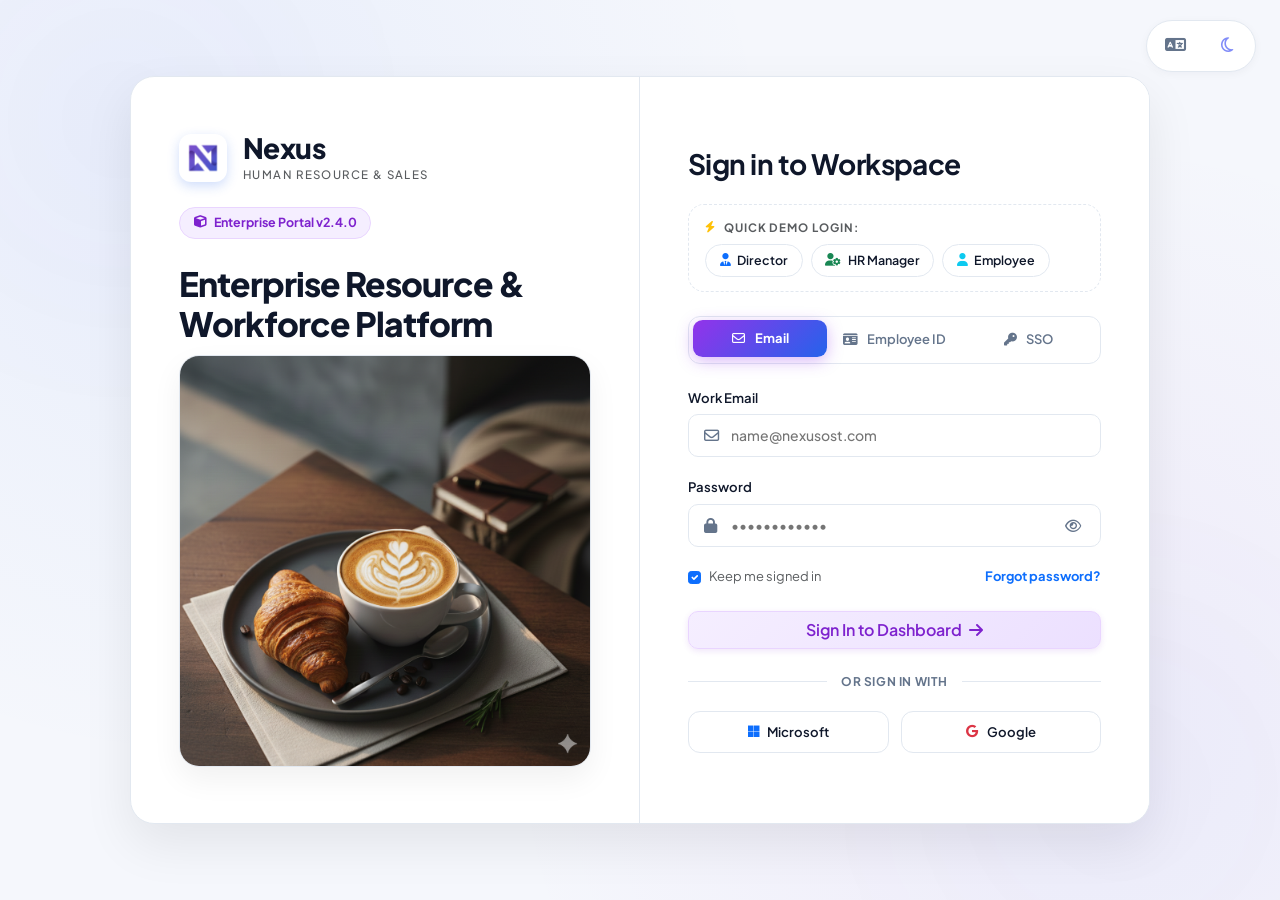
<file: pages/index.html>
<!DOCTYPE html>
<html lang="en">
<head>
  <meta charset="UTF-8">
  <meta http-equiv="refresh" content="0;url=login.html">
  <link rel="icon" type="image/x-icon" href="../assets/favicon.ico" />
  <title>Nexus Enterprise ERP & HRM</title>
  <script>window.location.href = "login.html";</script>
</head>
<body>
  <p>Redirecting to <a href="login.html">Login</a>...</p>
</body>
</html>
</file>
<file: css/style.css>
@import url("https://fonts.googleapis.com/css2?family=Plus+Jakarta+Sans:wght@300;400;500;600;700;800&display=swap");

/* ==========================================================================
   KEYFRAMES & ANIMATIONS LIBRARY - NexusOST (Merged into style.css)
   ========================================================================== */

/* --------------------------------------------------------------------------
   1. BADGE & STATUS ANIMATIONS
   -------------------------------------------------------------------------- */
@keyframes badgePulse {
  0%,
  100% {
    transform: scale(1);
  }
  50% {
    transform: scale(1.12);
  }
}

@keyframes pulseDotAnimation {
  0% {
    transform: scale(0.95);
    box-shadow: 0 0 0 0 rgba(16, 185, 129, 0.7);
  }
  70% {
    transform: scale(1);
    box-shadow: 0 0 0 8px rgba(16, 185, 129, 0);
  }
  100% {
    transform: scale(0.95);
    box-shadow: 0 0 0 0 rgba(16, 185, 129, 0);
  }
}

@keyframes fadeIn {
  0% {
    opacity: 0;
    transform: translateY(6px);
  }
  100% {
    opacity: 1;
    transform: translateY(0);
  }
}

@keyframes sparkleGlow {
  0%,
  100% {
    transform: scale(1) rotate(0deg);
    opacity: 0.8;
  }
  50% {
    transform: scale(1.15) rotate(12deg);
    opacity: 1;
    filter: drop-shadow(0 0 6px rgba(245, 158, 11, 0.6));
  }
}

/* --------------------------------------------------------------------------
   2. ICON & HEADER MICRO-INTERACTIONS
   -------------------------------------------------------------------------- */
@keyframes waveAnimation {
  0% {
    transform: rotate(0deg);
  }
  15% {
    transform: rotate(14deg);
  }
  30% {
    transform: rotate(-8deg);
  }
  45% {
    transform: rotate(14deg);
  }
  60% {
    transform: rotate(-4deg);
  }
  75% {
    transform: rotate(10deg);
  }
  100% {
    transform: rotate(0deg);
  }
}

@keyframes bellRing {
  0% {
    transform: rotate(0deg);
  }
  5% {
    transform: rotate(14deg);
  }
  10% {
    transform: rotate(-12deg);
  }
  15% {
    transform: rotate(10deg);
  }
  20% {
    transform: rotate(-8deg);
  }
  25% {
    transform: rotate(6deg);
  }
  30% {
    transform: rotate(-4deg);
  }
  35% {
    transform: rotate(2deg);
  }
  40% {
    transform: rotate(0deg);
  }
  100% {
    transform: rotate(0deg);
  }
}

/* --------------------------------------------------------------------------
   3. THEME TOGGLE ANIMATIONS (SUN & MOON)
   -------------------------------------------------------------------------- */
@keyframes sunGlow {
  0% {
    filter: drop-shadow(0 0 2px rgba(255, 200, 50, 0.3));
    transform: rotate(0deg);
  }
  25% {
    filter: drop-shadow(0 0 8px rgba(255, 200, 50, 0.6));
  }
  50% {
    filter: drop-shadow(0 0 12px rgba(255, 200, 50, 0.8));
    transform: rotate(180deg);
  }
  75% {
    filter: drop-shadow(0 0 8px rgba(255, 200, 50, 0.6));
  }
  100% {
    filter: drop-shadow(0 0 2px rgba(255, 200, 50, 0.3));
    transform: rotate(360deg);
  }
}

@keyframes moonSwing {
  0% {
    transform: rotate(0deg) scale(1);
    filter: drop-shadow(0 0 3px rgba(160, 180, 255, 0.4));
  }
  10% {
    transform: rotate(12deg) scale(1.05);
    filter: drop-shadow(0 0 8px rgba(160, 180, 255, 0.7));
  }
  20% {
    transform: rotate(-10deg) scale(1);
    filter: drop-shadow(0 0 10px rgba(160, 180, 255, 0.8));
  }
  30% {
    transform: rotate(8deg) scale(1.03);
    filter: drop-shadow(0 0 12px rgba(160, 180, 255, 0.9));
  }
  40% {
    transform: rotate(-5deg) scale(1);
    filter: drop-shadow(0 0 8px rgba(160, 180, 255, 0.7));
  }
  50% {
    transform: rotate(0deg) scale(1);
    filter: drop-shadow(0 0 4px rgba(160, 180, 255, 0.5));
  }
  100% {
    transform: rotate(0deg) scale(1);
    filter: drop-shadow(0 0 3px rgba(160, 180, 255, 0.4));
  }
}

/* --------------------------------------------------------------------------
   5. TOAST SLIDE IN ANIMATION
   -------------------------------------------------------------------------- */
@keyframes nexusToastSlideIn {
  0% {
    opacity: 0;
    transform: translateX(40px) scale(0.95);
  }
  100% {
    opacity: 1;
    transform: translateX(0) scale(1);
  }
}

/* --------------------------------------------------------------------------
   6. TAB & NAVIGATION ANIMATIONS
   -------------------------------------------------------------------------- */
@keyframes tabLinePulse {
  0% {
    transform: scaleX(0);
    opacity: 0.5;
  }
  60% {
    transform: scaleX(1.08);
    opacity: 1;
  }
  100% {
    transform: scaleX(1);
    opacity: 1;
  }
}

@keyframes tabIconBounce {
  0% {
    transform: scale(1) rotate(0deg);
  }
  50% {
    transform: scale(1.32) rotate(-8deg);
  }
  100% {
    transform: scale(1.22) rotate(0deg);
  }
}

@keyframes tabPaneEntrance {
  0% {
    opacity: 0;
    transform: translateY(16px) scale(0.98);
  }
  65% {
    opacity: 0.9;
    transform: translateY(-2px) scale(1.002);
  }
  100% {
    opacity: 1;
    transform: translateY(0) scale(1);
  }
}

/* --------------------------------------------------------------------------
   8. AUTHENTICATION ANIMATIONS & KINETIC MOTION SYSTEM
   -------------------------------------------------------------------------- */
@keyframes orbFloat1 {
  0%,
  100% {
    transform: translate(0, 0) scale(1);
  }
  50% {
    transform: translate(30px, 40px) scale(1.1);
  }
}

@keyframes orbFloat2 {
  0%,
  100% {
    transform: translate(0, 0) scale(1);
  }
  50% {
    transform: translate(-35px, -25px) scale(1.08);
  }
}

@keyframes cardEntrance {
  0% {
    opacity: 0;
    transform: translateY(24px) scale(0.98);
  }
  100% {
    opacity: 1;
    transform: translateY(0) scale(1);
  }
}

@keyframes imageLevitate {
  0%,
  100% {
    transform: translateY(0);
  }
  50% {
    transform: translateY(-8px);
  }
}

@keyframes shimmerSweep {
  0% {
    transform: translateX(-100%) rotate(25deg);
  }
  100% {
    transform: translateX(200%) rotate(25deg);
  }
}

/* ==========================================================================
   UI COMPONENTS LIBRARY - NexusOST (Merged into style.css)
   ========================================================================== */

/* --------------------------------------------------------------------------
   1. BASE BADGE & LABEL SHAPES
   -------------------------------------------------------------------------- */
.badge-soft {
  display: inline-flex !important;
  align-items: center !important;
  gap: 0.35rem !important;
  padding: 0.25rem 0.65rem !important;
  border-radius: 9999px !important;
  font-size: 0.75rem !important;
  font-weight: 600 !important;
  line-height: 1 !important;
}

.priority-badge {
  display: inline-flex !important;
  align-items: center !important;
  justify-content: center !important;
  padding: 0.25rem 0.65rem !important;
  border-radius: 9999px !important;
  font-size: 0.72rem !important;
  font-weight: 700 !important;
  letter-spacing: 0.02em !important;
  text-transform: capitalize !important;
  line-height: 1 !important;
}

/* --------------------------------------------------------------------------
   2. REUSABLE COLOR THEME BADGES (POWERED BY THEME VARIABLES)
   -------------------------------------------------------------------------- */
.badge-purple {
  background-color: var(--badge-purple-bg) !important;
  color: var(--badge-purple-text) !important;
  border: 1px solid var(--badge-purple-border) !important;
}

.badge-orange {
  background-color: var(--badge-orange-bg) !important;
  color: var(--badge-orange-text) !important;
  border: 1px solid var(--badge-orange-border) !important;
}

.badge-amber {
  background-color: var(--badge-amber-bg) !important;
  color: var(--badge-amber-text) !important;
  border: 1px solid var(--badge-amber-border) !important;
}

.badge-cyan {
  background-color: var(--badge-cyan-bg) !important;
  color: var(--badge-cyan-text) !important;
  border: 1px solid var(--badge-cyan-border) !important;
}

.badge-rose {
  background-color: var(--badge-rose-bg) !important;
  color: var(--badge-rose-text) !important;
  border: 1px solid var(--badge-rose-border) !important;
}

.badge-red {
  background-color: var(--badge-red-bg) !important;
  color: var(--badge-red-text) !important;
  border: 1px solid var(--badge-red-border) !important;
}

.badge-green {
  background-color: var(--badge-green-bg) !important;
  color: var(--badge-green-text) !important;
  border: 1px solid var(--badge-green-border) !important;
}

.badge-blue {
  background-color: var(--badge-blue-bg) !important;
  color: var(--badge-blue-text) !important;
  border: 1px solid var(--badge-blue-border) !important;
}

.badge-slate {
  background-color: var(--badge-slate-bg) !important;
  color: var(--badge-slate-text) !important;
  border: 1px solid var(--badge-slate-border) !important;
}

.badge-indigo {
  background-color: var(--badge-indigo-bg) !important;
  color: var(--badge-indigo-text) !important;
  border: 1px solid var(--badge-indigo-border) !important;
}

.badge-teal {
  background-color: var(--badge-teal-bg) !important;
  color: var(--badge-teal-text) !important;
  border: 1px solid var(--badge-teal-border) !important;
}

/* Custom Color Subtle Utilities for Notifications & Badges */
.bg-teal-subtle {
  background-color: rgba(45, 212, 191, 0.12) !important;
}
.text-teal {
  color: var(--soft-teal-text) !important;
}
.bg-purple-subtle {
  background-color: rgba(168, 85, 247, 0.12) !important;
}
.text-purple {
  color: var(--soft-purple-text) !important;
}
.bg-rose-subtle {
  background-color: rgba(244, 63, 94, 0.12) !important;
}
.text-rose {
  color: var(--soft-rose-text) !important;
}
.bg-indigo-subtle {
  background-color: rgba(79, 70, 229, 0.12) !important;
}
.text-indigo {
  color: var(--soft-indigo-text) !important;
}
.bg-amber-subtle {
  background-color: rgba(245, 158, 11, 0.12) !important;
}
.text-amber {
  color: var(--soft-amber-text) !important;
}

/* --------------------------------------------------------------------------
   3. SOFT PASTEL CARDS & METRIC COMPONENTS
   -------------------------------------------------------------------------- */
.metric-card-pastel {
  border-radius: var(--radius-xl);
  padding: 0.95rem 1.1rem;
  position: relative;
  overflow: hidden;
  height: 100%;
  min-height: 105px;
  display: flex;
  align-items: stretch;
  justify-content: space-between;
  box-shadow: 0 4px 15px rgba(0, 0, 0, 0.02);
  transition:
    transform 0.2s ease,
    box-shadow 0.2s ease;
}

.metric-card-pastel:hover {
  transform: translateY(-2px);
  box-shadow: 0 8px 25px rgba(0, 0, 0, 0.05);
}

/* Card Pastel Color Fills */
.card-pastel-blue {
  background: var(--grad-card-blue);
  border: 1px solid var(--badge-blue-border);
}
.card-pastel-purple {
  background: var(--grad-card-purple);
  border: 1px solid var(--badge-purple-border);
}
.card-pastel-mint {
  background: var(--grad-card-mint);
  border: 1px solid var(--badge-green-border);
}
.card-pastel-rose {
  background: var(--grad-card-rose);
  border: 1px solid var(--badge-rose-border);
}
.card-pastel-amber {
  background: var(--grad-card-amber);
  border: 1px solid var(--badge-amber-border);
}
.card-pastel-orange {
  background: var(--grad-card-orange);
  border: 1px solid var(--badge-orange-border);
}
.card-pastel-teal {
  background: var(--grad-card-teal);
  border: 1px solid var(--badge-teal-border);
}
.card-pastel-slate {
  background: var(--grad-card-slate);
  border: 1px solid var(--badge-slate-border);
}
.card-pastel-indigo {
  background: var(--grad-card-indigo, var(--soft-indigo-grad));
  border: 1px solid var(--badge-indigo-border);
}
.card-pastel-red {
  background: var(--grad-card-red, var(--soft-red-grad));
  border: 1px solid var(--badge-red-border);
}

/* Card Pastel Typography & Elements */
.metric-pastel-title {
  font-size: 0.68rem;
  font-weight: 800;
  text-transform: uppercase;
  letter-spacing: 0.05em;
  color: var(--text-muted);
  margin-bottom: 0;
  white-space: nowrap;
}

.metric-pastel-val {
  font-size: 1.65rem;
  font-weight: 800;
  color: var(--text-main);
  letter-spacing: -0.03em;
  line-height: 1;
  margin-bottom: 0;
  white-space: nowrap;
}

.metric-pastel-sub {
  font-size: 0.72rem;
  font-weight: 600;
  color: var(--text-muted);
  white-space: nowrap;
}

.metric-pastel-icon-floating {
  width: 38px;
  height: 38px;
  background: #ffffff;
  border-radius: 50%;
  display: flex;
  align-items: center;
  justify-content: center;
  font-size: 0.95rem;
  box-shadow: 0 3px 10px rgba(15, 23, 42, 0.08);
  flex-shrink: 0;
}

/* Card Floating Icons & Badge Accents */
.card-pastel-blue .metric-pastel-icon-floating {
  color: var(--badge-blue-text);
}
.card-pastel-purple .metric-pastel-icon-floating {
  color: var(--badge-purple-text);
}
.card-pastel-mint .metric-pastel-icon-floating {
  color: var(--badge-green-text);
}
.card-pastel-amber .metric-pastel-icon-floating {
  color: var(--badge-amber-text);
}
.card-pastel-rose .metric-pastel-icon-floating {
  color: var(--badge-rose-text);
}
.card-pastel-orange .metric-pastel-icon-floating {
  color: var(--badge-orange-text);
}
.card-pastel-teal .metric-pastel-icon-floating {
  color: var(--badge-teal-text);
}
.card-pastel-indigo .metric-pastel-icon-floating {
  color: var(--badge-indigo-text);
}
.card-pastel-red .metric-pastel-icon-floating {
  color: var(--badge-red-text);
}

/* Card Tag Pills */
.card-pastel-blue .metric-tag-pill {
  background: var(--badge-blue-bg);
  color: var(--badge-blue-text);
  border: 1px solid var(--badge-blue-border);
  box-shadow: 0 1px 3px rgba(37, 99, 235, 0.1);
}
.card-pastel-mint .metric-tag-pill {
  background: var(--badge-green-bg);
  color: var(--badge-green-text);
  border: 1px solid var(--badge-green-border);
  box-shadow: 0 1px 3px rgba(16, 185, 129, 0.1);
}
.card-pastel-purple .metric-tag-pill {
  background: var(--badge-purple-bg);
  color: var(--badge-purple-text);
  border: 1px solid var(--badge-purple-border);
  box-shadow: 0 1px 3px rgba(139, 92, 246, 0.1);
}
.card-pastel-rose .metric-tag-pill {
  background: var(--badge-rose-bg);
  color: var(--badge-rose-text);
  border: 1px solid var(--badge-rose-border);
  box-shadow: 0 1px 3px rgba(225, 29, 72, 0.1);
}
.card-pastel-amber .metric-tag-pill {
  background: var(--badge-amber-bg);
  color: var(--badge-amber-text);
  border: 1px solid var(--badge-amber-border);
  box-shadow: 0 1px 3px rgba(217, 119, 6, 0.1);
}
.card-pastel-teal .metric-tag-pill {
  background: var(--badge-teal-bg);
  color: var(--badge-teal-text);
  border: 1px solid var(--badge-teal-border);
  box-shadow: 0 1px 3px rgba(45, 212, 191, 0.1);
}
.card-pastel-orange .metric-tag-pill {
  background: var(--badge-orange-bg);
  color: var(--badge-orange-text);
  border: 1px solid var(--badge-orange-border);
  box-shadow: 0 1px 3px rgba(249, 115, 22, 0.1);
}
.card-pastel-indigo .metric-tag-pill {
  background: var(--badge-indigo-bg);
  color: var(--badge-indigo-text);
  border: 1px solid var(--badge-indigo-border);
  box-shadow: 0 1px 3px rgba(79, 70, 229, 0.1);
}
.card-pastel-red .metric-tag-pill {
  background: var(--badge-red-bg);
  color: var(--badge-red-text);
  border: 1px solid var(--badge-red-border);
  box-shadow: 0 1px 3px rgba(220, 38, 38, 0.1);
}

/* --------------------------------------------------------------------------
   4. TIMELINE ICON BOX & COLOR VARIANTS
   -------------------------------------------------------------------------- */
.timeline-icon-box {
  width: 40px;
  height: 40px;
  border-radius: 12px;
  display: flex;
  align-items: center;
  justify-content: center;
  font-size: 1rem;
  flex-shrink: 0;
  transition: all 0.25s ease;
}

.timeline-icon-blue {
  background-color: var(--badge-blue-bg);
  color: var(--badge-blue-text);
  border: 1px solid var(--badge-blue-border);
}
.timeline-icon-green {
  background-color: var(--badge-green-bg);
  color: var(--badge-green-text);
  border: 1px solid var(--badge-green-border);
}
.timeline-icon-purple {
  background-color: var(--badge-purple-bg);
  color: var(--badge-purple-text);
  border: 1px solid var(--badge-purple-border);
}
.timeline-icon-orange {
  background-color: var(--badge-orange-bg);
  color: var(--badge-orange-text);
  border: 1px solid var(--badge-orange-border);
}
.timeline-icon-pink {
  background-color: var(--badge-rose-bg);
  color: var(--badge-rose-text);
  border: 1px solid var(--badge-rose-border);
}

/* --------------------------------------------------------------------------
   5. NEXUS ENTERPRISE TOAST NOTIFICATION SYSTEM
   -------------------------------------------------------------------------- */
.toast-container-custom {
  position: fixed;
  top: 1.5rem;
  right: 1.5rem;
  z-index: 1090;
  display: flex;
  flex-direction: column;
  gap: 0.75rem;
  max-width: 400px;
  width: calc(100vw - 3rem);
  pointer-events: none;
}

.toast-item {
  pointer-events: auto;
  background: var(--bg-surface, #ffffff);
  border: 1px solid var(--border-color, #e2e8f0);
  border-radius: var(--radius-lg, 14px);
  box-shadow:
    0 14px 35px -5px rgba(15, 23, 42, 0.12),
    0 4px 12px -2px rgba(15, 23, 42, 0.04);
  padding: 0.85rem 1rem 0.85rem 1.15rem;
  display: flex;
  align-items: flex-start;
  gap: 0.85rem;
  position: relative;
  overflow: hidden;
  animation: nexusToastSlideIn 0.35s cubic-bezier(0.16, 1, 0.3, 1) forwards;
  transition:
    transform 0.25s cubic-bezier(0.16, 1, 0.3, 1),
    opacity 0.25s ease;
}

.toast-item.toast-hiding {
  opacity: 0;
  transform: translateX(100%) scale(0.92);
}

.toast-accent-bar {
  position: absolute;
  left: 0;
  top: 0;
  bottom: 0;
  width: 4px;
  border-top-left-radius: 14px;
  border-bottom-left-radius: 14px;
}

.toast-icon-box {
  width: 36px;
  height: 36px;
  border-radius: 10px;
  display: flex;
  align-items: center;
  justify-content: center;
  font-size: 1.05rem;
  flex-shrink: 0;
}

/* Status Color Mapping with Theme Color Tokens */
.toast-primary .toast-accent-bar {
  background-color: var(--color-primary, #4f46e5) !important;
}
.toast-primary .toast-icon-box {
  background-color: rgba(79, 70, 229, 0.12) !important;
  color: var(--color-primary, #4f46e5) !important;
}

.toast-info .toast-accent-bar {
  background-color: var(--color-info, #0284c7) !important;
}
.toast-info .toast-icon-box {
  background-color: rgba(2, 132, 199, 0.12) !important;
  color: var(--color-info, #0284c7) !important;
}

.toast-success .toast-accent-bar {
  background-color: var(--color-success, #10b981) !important;
}
.toast-success .toast-icon-box {
  background-color: rgba(16, 185, 129, 0.12) !important;
  color: var(--color-success, #10b981) !important;
}

.toast-warning .toast-accent-bar {
  background-color: var(--color-warning, #f59e0b) !important;
}
.toast-warning .toast-icon-box {
  background-color: rgba(245, 158, 11, 0.12) !important;
  color: var(--color-warning, #f59e0b) !important;
}

.toast-danger .toast-accent-bar {
  background-color: var(--color-danger, #ef4444) !important;
}
.toast-danger .toast-icon-box {
  background-color: rgba(239, 68, 68, 0.12) !important;
  color: var(--color-danger, #ef4444) !important;
}

.toast-content {
  flex: 1;
  min-width: 0;
  padding-right: 0.25rem;
}

.toast-title {
  font-weight: 700;
  font-size: 0.865rem;
  color: var(--text-main, #0f172a);
  margin: 0 0 0.2rem 0;
  line-height: 1.25;
}

.toast-message {
  font-size: 0.775rem;
  color: var(--text-muted, #64748b);
  margin: 0;
  line-height: 1.4;
}

.toast-close {
  background: transparent;
  border: none;
  color: var(--text-light, #94a3b8);
  font-size: 0.85rem;
  cursor: pointer;
  padding: 0.25rem;
  border-radius: 6px;
  display: flex;
  align-items: center;
  justify-content: center;
  transition: all 0.18s ease;
  line-height: 1;
  margin-top: -2px;
}

.toast-close:hover {
  background-color: var(--bg-hover, #f1f5f9);
  color: var(--text-main, #0f172a);
}

:root {
  --font-primary:
    "Plus Jakarta Sans", -apple-system, BlinkMacSystemFont, "Segoe UI", Roboto, sans-serif;

  /* ==========================================================================
     TIER 1: PRIMITIVE COLOR PALETTE SWATCHES
     ========================================================================== */
  /* Blue */
  --palette-blue-50: #eff6ff;
  --palette-blue-100: #dbeafe;
  --palette-blue-200: #bfdbfe;
  --palette-blue-500: #3b82f6;
  --palette-blue-600: #2563eb;
  --palette-blue-700: #1d4ed8;

  /* Purple */
  --palette-purple-50: #f5eeff;
  --palette-purple-100: #ece0ff;
  --palette-purple-200: #e9d5ff;
  --palette-purple-500: #a855f7;
  --palette-purple-600: #7e22ce;
  --palette-purple-700: #581c87;

  /* Emerald / Green */
  --palette-green-50: #dcfce7;
  --palette-green-100: #dcfce7;
  --palette-green-200: #bbf7d0;
  --palette-green-500: #10b981;
  --palette-green-600: #15803d;
  --palette-green-700: #047857;

  /* Amber / Yellow */
  --palette-amber-50: #fef3c7;
  --palette-amber-100: #fde68a;
  --palette-amber-200: #fcd34d;
  --palette-amber-500: #f59e0b;
  --palette-amber-600: #b45309;
  --palette-amber-700: #92400e;

  /* Orange */
  --palette-orange-50: #fff7ed;
  --palette-orange-100: #ffedd5;
  --palette-orange-200: #fdba74;
  --palette-orange-500: #f97316;
  --palette-orange-600: #c2410c;
  --palette-orange-700: #9a3412;

  /* Red / Rose */
  --palette-red-50: #fff1f2;
  --palette-red-100: #ffe4e6;
  --palette-red-200: #fecdd3;
  --palette-red-500: #ef4444;
  --palette-red-600: #be123c;
  --palette-red-700: #881337;

  /* Rose / Pink */
  --palette-rose-50: #fce7f3;
  --palette-rose-100: #fbcfe8;
  --palette-rose-200: #f9a8d4;
  --palette-rose-500: #f43f5e;
  --palette-rose-600: #be185d;
  --palette-rose-700: #9f1239;

  /* Cyan / Sky */
  --palette-cyan-50: #e0f2fe;
  --palette-cyan-100: #bae6fd;
  --palette-cyan-200: #7dd3fc;
  --palette-cyan-500: #06b6d4;
  --palette-cyan-600: #0284c7;
  --palette-cyan-700: #0369a1;

  /* Indigo */
  --palette-indigo-50: #e0e7ff;
  --palette-indigo-100: #c7d2fe;
  --palette-indigo-200: #a5b4fc;
  --palette-indigo-500: #6366f1;
  --palette-indigo-600: #4338ca;
  --palette-indigo-700: #3730a3;

  /* Teal */
  --palette-teal-50: #e6f8f3;
  --palette-teal-100: #ccfbf1;
  --palette-teal-200: #b8eadf;
  --palette-teal-500: #14b8a6;
  --palette-teal-600: #0d9488;
  --palette-teal-700: #0f766e;

  /* Slate / Neutral */
  --palette-slate-50: #f8fafc;
  --palette-slate-100: #f1f5f9;
  --palette-slate-200: #e2e8f0;
  --palette-slate-400: #94a3b8;
  --palette-slate-500: #64748b;
  --palette-slate-800: #0f172a;

  /* Legacy primary scale aliases */
  --primary-50: var(--palette-blue-50);
  --primary-100: var(--palette-blue-100);
  --primary-500: var(--palette-blue-500);
  --primary-600: var(--palette-blue-600);
  --primary-700: var(--palette-blue-700);

  /* ==========================================================================
     TIER 2: SEMANTIC DESIGN SYSTEM TOKENS (LIGHT MODE)
     ========================================================================== */
  /* Surfaces & Backgrounds */
  --bg-app: #f5f7fc;
  --bg-surface: #ffffff;
  --bg-sidebar: #ffffff;
  --bg-card: #ffffff;
  --bg-header-table: var(--palette-slate-50);
  --bg-hover: var(--palette-slate-50);
  --bg-dropdown: #ffffff;
  --bg-dropdown-hover: var(--palette-slate-100);

  /* Typography & Borders */
  --text-main: var(--palette-slate-800);
  --text-muted: var(--palette-slate-500);
  --text-light: var(--palette-slate-400);
  --border-color: var(--palette-slate-200);
  --border-light: var(--palette-slate-100);
  --border-dropdown: rgba(226, 232, 240, 0.95);

  /* Sidebar Navigation Tokens */
  --bg-sidebar-hover: var(--palette-blue-50);
  --bg-sidebar-active: #eef4ff;
  --text-sidebar-hover: var(--palette-blue-600);
  --text-sidebar-active: var(--palette-blue-600);
  --border-sidebar-indicator: var(--palette-blue-600);
  --sidebar-width: 260px;
  --sidebar-collapsed-width: 76px;
  --topbar-height: 76px;
  --radius-xl: 18px;
  --radius-lg: 14px;
  --radius-md: 10px;

  /* Custom Scrollbar Tokens */
  --scrollbar-thumb: #cbd5e1;
  --scrollbar-thumb-hover: #94a3b8;

  /* Modal & Popup Tokens */
  --modal-bg: var(--bg-surface);
  --modal-color: var(--text-main);
  --modal-border: var(--border-color);
  --modal-header-footer-bg: var(--bg-surface);
  --modal-header-footer-border: var(--border-light);
  --btn-close-filter: none;

  /* Shadows */
  --shadow-sm: 0 1px 3px rgba(15, 23, 42, 0.03), 0 1px 2px rgba(15, 23, 42, 0.02);
  --shadow-card: 0 4px 20px -2px rgba(15, 23, 42, 0.04), 0 2px 6px -1px rgba(15, 23, 42, 0.02);
  --shadow-hover: 0 10px 25px -5px rgba(15, 23, 42, 0.08), 0 8px 10px -6px rgba(15, 23, 42, 0.03);
  --shadow-focus: 0 0 0 4px rgba(59, 130, 246, 0.12);

  /* Status Colors */
  --color-primary: var(--palette-blue-600);
  --color-info: var(--palette-cyan-500);
  --color-success: var(--palette-green-500);
  --color-warning: var(--palette-amber-500);
  --color-danger: var(--palette-red-500);

  /* UNIFIED SOFT COLOR FAMILY TOKENS (LIGHT MODE) */
  /* Purple */
  --soft-purple-bg: var(--palette-purple-50);
  --soft-purple-bg-hover: var(--palette-purple-100);
  --soft-purple-border: var(--palette-purple-200);
  --soft-purple-text: var(--palette-purple-600);
  --soft-purple-grad: linear-gradient(135deg, #f5eeff 0%, #ece0ff 100%);
  --soft-purple-grad-hover: linear-gradient(135deg, #ece0ff 0%, #e9d5ff 100%);

  /* Blue */
  --soft-blue-bg: var(--palette-blue-50);
  --soft-blue-bg-hover: var(--palette-blue-100);
  --soft-blue-border: var(--palette-blue-200);
  --soft-blue-text: var(--palette-blue-600);
  --soft-blue-grad: linear-gradient(135deg, #eef4ff 0%, #e0ecff 100%);
  --soft-blue-grad-hover: linear-gradient(135deg, #e0ecff 0%, #c7d2fe 100%);

  /* Cyan / Sky */
  --soft-cyan-bg: var(--palette-cyan-50);
  --soft-cyan-bg-hover: var(--palette-cyan-100);
  --soft-cyan-border: var(--palette-cyan-100);
  --soft-cyan-text: var(--palette-cyan-600);
  --soft-cyan-grad: linear-gradient(135deg, #e0f2fe 0%, #bae6fd 100%);
  --soft-cyan-grad-hover: linear-gradient(135deg, #bae6fd 0%, #7dd3fc 100%);

  /* Green / Emerald */
  --soft-green-bg: var(--palette-green-50);
  --soft-green-bg-hover: var(--palette-green-100);
  --soft-green-border: var(--palette-green-200);
  --soft-green-text: var(--palette-green-600);
  --soft-green-grad: linear-gradient(135deg, #dcfce7 0%, #bbf7d0 100%);
  --soft-green-grad-hover: linear-gradient(135deg, #bbf7d0 0%, #a7f3d0 100%);

  /* Amber / Yellow */
  --soft-amber-bg: var(--palette-amber-50);
  --soft-amber-bg-hover: var(--palette-amber-100);
  --soft-amber-border: var(--palette-amber-200);
  --soft-amber-text: var(--palette-amber-600);
  --soft-amber-grad: linear-gradient(135deg, #fef3c7 0%, #fde68a 100%);
  --soft-amber-grad-hover: linear-gradient(135deg, #fde68a 0%, #fcd34d 100%);

  /* Orange */
  --soft-orange-bg: var(--palette-orange-100);
  --soft-orange-bg-hover: var(--palette-orange-200);
  --soft-orange-border: var(--palette-orange-200);
  --soft-orange-text: var(--palette-orange-600);
  --soft-orange-grad: linear-gradient(135deg, #fff7ed 0%, #ffedd5 100%);
  --soft-orange-grad-hover: linear-gradient(135deg, #ffedd5 0%, #fed7aa 100%);

  /* Red / Rose */
  --soft-red-bg: var(--palette-red-100);
  --soft-red-bg-hover: var(--palette-red-200);
  --soft-red-border: var(--palette-red-200);
  --soft-red-text: var(--palette-red-600);
  --soft-red-grad: linear-gradient(135deg, #fff1f2 0%, #ffe4e6 100%);
  --soft-red-grad-hover: linear-gradient(135deg, #ffe4e6 0%, #fecdd3 100%);

  /* Rose (Pink / Soft Rose) */
  --soft-rose-bg: var(--palette-rose-50);
  --soft-rose-bg-hover: var(--palette-rose-100);
  --soft-rose-border: var(--palette-rose-100);
  --soft-rose-text: var(--palette-rose-600);
  --soft-rose-grad: linear-gradient(135deg, #fce7f3 0%, #fbcfe8 100%);
  --soft-rose-grad-hover: linear-gradient(135deg, #fbcfe8 0%, #f9a8d4 100%);

  /* Indigo */
  --soft-indigo-bg: var(--palette-indigo-50);
  --soft-indigo-bg-hover: var(--palette-indigo-100);
  --soft-indigo-border: var(--palette-indigo-100);
  --soft-indigo-text: var(--palette-indigo-700);
  --soft-indigo-grad: linear-gradient(135deg, #e0e7ff 0%, #c7d2fe 100%);
  --soft-indigo-grad-hover: linear-gradient(135deg, #c7d2fe 0%, #a5b4fc 100%);

  /* Teal */
  --soft-teal-bg: var(--palette-teal-50);
  --soft-teal-bg-hover: var(--palette-teal-100);
  --soft-teal-border: var(--palette-teal-200);
  --soft-teal-text: var(--palette-teal-600);
  --soft-teal-grad: linear-gradient(135deg, #e6f8f3 0%, #d3f3ea 100%);
  --soft-teal-grad-hover: linear-gradient(135deg, #d3f3ea 0%, #ccfbf1 100%);

  /* Slate */
  --soft-slate-bg: var(--palette-slate-100);
  --soft-slate-bg-hover: var(--palette-slate-200);
  --soft-slate-border: var(--palette-slate-200);
  --soft-slate-text: var(--palette-slate-500);
  --soft-slate-grad: linear-gradient(135deg, #f1f5f9 0%, #e2e8f0 100%);
  --soft-slate-grad-hover: linear-gradient(135deg, #e2e8f0 0%, #cbd5e1 100%);

  /* ==========================================================================
     TIER 3: COMPONENT & BACKWARD COMPATIBILITY ALIASES (LIGHT MODE)
     ========================================================================== */
  /* Soft Gradient Aliases */
  --grad-purple-soft: var(--soft-purple-grad);
  --grad-purple-soft-hover: var(--soft-purple-grad-hover);
  --grad-slate-soft: var(--soft-slate-grad);
  --grad-slate-soft-hover: var(--soft-slate-grad-hover);
  --grad-blue-soft: var(--soft-cyan-grad);
  --grad-blue-soft-hover: var(--soft-cyan-grad-hover);
  --grad-green-soft: var(--soft-green-grad);
  --grad-green-soft-hover: var(--soft-green-grad-hover);
  --grad-amber-soft: var(--soft-amber-grad);
  --grad-amber-soft-hover: var(--soft-amber-grad-hover);
  --grad-orange-soft: var(--soft-orange-grad);
  --grad-orange-soft-hover: var(--soft-orange-grad-hover);
  --grad-red-soft: var(--soft-red-grad);
  --grad-red-soft-hover: var(--soft-red-grad-hover);
  --grad-indigo-soft: var(--soft-indigo-grad);
  --grad-indigo-soft-hover: var(--soft-indigo-grad-hover);

  /* Metric Card Pastel Aliases */
  --grad-card-blue: var(--soft-blue-grad);
  --grad-card-purple: var(--soft-purple-grad);
  --grad-card-mint: var(--soft-green-grad);
  --grad-card-rose: var(--soft-red-grad);
  --grad-card-amber: var(--soft-amber-grad);
  --grad-card-orange: var(--soft-orange-grad);
  --grad-card-teal: var(--soft-teal-grad);
  --grad-card-slate: var(--soft-slate-grad);
  --grad-card-indigo: var(--soft-indigo-grad);
  --grad-card-red: var(--soft-red-grad);

  /* Soft Badge Color Aliases */
  --badge-purple-bg: var(--soft-purple-bg);
  --badge-purple-text: var(--soft-purple-text);
  --badge-purple-border: var(--soft-purple-border);

  --badge-orange-bg: var(--soft-orange-bg);
  --badge-orange-text: var(--soft-orange-text);
  --badge-orange-border: var(--soft-orange-border);

  --badge-amber-bg: var(--soft-amber-bg);
  --badge-amber-text: var(--soft-amber-text);
  --badge-amber-border: var(--soft-amber-border);

  --badge-cyan-bg: var(--soft-cyan-bg);
  --badge-cyan-text: var(--soft-cyan-text);
  --badge-cyan-border: var(--soft-cyan-border);

  --badge-rose-bg: var(--soft-rose-bg);
  --badge-rose-text: var(--soft-rose-text);
  --badge-rose-border: var(--soft-rose-border);

  --badge-red-bg: var(--soft-red-bg);
  --badge-red-text: var(--soft-red-text);
  --badge-red-border: var(--soft-red-border);

  --badge-green-bg: var(--soft-green-bg);
  --badge-green-text: var(--soft-green-text);
  --badge-green-border: var(--soft-green-border);

  --badge-blue-bg: var(--soft-blue-bg);
  --badge-blue-text: var(--soft-blue-text);
  --badge-blue-border: var(--soft-blue-border);

  --badge-slate-bg: var(--soft-slate-bg);
  --badge-slate-text: var(--soft-slate-text);
  --badge-slate-border: var(--soft-slate-border);

  --badge-indigo-bg: var(--soft-indigo-bg);
  --badge-indigo-text: var(--soft-indigo-text);
  --badge-indigo-border: var(--soft-indigo-border);

  --badge-teal-bg: var(--soft-teal-bg);
  --badge-teal-text: var(--soft-teal-text);
  --badge-teal-border: var(--soft-teal-border);

  /* Button Pastel Token Aliases */
  --btn-pastel-success-bg: var(--soft-green-grad);
  --btn-pastel-success-bg-hover: var(--soft-green-grad-hover);
  --btn-pastel-success-text: var(--soft-green-text);
  --btn-pastel-success-text-hover: var(--soft-green-text-hover, #14532d);
  --btn-pastel-success-border: var(--soft-green-border);
  --btn-pastel-success-border-hover: var(--soft-green-border-hover, #86efac);
  --btn-pastel-success-shadow: var(--soft-green-shadow, rgba(34, 197, 94, 0.12));
  --btn-pastel-success-shadow-hover: var(--soft-green-shadow-hover, rgba(34, 197, 94, 0.22));

  --btn-pastel-warning-bg: var(--soft-orange-grad);
  --btn-pastel-warning-bg-hover: var(--soft-orange-grad-hover);
  --btn-pastel-warning-text: var(--soft-orange-text);
  --btn-pastel-warning-text-hover: var(--soft-orange-text-hover, #7c2d12);
  --btn-pastel-warning-border: var(--soft-orange-border);
  --btn-pastel-warning-border-hover: var(--soft-orange-border-hover, #fb923c);
  --btn-pastel-warning-shadow: var(--soft-orange-shadow, rgba(249, 115, 22, 0.12));
  --btn-pastel-warning-shadow-hover: var(--soft-orange-shadow-hover, rgba(249, 115, 22, 0.22));

  --btn-pastel-danger-bg: var(--soft-red-grad);
  --btn-pastel-danger-bg-hover: var(--soft-red-grad-hover);
  --btn-pastel-danger-text: var(--soft-red-text);
  --btn-pastel-danger-text-hover: var(--soft-red-text-hover, #881337);
  --btn-pastel-danger-border: var(--soft-red-border);
  --btn-pastel-danger-border-hover: var(--soft-red-border-hover, #fda4af);
  --btn-pastel-danger-shadow: var(--soft-red-shadow, rgba(244, 63, 94, 0.12));
  --btn-pastel-danger-shadow-hover: var(--soft-red-shadow-hover, rgba(244, 63, 94, 0.22));

  --btn-pastel-reset-bg: var(--soft-slate-grad);
  --btn-pastel-reset-bg-hover: var(--soft-slate-grad-hover);
  --btn-pastel-reset-text: var(--text-muted);
  --btn-pastel-reset-text-hover: var(--text-main);
  --btn-pastel-reset-border: var(--border-color);
  --btn-pastel-reset-border-hover: var(--soft-slate-border-hover, #94a3b8);
  --btn-pastel-reset-shadow: var(--soft-slate-shadow, rgba(15, 23, 42, 0.04));
  --btn-pastel-reset-shadow-hover: var(--soft-slate-shadow-hover, rgba(15, 23, 42, 0.08));


  --btn-pastel-primary-bg: var(--soft-purple-grad);
  --btn-pastel-primary-bg-hover: var(--soft-purple-grad-hover);
  --btn-pastel-primary-text: var(--soft-purple-text);
  --btn-pastel-primary-text-hover: var(--soft-purple-text-hover, #581c87);
  --btn-pastel-primary-border: var(--soft-purple-border);
  --btn-pastel-primary-border-hover: var(--soft-purple-border-hover, #c084fc);
  --btn-pastel-primary-shadow: var(--soft-purple-shadow, rgba(126, 34, 206, 0.12));
  --btn-pastel-primary-shadow-hover: var(--soft-purple-shadow-hover, rgba(126, 34, 206, 0.22));

  --btn-pastel-io-bg: var(--soft-indigo-grad);
  --btn-pastel-io-bg-hover: var(--soft-indigo-grad-hover);
  --btn-pastel-io-text: var(--soft-indigo-text);
  --btn-pastel-io-text-hover: var(--soft-indigo-text-hover, #1e1b4b);
  --btn-pastel-io-border: var(--soft-indigo-border);
  --btn-pastel-io-border-hover: var(--soft-indigo-border-hover, #818cf8);
  --btn-pastel-io-shadow: var(--soft-indigo-shadow, rgba(55, 48, 163, 0.12));
  --btn-pastel-io-shadow-hover: var(--soft-indigo-shadow-hover, rgba(55, 48, 163, 0.22));

  /* ==========================================================================
     GROUP A: TOPBAR & NAVIGATION TOKENS (LIGHT MODE)
     ========================================================================== */
  --topbar-bg: transparent;
  --topbar-border: transparent;
  --topbar-scrolled-bg: rgba(255, 255, 255, 0.92);
  --topbar-scrolled-border: var(--border-color);
  --topbar-scrolled-shadow: 0 4px 16px rgba(15, 23, 42, 0.05);
  --topbar-mobile-bg: rgba(255, 255, 255, 0.92);
  --topbar-mobile-border: var(--border-color);
  --topbar-mobile-shadow: 0 4px 16px rgba(15, 23, 42, 0.05);
  --topbar-btn-bg: var(--bg-surface);
  --topbar-btn-border: var(--border-color);
  --topbar-btn-shadow: 0 2px 8px rgba(15, 23, 42, 0.06);
  --topbar-btn-color: var(--text-main);
  --topbar-btn-hover-bg: var(--bg-hover);
  --topbar-btn-hover-color: var(--color-primary);
  --topbar-action-group-bg: var(--bg-surface);
  --topbar-action-group-border: var(--border-color);
  --topbar-action-group-shadow: 0 2px 8px rgba(15, 23, 42, 0.04);
  --btn-icon-action-bg: transparent;
  --btn-icon-action-border: none;
  --btn-icon-action-color: var(--text-muted);
  --btn-icon-action-shadow: none;
  --btn-icon-action-hover-bg: var(--bg-hover);
  --btn-icon-action-hover-color: var(--text-main);
  --theme-toggle-color: #818cf8;
  --sidebar-nav-link-color: var(--text-muted);

  /* ==========================================================================
     GROUP B: DROPDOWN TOKENS (LIGHT MODE)
     ========================================================================== */
  --dropdown-bg: var(--bg-surface);
  --dropdown-border: var(--border-dropdown);
  --dropdown-shadow: var(--shadow-hover);
  --dropdown-color: var(--text-main);
  --dropdown-item-color: var(--text-main);
  --dropdown-item-hover-bg: var(--bg-hover);
  --dropdown-item-hover-color: var(--text-main);
  --dropdown-divider-color: var(--border-light);
  --dropdown-icon-box-bg: rgba(15, 23, 42, 0.06);
  --dropdown-icon-box-color: var(--text-muted);
  --dropdown-icon-box-hover-bg: rgba(99, 102, 241, 0.12);
  --dropdown-icon-box-hover-color: var(--soft-indigo-text);
  --dropdown-header-info-bg: linear-gradient(
    135deg,
    rgba(241, 245, 249, 0.8),
    rgba(248, 250, 252, 0.95)
  );
  --dropdown-header-info-border: var(--border-color);
  --dropdown-header-name-color: var(--text-main);
  --dropdown-header-email-color: var(--text-muted);
  --dropdown-header-avatar-border: var(--bg-surface);
  --badge-dot-border: var(--bg-surface);

  /* ==========================================================================
     GROUP C: SIDEBAR COLLAPSED SUBMENU TOKENS (LIGHT MODE)
     ========================================================================== */
  --submenu-rail-bg: var(--border-color);
  --submenu-node-bg: var(--bg-surface);
  --submenu-node-border: var(--border-color);
  --submenu-node-shadow: 0 1px 4px rgba(15, 23, 42, 0.08);
  --submenu-node-color: var(--text-muted);
  --submenu-node-hover-bg: var(--bg-surface);
  --submenu-node-hover-border: var(--color-primary);
  --submenu-node-hover-shadow: 0 4px 12px rgba(37, 99, 235, 0.2);
  --submenu-node-hover-color: var(--color-primary);
  --submenu-node-hover-icon-color: var(--color-primary);
  --submenu-node-active-bg: var(--primary-600);
  --submenu-node-active-border: var(--primary-600);
  --submenu-node-active-shadow: 0 4px 12px rgba(37, 99, 235, 0.35);
  --submenu-node-active-color: #ffffff;

  /* ==========================================================================
     GROUP D: FORM, TABLE, SCROLLBAR & CARD TOKENS (LIGHT MODE)
     ========================================================================== */
  --form-input-bg: var(--bg-surface);
  --form-input-color: var(--text-main);
  --form-input-border: var(--border-color);
  --form-input-placeholder: var(--text-light);
  --form-select-option-bg: var(--bg-surface);
  --table-color: var(--text-main);
  --table-hover-bg: var(--bg-hover);
  --table-th-bg: var(--bg-header-table);
  --table-th-color: var(--text-muted);
  --table-th-border: var(--border-color);
  --table-td-bg: var(--bg-surface);
  --table-td-color: var(--text-main);
  --table-td-border: var(--border-color);
  --table-hover-td-bg: var(--bg-hover);
  --table-scrollbar-track: #f1f5f9;
  --table-scrollbar-thumb: #cbd5e1;
  --table-scrollbar-thumb-hover: #94a3b8;
  --erp-card-bg: var(--bg-surface);
  --erp-card-border: var(--border-color);
  --erp-card-shadow: none;
  --btn-light-bg: var(--bg-surface);
  --btn-light-border: var(--border-color);
  --btn-light-color: var(--text-main);
  --btn-light-hover-bg: var(--bg-hover);
  --btn-light-hover-color: var(--text-main);
  --donut-legend-item-bg: var(--bg-surface);
  --donut-legend-item-border: var(--border-color);
  --donut-legend-val-color: var(--text-main);
  --timeline-activity-border: var(--border-light);
  --apexcharts-donut-stroke: transparent;

  /* ==========================================================================
     GROUP E: TYPOGRAPHY & BOOTSTRAP OVERRIDE TOKENS (LIGHT MODE)
     ========================================================================== */
  --color-text-dark-override: var(--text-main);
  --color-text-muted-override: var(--text-muted);
  --page-header-subtitle-color: var(--text-muted);
  --page-header-subtitle-strong: var(--text-main);
  --bg-primary-subtle-override: rgba(59, 130, 246, 0.08);
  --color-primary-subtle-override: var(--color-primary);
  --bg-body-tertiary-bg: var(--bg-hover);
  --bg-body-tertiary-border: var(--border-color);
  --sidebar-footer-graphic-bg: linear-gradient(
    180deg,
    rgba(248, 250, 252, 0) 0%,
    var(--bg-sidebar) 100%
  );
  --sidebar-footer-graphic-border: var(--border-light);
}

/* ==========================================================================
   DARK MODE THEME VARIABLES (AUTOMATIC UNIFIED OVERRIDES)
   ========================================================================== */
[data-theme="dark"] {
  --bg-app: #121214;
  --bg-surface: #1e1e24;
  --bg-sidebar: #0e0e10;
  --bg-card: #1e1e24;
  --bg-header-table: #0e0e10;
  --bg-hover: #2d2d34;
  --bg-dropdown: #1e1e24;
  --bg-dropdown-hover: #2d2d34;

  --text-main: #f4f4f5;
  --text-muted: #a1a1aa;
  --text-light: #71717a;

  --border-color: #27272a;
  --border-light: #18181b;
  --border-dropdown: #27272a;

  --color-primary: #3b82f6;
  --color-info: #38bdf8;
  --color-success: #34d399;
  --color-warning: #fbbf24;
  --color-danger: #f87171;

  --bg-sidebar-hover: var(--bg-surface);
  --bg-sidebar-active: var(--bg-surface);
  --text-sidebar-hover: #60a5fa;
  --text-sidebar-active: #60a5fa;
  --border-sidebar-indicator: #60a5fa;

  --shadow-sm: 0 1px 3px rgba(0, 0, 0, 0.3);
  --shadow-card: 0 4px 20px -2px rgba(0, 0, 0, 0.4);
  --shadow-hover: 0 10px 25px -5px rgba(0, 0, 0, 0.5);
  --shadow-focus: 0 0 0 4px rgba(129, 140, 248, 0.25);

  /* Custom Scrollbar Tokens */
  --scrollbar-thumb: #334155;
  --scrollbar-thumb-hover: #475569;

  /* Modal & Popup Tokens */
  --modal-bg: #1e1e24;
  --modal-color: var(--text-main);
  --modal-border: rgba(255, 255, 255, 0.12);
  --modal-header-footer-bg: #1e1e24;
  --modal-header-footer-border: rgba(255, 255, 255, 0.08);
  --btn-close-filter: invert(1) grayscale(100%) brightness(200%);

  /* UNIFIED SOFT COLOR FAMILY TOKENS (DARK MODE SEMANTIC TOKENS) */
  --soft-purple-bg: rgba(126, 34, 206, 0.25);
  --soft-purple-border: rgba(168, 85, 247, 0.4);
  --soft-purple-border-hover: rgba(192, 132, 252, 0.65);
  --soft-purple-text: #c084fc;
  --soft-purple-text-hover: #ffffff;
  --soft-purple-shadow: rgba(168, 85, 247, 0.25);
  --soft-purple-shadow-hover: rgba(168, 85, 247, 0.45);
  --soft-purple-grad: linear-gradient(
    135deg,
    rgba(139, 92, 246, 0.2) 0%,
    rgba(124, 58, 237, 0.3) 100%
  );
  --soft-purple-grad-hover: linear-gradient(
    135deg,
    rgba(139, 92, 246, 0.35) 0%,
    rgba(124, 58, 237, 0.5) 100%
  );

  --soft-blue-bg: rgba(37, 99, 235, 0.25);
  --soft-blue-border: rgba(96, 165, 250, 0.4);
  --soft-blue-border-hover: rgba(147, 197, 253, 0.65);
  --soft-blue-text: #93c5fd;
  --soft-blue-text-hover: #ffffff;
  --soft-blue-shadow: rgba(37, 99, 235, 0.25);
  --soft-blue-shadow-hover: rgba(37, 99, 235, 0.45);
  --soft-blue-grad: linear-gradient(135deg, rgba(37, 99, 235, 0.2) 0%, rgba(29, 78, 216, 0.3) 100%);
  --soft-blue-grad-hover: linear-gradient(
    135deg,
    rgba(37, 99, 235, 0.35) 0%,
    rgba(29, 78, 216, 0.5) 100%
  );

  --soft-cyan-bg: rgba(2, 132, 199, 0.25);
  --soft-cyan-border: rgba(56, 189, 248, 0.4);
  --soft-cyan-border-hover: rgba(125, 211, 252, 0.6);
  --soft-cyan-text: #38bdf8;
  --soft-cyan-text-hover: #ffffff;
  --soft-cyan-shadow: rgba(56, 189, 248, 0.25);
  --soft-cyan-shadow-hover: rgba(56, 189, 248, 0.4);
  --soft-cyan-grad: linear-gradient(
    135deg,
    rgba(2, 132, 199, 0.25) 0%,
    rgba(3, 105, 161, 0.35) 100%
  );
  --soft-cyan-grad-hover: linear-gradient(
    135deg,
    rgba(2, 132, 199, 0.4) 0%,
    rgba(3, 105, 161, 0.55) 100%
  );

  --soft-green-bg: rgba(21, 128, 61, 0.25);
  --soft-green-border: rgba(74, 222, 128, 0.4);
  --soft-green-border-hover: rgba(110, 231, 183, 0.45);
  --soft-green-text: #6ee7b7;
  --soft-green-text-hover: #ffffff;
  --soft-green-shadow: rgba(34, 197, 94, 0.25);
  --soft-green-shadow-hover: rgba(34, 197, 94, 0.45);
  --soft-green-grad: linear-gradient(
    135deg,
    rgba(16, 185, 129, 0.2) 0%,
    rgba(4, 120, 87, 0.3) 100%
  );
  --soft-green-grad-hover: linear-gradient(
    135deg,
    rgba(16, 185, 129, 0.35) 0%,
    rgba(4, 120, 87, 0.5) 100%
  );

  --soft-amber-bg: rgba(217, 119, 6, 0.25);
  --soft-amber-border: rgba(251, 191, 36, 0.4);
  --soft-amber-border-hover: rgba(253, 224, 71, 0.65);
  --soft-amber-text: #fbbf24;
  --soft-amber-text-hover: #ffffff;
  --soft-amber-shadow: rgba(245, 158, 11, 0.25);
  --soft-amber-shadow-hover: rgba(245, 158, 11, 0.45);
  --soft-amber-grad: linear-gradient(
    135deg,
    rgba(245, 158, 11, 0.2) 0%,
    rgba(217, 119, 6, 0.3) 100%
  );
  --soft-amber-grad-hover: linear-gradient(
    135deg,
    rgba(245, 158, 11, 0.35) 0%,
    rgba(217, 119, 6, 0.5) 100%
  );

  --soft-orange-bg: rgba(194, 65, 12, 0.25);
  --soft-orange-border: rgba(251, 146, 60, 0.4);
  --soft-orange-border-hover: rgba(251, 146, 60, 0.45);
  --soft-orange-text: #fb923c;
  --soft-orange-text-hover: #ffffff;
  --soft-orange-shadow: rgba(249, 115, 22, 0.25);
  --soft-orange-shadow-hover: rgba(249, 115, 22, 0.45);
  --soft-orange-grad: linear-gradient(
    135deg,
    rgba(249, 115, 22, 0.2) 0%,
    rgba(194, 65, 12, 0.3) 100%
  );
  --soft-orange-grad-hover: linear-gradient(
    135deg,
    rgba(249, 115, 22, 0.35) 0%,
    rgba(194, 65, 12, 0.5) 100%
  );

  --soft-red-bg: rgba(225, 29, 72, 0.3);
  --soft-red-border: rgba(244, 63, 94, 0.5);
  --soft-red-border-hover: rgba(253, 164, 175, 0.45);
  --soft-red-text: #fda4af;
  --soft-red-text-hover: #ffffff;
  --soft-red-shadow: rgba(244, 63, 94, 0.25);
  --soft-red-shadow-hover: rgba(244, 63, 94, 0.45);
  --soft-red-grad: linear-gradient(135deg, rgba(225, 29, 72, 0.2) 0%, rgba(190, 18, 60, 0.3) 100%);
  --soft-red-grad-hover: linear-gradient(
    135deg,
    rgba(225, 29, 72, 0.35) 0%,
    rgba(190, 18, 60, 0.5) 100%
  );

  --soft-rose-bg: rgba(190, 24, 93, 0.25);
  --soft-rose-border: rgba(244, 114, 182, 0.4);
  --soft-rose-border-hover: rgba(244, 114, 182, 0.65);
  --soft-rose-text: #f472b6;
  --soft-rose-text-hover: #ffffff;
  --soft-rose-shadow: rgba(244, 114, 182, 0.25);
  --soft-rose-shadow-hover: rgba(244, 114, 182, 0.45);
  --soft-rose-grad: linear-gradient(135deg, rgba(190, 24, 93, 0.2) 0%, rgba(159, 18, 57, 0.3) 100%);
  --soft-rose-grad-hover: linear-gradient(
    135deg,
    rgba(190, 24, 93, 0.35) 0%,
    rgba(159, 18, 57, 0.5) 100%
  );

  --soft-indigo-bg: rgba(67, 56, 202, 0.25);
  --soft-indigo-border: rgba(129, 140, 248, 0.4);
  --soft-indigo-border-hover: rgba(165, 180, 252, 0.65);
  --soft-indigo-text: #818cf8;
  --soft-indigo-text-hover: #ffffff;
  --soft-indigo-shadow: rgba(99, 102, 241, 0.25);
  --soft-indigo-shadow-hover: rgba(99, 102, 241, 0.45);
  --soft-indigo-grad: linear-gradient(
    135deg,
    rgba(67, 56, 202, 0.25) 0%,
    rgba(49, 46, 129, 0.35) 100%
  );
  --soft-indigo-grad-hover: linear-gradient(
    135deg,
    rgba(67, 56, 202, 0.4) 0%,
    rgba(49, 46, 129, 0.55) 100%
  );

  --soft-teal-bg: rgba(13, 148, 136, 0.25);
  --soft-teal-border: rgba(45, 212, 191, 0.4);
  --soft-teal-border-hover: rgba(94, 234, 212, 0.65);
  --soft-teal-text: #2dd4bf;
  --soft-teal-text-hover: #ffffff;
  --soft-teal-shadow: rgba(20, 184, 166, 0.25);
  --soft-teal-shadow-hover: rgba(20, 184, 166, 0.45);
  --soft-teal-grad: linear-gradient(
    135deg,
    rgba(20, 184, 166, 0.2) 0%,
    rgba(13, 148, 136, 0.3) 100%
  );
  --soft-teal-grad-hover: linear-gradient(
    135deg,
    rgba(20, 184, 166, 0.35) 0%,
    rgba(13, 148, 136, 0.5) 100%
  );

  --soft-slate-bg: rgba(71, 85, 105, 0.3);
  --soft-slate-border: rgba(148, 163, 184, 0.3);
  --soft-slate-border-hover: rgba(203, 213, 225, 0.65);
  --soft-slate-text: #cbd5e1;
  --soft-slate-text-hover: #ffffff;
  --soft-slate-shadow: rgba(0, 0, 0, 0.25);
  --soft-slate-shadow-hover: rgba(0, 0, 0, 0.35);
  --soft-slate-grad: linear-gradient(
    135deg,
    rgba(71, 85, 105, 0.25) 0%,
    rgba(51, 65, 85, 0.35) 100%
  );
  --soft-slate-grad-hover: linear-gradient(
    135deg,
    rgba(71, 85, 105, 0.4) 0%,
    rgba(51, 65, 85, 0.55) 100%
  );

  /* ==========================================================================
     GROUP A: TOPBAR & NAVIGATION TOKENS (DARK MODE)
     ========================================================================== */
  --topbar-bg: transparent;
  --topbar-border: transparent;
  --topbar-scrolled-bg: rgba(30, 41, 59, 0.85);
  --topbar-scrolled-border: #334155;
  --topbar-scrolled-shadow: 0 4px 20px rgba(0, 0, 0, 0.3);
  --topbar-mobile-bg: rgba(18, 18, 20, 0.92);
  --topbar-mobile-border: var(--border-color);
  --topbar-mobile-shadow: 0 4px 20px rgba(0, 0, 0, 0.4);
  --topbar-btn-bg: var(--bg-surface);
  --topbar-btn-border: rgba(255, 255, 255, 0.08);
  --topbar-btn-shadow: 0 4px 12px rgba(0, 0, 0, 0.35);
  --topbar-btn-color: var(--text-main);
  --topbar-btn-hover-bg: var(--bg-hover);
  --topbar-btn-hover-color: #60a5fa;
  --topbar-action-group-bg: rgba(255, 255, 255, 0.06);
  --topbar-action-group-border: rgba(255, 255, 255, 0.14);
  --topbar-action-group-shadow:
    0 4px 20px rgba(0, 0, 0, 0.35), inset 0 1px 0 rgba(255, 255, 255, 0.1);
  --btn-icon-action-bg: transparent;
  --btn-icon-action-border: none;
  --btn-icon-action-color: #cbd5e1;
  --btn-icon-action-shadow: none;
  --btn-icon-action-hover-bg: rgba(255, 255, 255, 0.14);
  --btn-icon-action-hover-color: #ffffff;
  --theme-toggle-color: #fbbf24;
  --sidebar-nav-link-color: var(--text-muted);

  /* ==========================================================================
     GROUP B: DROPDOWN TOKENS (DARK MODE)
     ========================================================================== */
  --dropdown-bg: var(--bg-surface);
  --dropdown-border: rgba(255, 255, 255, 0.08);
  --dropdown-shadow: 0 20px 40px -10px rgba(0, 0, 0, 0.65), 0 0 1px rgba(255, 255, 255, 0.08);
  --dropdown-color: var(--text-main);
  --dropdown-item-color: #cbd5e1;
  --dropdown-item-hover-bg: var(--bg-hover);
  --dropdown-item-hover-color: #ffffff;
  --dropdown-divider-color: rgba(255, 255, 255, 0.1);
  --dropdown-icon-box-bg: rgba(255, 255, 255, 0.08);
  --dropdown-icon-box-color: #cbd5e1;
  --dropdown-icon-box-hover-bg: rgba(99, 102, 241, 0.25);
  --dropdown-icon-box-hover-color: #818cf8;
  --dropdown-header-info-bg: linear-gradient(
    135deg,
    rgba(14, 14, 16, 0.95),
    rgba(30, 30, 36, 0.98)
  );
  --dropdown-header-info-border: rgba(255, 255, 255, 0.08);
  --dropdown-header-name-color: #f8fafc;
  --dropdown-header-email-color: #94a3b8;
  --dropdown-header-avatar-border: var(--bg-surface);
  --badge-dot-border: var(--bg-surface);

  /* ==========================================================================
     GROUP C: SIDEBAR COLLAPSED SUBMENU TOKENS (DARK MODE)
     ========================================================================== */
  --submenu-rail-bg: #334155;
  --submenu-node-bg: #1e293b;
  --submenu-node-border: #334155;
  --submenu-node-shadow: 0 2px 8px rgba(0, 0, 0, 0.3);
  --submenu-node-color: #94a3b8;
  --submenu-node-hover-bg: #334155;
  --submenu-node-hover-border: #60a5fa;
  --submenu-node-hover-shadow: 0 4px 14px rgba(59, 130, 246, 0.35);
  --submenu-node-hover-color: #60a5fa;
  --submenu-node-hover-icon-color: #60a5fa;
  --submenu-node-active-bg: #2563eb;
  --submenu-node-active-border: #3b82f6;
  --submenu-node-active-shadow: 0 4px 14px rgba(37, 99, 235, 0.5);
  --submenu-node-active-color: #ffffff;

  /* ==========================================================================
     GROUP D: FORM, TABLE, SCROLLBAR & CARD TOKENS (DARK MODE)
     ========================================================================== */
  --form-input-bg: var(--bg-app);
  --form-input-color: var(--text-main);
  --form-input-border: var(--border-color);
  --form-input-placeholder: var(--text-light);
  --form-select-option-bg: var(--bg-surface);
  --table-color: var(--text-main);
  --table-hover-bg: var(--bg-hover);
  --table-th-bg: var(--bg-header-table);
  --table-th-color: var(--text-muted);
  --table-th-border: var(--border-color);
  --table-td-bg: var(--bg-surface);
  --table-td-color: var(--text-main);
  --table-td-border: var(--border-color);
  --table-hover-td-bg: var(--bg-hover);
  --table-scrollbar-track: #18181b;
  --table-scrollbar-thumb: #3f3f46;
  --table-scrollbar-thumb-hover: #52525b;
  --erp-card-bg: #18181b;
  --erp-card-border: #27272a;
  --erp-card-shadow: 0 4px 20px rgba(0, 0, 0, 0.4);
  --btn-light-bg: var(--bg-surface);
  --btn-light-border: var(--border-color);
  --btn-light-color: var(--text-main);
  --btn-light-hover-bg: var(--bg-hover);
  --btn-light-hover-color: #ffffff;
  --donut-legend-item-bg: var(--bg-app);
  --donut-legend-item-border: var(--border-color);
  --donut-legend-val-color: var(--text-main);
  --timeline-activity-border: var(--border-color);
  --apexcharts-donut-stroke: var(--bg-surface);

  /* ==========================================================================
     GROUP E: TYPOGRAPHY & BOOTSTRAP OVERRIDE TOKENS (DARK MODE)
     ========================================================================== */
  --color-text-dark-override: #f8fafc;
  --color-text-muted-override: #94a3b8;
  --page-header-subtitle-color: #cbd5e1;
  --page-header-subtitle-strong: #ffffff;
  --bg-primary-subtle-override: rgba(37, 99, 235, 0.18);
  --color-primary-subtle-override: #60a5fa;
  --bg-body-tertiary-bg: var(--bg-hover);
  --bg-body-tertiary-border: var(--border-color);
  --sidebar-footer-graphic-bg: linear-gradient(
    180deg,
    rgba(14, 14, 16, 0) 0%,
    var(--bg-sidebar) 100%
  );
  --sidebar-footer-graphic-border: var(--border-color);

  /* Bootstrap Dark Mode Overrides */
  --bs-body-color: var(--text-main);
  --bs-body-bg: var(--bg-app);
  --bs-emphasis-color: var(--text-main);
  --bs-secondary-color: var(--text-muted);
  --bs-tertiary-color: var(--text-light);
  --bs-dark-rgb: 248, 250, 252;
  --bs-body-color-rgb: 244, 244, 245;
}

/* ==========================================================================
   GLOBAL DARK MODE UTILITY & TYPOGRAPHY OVERRIDES
   ========================================================================== */

[data-theme="dark"] .text-dark,
[data-theme="dark"] [class*="text-dark"],
[data-theme="dark"] .text-dark-emphasis {
  color: var(--text-main) !important;
}

[data-theme="dark"] .text-muted,
[data-theme="dark"] .text-secondary,
[data-theme="dark"] p.text-muted,
[data-theme="dark"] span.text-muted,
[data-theme="dark"] div.text-muted,
[data-theme="dark"] small.text-muted,
[data-theme="dark"] label.text-muted {
  color: var(--text-muted) !important;
}

[data-theme="dark"] h1,
[data-theme="dark"] h2,
[data-theme="dark"] h3,
[data-theme="dark"] h4,
[data-theme="dark"] h5,
[data-theme="dark"] h6,
[data-theme="dark"] .h1,
[data-theme="dark"] .h2,
[data-theme="dark"] .h3,
[data-theme="dark"] .h4,
[data-theme="dark"] .h5,
[data-theme="dark"] .h6 {
  color: var(--text-main);
}

/* ==========================================================================
   UNIFIED MODAL & POPUP DARK MODE DESIGN SYSTEM SPECIFICATION
   ========================================================================== */
.modal-content {
  background-color: var(--modal-bg) !important;
  color: var(--modal-color) !important;
  border: 1px solid var(--modal-border) !important;
}

.leave-emp-name {
  font-weight: 600;
  font-size: 0.875rem;
  color: var(--text-main);
  line-height: 1.2;
  margin-bottom: 2px;
  white-space: nowrap;
  overflow: hidden;
  text-overflow: ellipsis;
  max-width: 100%;
}

.leave-emp-role {
  font-size: 0.75rem;
  color: var(--text-muted);
  line-height: 1;
  white-space: nowrap;
  overflow: hidden;
  text-overflow: ellipsis;
  max-width: 100%;
}

.modal-header,
.modal-footer,
.modal-body {
  background-color: var(--modal-header-footer-bg) !important;
  color: var(--modal-color) !important;
  border-color: var(--modal-header-footer-border) !important;
}

.bg-light,
.bg-body-tertiary,
.bg-body-secondary {
  background-color: var(--bg-body-tertiary-bg) !important;
  color: var(--text-main) !important;
  border-color: var(--bg-body-tertiary-border) !important;
}

.bg-white {
  background-color: var(--bg-card) !important;
  color: var(--text-main) !important;
}

.btn-close {
  filter: var(--btn-close-filter);
}

/* Reset & Base Styles */
* {
  box-sizing: border-box;
  scrollbar-width: thin;
  scrollbar-color: var(--scrollbar-thumb) transparent;
}

/* ==========================================================================
   NexusOST Unified Design System - Global Custom Scrollbar Specification
   ========================================================================== */

/* WebKit Standard (Chrome, Edge, Safari, Opera, Brave) */
::-webkit-scrollbar {
  width: 6px;
  height: 6px;
}

::-webkit-scrollbar-button,
::-webkit-scrollbar-button:single-button,
::-webkit-scrollbar-button:vertical:start:decrement,
::-webkit-scrollbar-button:vertical:end:increment,
::-webkit-scrollbar-button:horizontal:start:decrement,
::-webkit-scrollbar-button:horizontal:end:increment {
  display: none !important;
  width: 0 !important;
  height: 0 !important;
}

::-webkit-scrollbar-track {
  background: transparent !important;
}

::-webkit-scrollbar-thumb {
  background: var(--scrollbar-thumb) !important;
  border-radius: 9999px !important;
  border: 1px solid transparent !important;
  background-clip: padding-box !important;
  transition: background-color 0.2s ease !important;
}

::-webkit-scrollbar-thumb:hover {
  background: var(--scrollbar-thumb-hover) !important;
  border: 1px solid transparent !important;
  background-clip: padding-box !important;
}

::-webkit-scrollbar-corner {
  background: transparent !important;
}

body {
  font-family: var(--font-primary);
  background-color: var(--bg-app);
  color: var(--text-main);
  margin: 0;
  padding: 0;
  /* overflow-x removed â€”Â would block apex-grid horizontal scroll */
  font-size: 0.925rem;
  -webkit-font-smoothing: antialiased;
}

a {
  text-decoration: none;
  color: inherit;
}

/* Layout Wrapper */
.app-wrapper {
  display: flex;
  min-height: 100vh;
}

/* Sidebar Styling */
.app-sidebar {
  width: var(--sidebar-width);
  background: var(--bg-sidebar);
  border-right: 1px solid var(--border-color);
  display: flex;
  flex-direction: column;
  position: fixed;
  top: 0;
  bottom: 0;
  left: 0;
  z-index: 1040;
  transition:
    width 0.25s cubic-bezier(0.4, 0, 0.2, 1),
    transform 0.3s ease;
  overflow: hidden;
}

/* Collapsed Sidebar Mode (Icon-Only) */
.sidebar-collapsed .app-sidebar,
.app-wrapper.sidebar-collapsed .app-sidebar {
  width: var(--sidebar-collapsed-width);
  overflow: hidden !important;
}

.sidebar-collapsed .app-main,
.app-wrapper.sidebar-collapsed .app-main {
  margin-left: var(--sidebar-collapsed-width);
}

.sidebar-collapsed .sidebar-header,
.app-wrapper.sidebar-collapsed .sidebar-header {
  padding: 0;
  justify-content: center;
}

.sidebar-collapsed .sidebar-header > div:last-child,
.app-wrapper.sidebar-collapsed .sidebar-header > div:last-child {
  display: none;
}

.sidebar-collapsed .sidebar-nav,
.app-wrapper.sidebar-collapsed .sidebar-nav {
  padding: 1.25rem 0.5rem;
  overflow-y: auto !important;
  overflow-x: hidden !important;
}

.sidebar-collapsed .sidebar-nav .nav-link,
.app-wrapper.sidebar-collapsed .sidebar-nav .nav-link {
  justify-content: center;
  padding: 0.75rem 0;
  gap: 0;
}

.sidebar-collapsed .sidebar-nav .nav-link span,
.app-wrapper.sidebar-collapsed .sidebar-nav .nav-link span {
  display: none;
}

.sidebar-collapsed .sidebar-nav .nav-link i:not(.toggle-chevron),
.app-wrapper.sidebar-collapsed .sidebar-nav .nav-link i:not(.toggle-chevron) {
  font-size: 1.25rem;
  margin: 0;
  width: auto;
}

/* Vertical Icon Submenu Accordion under Category in Collapsed Mode */
.sidebar-collapsed .sidebar-nav .toggle-chevron,
.app-wrapper.sidebar-collapsed .sidebar-nav .toggle-chevron {
  display: none !important;
}

/* Option: Tree Connector Rail + Squircle Node Icons in Collapsed Mode */
.sidebar-collapsed .sidebar-nav .submenu-list,
.app-wrapper.sidebar-collapsed .sidebar-nav .submenu-list {
  position: relative;
  margin: 0.25rem 0 0.5rem 0;
  padding: 0.25rem 0;
  border-left: none;
  background: transparent;
  display: flex;
  flex-direction: column;
  align-items: center;
  gap: 0.35rem;
}

/* Vertical Connecting Branch Rail Line down the center */
.sidebar-collapsed .sidebar-nav .submenu-list::before,
.app-wrapper.sidebar-collapsed .sidebar-nav .submenu-list::before {
  content: "";
  position: absolute;
  top: 0;
  bottom: 0;
  left: 50%;
  width: 2px;
  background: var(--submenu-rail-bg);
  transform: translateX(-50%);
  z-index: 1;
  border-radius: 1px;
}

.sidebar-collapsed .sidebar-nav .submenu-header,
.app-wrapper.sidebar-collapsed .sidebar-nav .submenu-header {
  display: none !important;
}

/* Submenu Icon Nodes sitting on top of the rail line */
.sidebar-collapsed .sidebar-nav .submenu-link,
.app-wrapper.sidebar-collapsed .sidebar-nav .submenu-link {
  width: 30px;
  height: 30px;
  position: relative;
  z-index: 2;
  justify-content: center;
  align-items: center;
  padding: 0;
  margin: 0;
  border-radius: 8px;
  background: var(--submenu-node-bg);
  border: 1px solid var(--submenu-node-border);
  box-shadow: var(--submenu-node-shadow);
  transition: all 0.2s cubic-bezier(0.4, 0, 0.2, 1);
  color: var(--submenu-node-color);
}

.sidebar-collapsed .sidebar-nav .submenu-link span,
.app-wrapper.sidebar-collapsed .sidebar-nav .submenu-link span {
  display: none !important;
}

/* Hierarchy Icon Size (13px vs 20px) */
.sidebar-collapsed .sidebar-nav .submenu-link i,
.app-wrapper.sidebar-collapsed .sidebar-nav .submenu-link i {
  font-size: 0.8rem !important;
  margin: 0 !important;
  width: auto !important;
  color: var(--submenu-node-color);
  transition: all 0.2s ease;
}

/* Hover State - Soft lift */
.sidebar-collapsed .sidebar-nav .submenu-link:hover,
.app-wrapper.sidebar-collapsed .sidebar-nav .submenu-link:hover {
  background-color: var(--submenu-node-hover-bg);
  color: var(--submenu-node-hover-color);
  border-color: var(--submenu-node-hover-border);
  transform: scale(1.12);
  box-shadow: var(--submenu-node-hover-shadow);
}

.sidebar-collapsed .sidebar-nav .submenu-link:hover i,
.app-wrapper.sidebar-collapsed .sidebar-nav .submenu-link:hover i {
  color: var(--submenu-node-hover-icon-color) !important;
}

/* Active State - Solid primary blue node + white icon */
.sidebar-collapsed .sidebar-nav .submenu-link.active,
.app-wrapper.sidebar-collapsed .sidebar-nav .submenu-link.active {
  background-color: var(--submenu-node-active-bg) !important;
  color: var(--submenu-node-active-color) !important;
  border-color: var(--submenu-node-active-border) !important;
  box-shadow: var(--submenu-node-active-shadow);
}

.sidebar-collapsed .sidebar-nav .submenu-link.active i,
.app-wrapper.sidebar-collapsed .sidebar-nav .submenu-link.active i {
  color: var(--submenu-node-active-color) !important;
}

.sidebar-collapsed .sidebar-footer-graphic,
.app-wrapper.sidebar-collapsed .sidebar-footer-graphic {
  display: none;
}

.sidebar-header {
  height: var(--topbar-height);
  padding: 0 1.5rem;
  display: flex;
  align-items: center;
  gap: 0.75rem;
  border-bottom: 1px solid transparent;
}

.brand-logo-img {
  width: 42px;
  height: 42px;
  border-radius: 12px;
  object-fit: cover;
  flex-shrink: 0;
  box-shadow: 0 4px 12px rgba(37, 99, 235, 0.22);
}

.brand-title {
  font-weight: 800;
  font-size: 1.15rem;
  letter-spacing: -0.02em;
  color: var(--text-main);
  margin: 0;
  line-height: 1.1;
}

.brand-subtitle {
  font-size: 0.7rem;
  color: var(--text-muted);
  font-weight: 500;
  margin-top: 2px;
}

.sidebar-nav {
  padding: 1.25rem 1rem;
  flex: 1;
  overflow-y: auto;
}

.sidebar-nav .nav-link {
  display: flex;
  align-items: center;
  gap: 0.875rem;
  padding: 0.75rem 1rem;
  color: var(--text-muted);
  font-weight: 600;
  font-size: 0.925rem;
  border-radius: var(--radius-md);
  margin-bottom: 0.35rem;
  transition: all 0.2s ease;
  position: relative;
  overflow: hidden;
}

.sidebar-nav .nav-link::before {
  content: "";
  position: absolute;
  left: 0;
  top: 0;
  bottom: 0;
  width: 4px;
  background-color: var(--border-sidebar-indicator);
  transform: scaleY(0);
  transform-origin: center;
  transition: transform 0.25s cubic-bezier(0.16, 1, 0.3, 1);
}

.sidebar-nav .nav-link:hover::before,
.sidebar-nav .nav-link.active::before {
  transform: scaleY(1);
}

.sidebar-nav .nav-link i {
  font-size: 1.1rem;
  width: 20px;
  text-align: center;
  color: var(--sidebar-nav-link-color, var(--text-muted));
  transition: color 0.2s ease;
}

.sidebar-nav .nav-link:hover {
  background-color: var(--bg-sidebar-hover);
  color: var(--text-sidebar-hover);
}

.sidebar-nav .nav-link:hover i {
  color: var(--text-sidebar-hover);
}

.sidebar-nav .nav-link.active {
  background-color: var(--bg-sidebar-active);
  color: var(--text-sidebar-active);
  font-weight: 700;
}

.sidebar-nav .nav-link.active i {
  color: var(--text-sidebar-active);
}

/* Sidebar Collapsible Submenu & Tree Line (Image 2 style) */
.nav-item-collapsible {
  margin-bottom: 0.35rem;
}

.collapse-toggle .toggle-chevron {
  font-size: 0.75rem;
  width: 14px;
  height: 14px;
  position: relative;
  display: inline-flex;
  align-items: center;
  justify-content: center;
  color: var(--text-light);
  transition: color 0.25s ease;
  font-style: normal !important;
}

.collapse-toggle:hover .toggle-chevron,
.collapse-toggle[aria-expanded="true"] .toggle-chevron {
  color: var(--text-sidebar-hover);
}

/* Pure CSS Plus & Minus Morph Icon (Bulletproof across VS Code, Live Server & all environments) */
.collapse-toggle .toggle-chevron::before {
  content: "" !important;
  position: absolute;
  top: 6px;
  left: 2px;
  width: 10px;
  height: 2px;
  background-color: currentColor;
  border-radius: 1px;
  transform: none;
  opacity: 1;
  transition: transform 0.3s cubic-bezier(0.4, 0, 0.2, 1);
}

.collapse-toggle .toggle-chevron::after {
  content: "" !important;
  position: absolute;
  top: 2px;
  left: 6px;
  width: 2px;
  height: 10px;
  background-color: currentColor;
  border-radius: 1px;
  transform: none;
  opacity: 1;
  transition:
    transform 0.3s cubic-bezier(0.4, 0, 0.2, 1),
    opacity 0.25s ease;
}

/* When expanded: Vertical line rotates & shrinks to turn Plus into Minus */
.collapse-toggle[aria-expanded="true"] .toggle-chevron::before {
  transform: rotate(180deg);
  opacity: 1;
}

.collapse-toggle[aria-expanded="true"] .toggle-chevron::after {
  transform: rotate(90deg) scale(0);
  opacity: 0;
}

.submenu-list {
  position: relative;
  margin-left: 2.25rem;
  padding-left: 1rem;
  padding-top: 0.5rem;
  padding-bottom: 0.5rem;
  border-left: 1px solid var(--border-color);
}

.submenu-header {
  font-size: 0.7rem;
  text-transform: uppercase;
  font-weight: 700;
  color: var(--text-light);
  letter-spacing: 0.05em;
  margin-bottom: 0.5rem;
  padding-left: 0.5rem;
}

.submenu-link {
  display: flex;
  align-items: center;
  gap: 0.75rem;
  padding: 0.5rem 0.75rem;
  color: var(--text-muted);
  font-weight: 500;
  font-size: 0.875rem;
  border-radius: var(--radius-md);
  text-decoration: none;
  transition: all 0.2s ease;
  position: relative;
}

.submenu-link::before {
  content: "";
  position: absolute;
  left: -1rem;
  top: 50%;
  width: 0.75rem;
  height: 1px;
  background-color: var(--border-color);
  transform: translateY(-50%);
  transition:
    background-color 0.2s ease,
    height 0.2s ease;
}

.submenu-link:hover::before,
.submenu-link.active::before {
  background-color: var(--text-sidebar-hover);
  height: 2px;
}

.submenu-link:hover span {
  transform: translateX(4px);
}

.submenu-link.active {
  background-color: var(--bg-sidebar-active);
  color: var(--text-sidebar-active);
  font-weight: 700;
}

.submenu-link i {
  font-size: 0.95rem;
  width: 16px;
  text-align: center;
  color: var(--text-light);
  transition:
    color 0.2s ease,
    transform 0.2s ease;
}

.submenu-link span {
  transition: transform 0.2s ease;
}

.submenu-link.active i {
  color: var(--text-sidebar-hover);
}

/* Sidebar Bottom Vector Graphic (Image 2 style) */
.sidebar-footer-graphic {
  padding: 1rem;
  position: relative;
  background: var(--sidebar-footer-graphic-bg);
  border-top: 1px solid var(--sidebar-footer-graphic-border);
}

/* Main Content Area */
.app-main {
  margin-left: var(--sidebar-width);
  flex: 1;
  display: flex;
  flex-direction: column;
  min-width: 0;
  transition: margin-left 0.3s ease;
}

/* Top Navbar - Default Transparent, Translucent Glassmorphism on Scroll */
.app-topbar {
  height: var(--topbar-height);
  background-color: transparent;
  border-bottom: 1px solid transparent;
  padding: 0 2rem;
  display: flex;
  align-items: center;
  justify-content: space-between;
  position: sticky;
  top: 0;
  z-index: 1030;
  transition:
    background-color 0.25s ease,
    border-color 0.25s ease,
    box-shadow 0.25s ease,
    backdrop-filter 0.25s ease;
}

.app-topbar.topbar-scrolled {
  background-color: var(--topbar-scrolled-bg);
  border-bottom-color: var(--topbar-scrolled-border);
  backdrop-filter: blur(12px);
  -webkit-backdrop-filter: blur(12px);
  box-shadow: var(--topbar-scrolled-shadow);
}

/* Topbar Interactive Components Styling */
#sidebarToggleBtn {
  background-color: var(--topbar-btn-bg);
  border: 1px solid var(--topbar-btn-border);
  width: 40px;
  height: 40px;
  border-radius: 50%;
  display: flex;
  align-items: center;
  justify-content: center;
  color: var(--topbar-btn-color);
  box-shadow: var(--topbar-btn-shadow);
  transition: all 0.2s ease;
}

#sidebarToggleBtn:hover {
  background-color: var(--topbar-btn-hover-bg);
  color: var(--topbar-btn-hover-color);
}

.topbar-search-box {
  position: relative;
  width: 420px;
}

.topbar-search-box input {
  background-color: var(--topbar-btn-bg);
  border: 1px solid var(--topbar-btn-border);
  border-radius: 99px;
  padding: 0.625rem 1.25rem 0.625rem 2.75rem;
  font-size: 0.875rem;
  width: 100%;
  color: var(--topbar-btn-color);
  box-shadow: var(--topbar-btn-shadow);
  transition: all 0.2s ease;
}

.topbar-search-box i {
  position: absolute;
  left: 1rem;
  top: 50%;
  transform: translateY(-50%);
  color: var(--text-light);
  font-size: 0.95rem;
}

.topbar-actions {
  display: flex;
  align-items: center;
  gap: 0.85rem;
}

/* Grouped Topbar Action Buttons */
.topbar-action-group {
  display: flex;
  align-items: center;
  gap: 0.25rem;
  background-color: var(--topbar-action-group-bg);
  border: 1px solid var(--topbar-action-group-border);
  border-radius: 99px;
  padding: 0.3rem 0.5rem;
  box-shadow: var(--topbar-action-group-shadow, 0 2px 8px rgba(15, 23, 42, 0.04));
  backdrop-filter: blur(12px);
  -webkit-backdrop-filter: blur(12px);
  overflow: visible !important;
}

.btn-icon-action {
  width: 40px;
  height: 40px;
  border-radius: 50%;
  background-color: var(--btn-icon-action-bg);
  border: var(--btn-icon-action-border);
  display: flex;
  align-items: center;
  justify-content: center;
  color: var(--btn-icon-action-color);
  font-size: 1.05rem;
  position: relative;
  cursor: pointer;
  box-shadow: var(--btn-icon-action-shadow);
  transition: all 0.2s cubic-bezier(0.16, 1, 0.3, 1);
  user-select: none;
  overflow: visible !important;
}

.btn-icon-action:hover,
.btn-icon-action.active {
  background-color: var(--btn-icon-action-hover-bg);
  color: var(--btn-icon-action-hover-color);
  transform: translateY(-1px);
}

.btn-icon-action:active {
  transform: translateY(0) scale(0.95);
}

/* Individual Topbar Button Color Themes */
#langTranslateBtn {
  color: var(--btn-icon-action-color);
}

#langTranslateBtn i {
  color: inherit;
  transition:
    color 0.25s ease,
    transform 0.25s ease;
}

#themeToggleBtn {
  color: var(--theme-toggle-color);
}

#themeToggleBtn i {
  color: inherit;
  transition:
    color 0.25s ease,
    transform 0.25s ease;
}

#notifBellBtn {
  color: var(--btn-icon-action-color);
}

#notifBellBtn i {
  color: inherit;
  transition:
    color 0.25s ease,
    transform 0.25s ease;
}

/* Modern Notification Badge Dot */
.badge-dot {
  position: absolute;
  top: -1px;
  right: -1px;
  background: linear-gradient(135deg, #ef4444, #dc2626);
  color: #ffffff;
  font-size: 0.68rem;
  font-weight: 800;
  width: 19px;
  height: 19px;
  border-radius: 50%;
  display: flex;
  align-items: center;
  justify-content: center;
  border: 2px solid var(--badge-dot-border);
  box-shadow: 0 3px 8px rgba(239, 68, 68, 0.45);
  animation: badgePulse 3s infinite ease-in-out;
}

/* User Profile Menu & Premium Dropdown Styling */
.user-profile-menu {
  display: flex;
  align-items: center;
  gap: 0.75rem;
  padding: 0.3rem 0.85rem 0.3rem 0.35rem;
  background-color: var(--topbar-btn-bg);
  border: 1px solid var(--topbar-btn-border);
  border-radius: 99px;
  box-shadow: var(--topbar-btn-shadow);
  color: var(--topbar-btn-color);
  cursor: pointer;
  transition: all 0.25s cubic-bezier(0.16, 1, 0.3, 1);
  user-select: none;
}

.user-profile-menu::after {
  display: none !important;
}

.user-profile-menu:hover {
  border-color: var(--primary-400, #818cf8);
  box-shadow: 0 4px 16px rgba(99, 102, 241, 0.12);
  transform: translateY(-1px);
}

.avatar-wrapper {
  position: relative;
  display: inline-flex;
}

.user-avatar-img {
  width: 40px;
  height: 40px;
  border-radius: 50%;
  object-fit: cover;
  border: 2px solid #ffffff;
  box-shadow: 0 2px 8px rgba(0, 0, 0, 0.1);
  transition: transform 0.2s ease;
}

.avatar-status-online {
  position: absolute;
  bottom: 0;
  right: 0;
  width: 11px;
  height: 11px;
  background-color: #10b981;
  border: 2px solid #ffffff;
  border-radius: 50%;
  box-shadow: 0 0 0 1px rgba(16, 185, 129, 0.25);
}

.dropdown-chevron {
  transition: transform 0.25s ease;
  font-size: 0.75rem;
}

.dropdown.show .dropdown-chevron {
  transform: rotate(180deg);
}

.user-info-text .user-name {
  font-weight: 700;
  font-size: 0.88rem;
  margin: 0;
  color: var(--text-main);
  line-height: 1.2;
}

.user-info-text .user-role {
  font-size: 0.75rem;
  color: var(--text-muted);
  margin: 0;
}

/* Elevated Modern Dropdown Menu */
.topbar-actions .dropdown-menu {
  display: block !important;
  opacity: 0;
  visibility: hidden;
  pointer-events: none;
  min-width: 250px;
  padding: 0.5rem;
  top: 100% !important;
  right: 0 !important;
  left: auto !important;
  margin-top: 0.65rem !important;
  background: var(--dropdown-bg);
  border: 1px solid var(--dropdown-border) !important;
  border-radius: 16px;
  box-shadow: var(--dropdown-shadow);
  color: var(--dropdown-color);
  overflow: hidden;
  transform: translateY(-8px) scale(0.96);
  transform-origin: top right;
  transition:
    opacity 0.2s ease,
    transform 0.2s cubic-bezier(0.16, 1, 0.3, 1),
    visibility 0.2s ease;
}

.topbar-actions .dropdown-menu.show {
  opacity: 1 !important;
  visibility: visible !important;
  pointer-events: auto !important;
  transform: translateY(0) scale(1) !important;
}

/* Language Dropdown Menu Styling (Minimalist 1-Line) */
.lang-dropdown-menu {
  min-width: 200px !important;
  padding: 0.5rem !important;
  border-radius: 14px !important;
  background: var(--dropdown-bg) !important;
  border: 1px solid var(--dropdown-border) !important;
  box-shadow: var(--dropdown-shadow) !important;
}

.lang-dropdown-menu .dropdown-header {
  font-size: 0.725rem !important;
  font-weight: 700 !important;
  text-transform: uppercase !important;
  letter-spacing: 0.05em !important;
  color: var(--text-muted) !important;
  padding: 0.4rem 0.65rem 0.3rem 0.65rem !important;
  display: flex !important;
  align-items: center !important;
  gap: 0.4rem !important;
  background: transparent !important;
}

.lang-dropdown-menu .dropdown-item {
  display: flex !important;
  align-items: center !important;
  justify-content: space-between !important;
  padding: 0.55rem 0.75rem !important;
  border-radius: 9px !important;
  margin-bottom: 2px !important;
  cursor: pointer !important;
  background: transparent !important;
  border: none !important;
  transition: all 0.15s ease !important;
  text-decoration: none !important;
}

.lang-dropdown-menu .dropdown-item:hover {
  background-color: var(--dropdown-item-hover-bg) !important;
  color: var(--dropdown-item-hover-color) !important;
  transform: translateX(2px) !important;
}

.lang-dropdown-menu .dropdown-item:last-child {
  margin-bottom: 0 !important;
}

.lang-dropdown-menu .lang-flag {
  width: 20px !important;
  height: 14px !important;
  object-fit: cover !important;
  border-radius: 3px !important;
  box-shadow: 0 1px 3px rgba(0, 0, 0, 0.12) !important;
  flex-shrink: 0 !important;
}

.lang-dropdown-menu .lang-name {
  font-size: 0.85rem !important;
  font-weight: 500 !important;
  color: var(--text-main) !important;
  line-height: 1 !important;
}

.lang-dropdown-menu .lang-check {
  font-size: 0.8rem !important;
  color: var(--soft-indigo-text) !important;
  opacity: 0 !important;
  transition: opacity 0.15s ease !important;
  margin-left: 0.75rem !important;
}

.lang-dropdown-menu .dropdown-item.active {
  background-color: var(--soft-indigo-bg) !important;
}

.lang-dropdown-menu .dropdown-item.active .lang-name {
  color: var(--soft-indigo-text) !important;
  font-weight: 600 !important;
}

.lang-dropdown-menu .dropdown-item.active .lang-check {
  opacity: 1 !important;
  color: var(--soft-indigo-text) !important;
}

/* User Header Block inside Dropdown */
.dropdown-header-info {
  display: flex;
  align-items: center;
  gap: 0.75rem;
  padding: 0.65rem 0.75rem;
  background: var(--dropdown-header-info-bg);
  border: 1px solid var(--dropdown-header-info-border);
  border-radius: 12px;
  margin-bottom: 0.35rem;
}

.dropdown-header-info .header-avatar {
  width: 38px;
  height: 38px;
  border-radius: 50%;
  object-fit: cover;
  border: 2px solid var(--dropdown-header-avatar-border);
  box-shadow: 0 2px 6px rgba(0, 0, 0, 0.08);
}

.dropdown-header-info .header-name {
  font-weight: 700;
  font-size: 0.875rem;
  color: var(--dropdown-header-name-color);
  line-height: 1.2;
}

.dropdown-header-info .header-email {
  font-size: 0.72rem;
  color: var(--dropdown-header-email-color);
  margin-top: 1px;
}

/* Dropdown Items */
.topbar-actions .dropdown-menu .dropdown-item {
  display: flex;
  align-items: center;
  gap: 0.75rem;
  padding: 0.55rem 0.75rem;
  border-radius: 10px;
  font-size: 0.865rem;
  font-weight: 500;
  color: var(--dropdown-item-color);
  transition: all 0.18s cubic-bezier(0.16, 1, 0.3, 1);
}

.topbar-actions .dropdown-menu .dropdown-item:hover {
  background-color: var(--dropdown-item-hover-bg);
  color: var(--dropdown-item-hover-color);
  transform: translateX(3px);
}

.topbar-actions .dropdown-menu .dropdown-item i {
  font-size: 0.95rem;
  width: 1.25rem;
  text-align: center;
  transition:
    transform 0.2s ease,
    color 0.2s ease;
}

.topbar-actions .dropdown-menu .dropdown-item:hover i {
  transform: scale(1.15);
  color: var(--primary-600, #4f46e5);
}

/* Icon Box inside Items */
.dropdown-icon-box {
  width: 32px;
  height: 32px;
  display: inline-flex;
  align-items: center;
  justify-content: center;
  background: var(--dropdown-icon-box-bg);
  color: var(--dropdown-icon-box-color);
  border-radius: 8px;
  font-size: 0.85rem;
  transition: all 0.2s ease;
  flex-shrink: 0;
}

.dropdown-item:hover .dropdown-icon-box {
  background: rgba(99, 102, 241, 0.12);
  color: var(--primary-600, #4f46e5);
}

.dropdown-icon-box.danger {
  background: rgba(239, 68, 68, 0.08);
  color: #ef4444;
}

.dropdown-item-danger:hover .dropdown-icon-box.danger {
  background: var(--badge-red-bg);
  color: var(--badge-red-text);
}

/* Danger / Logout Item styling (Powered by Theme Variables) */
.topbar-actions .dropdown-menu .dropdown-item.text-danger,
.topbar-actions .dropdown-menu .dropdown-item-danger {
  color: var(--badge-red-text) !important;
}

.topbar-actions .dropdown-menu .dropdown-item.text-danger:hover,
.topbar-actions .dropdown-menu .dropdown-item-danger:hover {
  background-color: var(--badge-red-bg) !important;
  color: var(--badge-red-text) !important;
}

.topbar-actions .dropdown-menu .dropdown-item.text-danger:hover i,
.topbar-actions .dropdown-menu .dropdown-item-danger:hover i {
  color: var(--badge-red-text) !important;
}

.dropdown-divider {
  margin: 0.35rem 0.25rem;
  border-top: 1px solid var(--border-color);
  opacity: 1;
}

/* Page Header */
.page-container {
  padding: 2rem;
  flex: 1;
}

.page-header-block {
  display: flex;
  align-items: center;
  justify-content: space-between;
  margin-bottom: 1.75rem;
}

.page-header-title {
  font-weight: 800;
  font-size: 1.85rem;
  letter-spacing: -0.03em;
  color: var(--text-main);
  margin: 0 0 0.25rem 0;
}

.page-header-subtitle {
  color: var(--text-muted);
  margin: 0;
  font-size: 0.875rem;
}

.date-range-pill {
  background: var(--bg-surface);
  border: 1px solid var(--border-color);
  border-radius: 99px;
  padding: 0.5rem 1.15rem;
  font-size: 0.825rem;
  font-weight: 600;
  color: var(--text-main);
  display: flex;
  align-items: center;
  gap: 0.5rem;
  box-shadow: var(--shadow-sm);
  cursor: default;
  user-select: none;
}

/* General ERP Card */
.erp-card {
  background: var(--bg-surface);
  border: 1px solid var(--border-color);
  border-radius: var(--radius-xl);
  box-shadow: var(--shadow-card);
  padding: 1.5rem;
  transition:
    transform 0.2s ease,
    box-shadow 0.2s ease;
}

.row > [class*="col-"] > .erp-card {
  height: 100%;
}

.erp-card:hover {
  box-shadow: var(--shadow-hover);
}

.card-header-flex {
  display: flex;
  align-items: center;
  justify-content: space-between;
  margin-bottom: 1.25rem;
}

.card-title-main {
  font-weight: 700;
  font-size: 1.05rem;
  color: var(--text-main);
  margin: 0;
  display: flex;
  align-items: center;
  gap: 0.5rem;
}

/* Custom Donut Chart Legend & Details */
.donut-legend-list {
  display: flex;
  flex-direction: column;
  gap: 0.35rem;
}

.donut-legend-item {
  display: flex;
  align-items: center;
  justify-content: space-between;
  font-size: 0.775rem;
  padding: 0.28rem 0.65rem;
  border-radius: 8px;
  background-color: var(--donut-legend-item-bg);
  border: 1px solid var(--donut-legend-item-border);
  transition: all 0.15s ease;
}

.donut-legend-item:hover {
  background-color: var(--bg-hover);
  border-color: var(--border-color);
}

.donut-legend-label {
  display: flex;
  align-items: center;
  gap: 0.45rem;
  color: var(--text-main);
  font-weight: 600;
  white-space: nowrap;
}

.donut-dot {
  width: 9px;
  height: 9px;
  border-radius: 50%;
  display: inline-block;
  flex-shrink: 0;
}

.donut-legend-val {
  color: var(--donut-legend-val-color);
  font-weight: 700;
  font-size: 0.8rem;
  white-space: nowrap;
}

/* Recent Activity Timeline (Image 2 style) */
.timeline-activity-item {
  display: flex;
  align-items: flex-start;
  gap: 0.875rem;
  padding: 0.85rem 0;
  border-bottom: 1px solid var(--border-light);
}

.timeline-activity-item:last-child {
  border-bottom: none;
}

.timeline-content {
  flex: 1;
  min-width: 0;
}

.timeline-title {
  font-weight: 700;
  font-size: 0.85rem;
  margin: 0 0 0.15rem 0;
  color: var(--text-main);
  line-height: 1.35;
}

.timeline-actor {
  font-size: 0.75rem;
  color: var(--text-muted);
  margin: 0;
}

.timeline-time {
  font-size: 0.725rem;
  color: var(--text-light);
  font-weight: 600;
  white-space: nowrap;
}

/* Tables Styling */
.table-responsive {
  overflow-x: auto;
  -webkit-overflow-scrolling: touch;
}

.table-erp {
  width: 100%;
  margin-bottom: 0;
  vertical-align: middle;
  min-width: 720px;
}

.table-erp th {
  font-size: 0.725rem;
  font-weight: 700;
  text-transform: uppercase;
  letter-spacing: 0.05em;
  color: var(--text-muted);
  border-bottom: 1px solid var(--border-color);
  padding: 0.875rem 1rem;
  background: var(--bg-header-table);
  white-space: nowrap;
}

.table-erp td {
  padding: 0.875rem 1rem;
  font-size: 0.85rem;
  color: var(--text-main);
  border-bottom: 1px solid var(--border-light);
  white-space: nowrap;
}

/* Table Horizontal Scrollbar Customization */
.table-responsive::-webkit-scrollbar {
  height: 6px;
  width: 6px;
}

.table-responsive::-webkit-scrollbar-track {
  background: var(--table-scrollbar-track);
  border-radius: 4px;
}

.table-responsive::-webkit-scrollbar-thumb {
  background: var(--table-scrollbar-thumb);
  border-radius: 4px;
}

.table-responsive::-webkit-scrollbar-thumb:hover {
  background: var(--table-scrollbar-thumb-hover);
}

.table-erp tbody tr:hover {
  background-color: var(--table-hover-bg);
}

/* Rank Medal Badges - Soft Pastel Theme */
.rank-badge-gold {
  display: inline-flex;
  align-items: center;
  justify-content: center;
  width: 26px;
  height: 26px;
  border-radius: 50%;
  background: var(--badge-amber-bg) !important;
  color: var(--badge-amber-text) !important;
  font-weight: 800;
  font-size: 0.75rem;
  border: 1px solid var(--badge-amber-border) !important;
}

.rank-badge-silver {
  display: inline-flex;
  align-items: center;
  justify-content: center;
  width: 26px;
  height: 26px;
  border-radius: 50%;
  background: var(--badge-blue-bg) !important;
  color: var(--badge-blue-text) !important;
  font-weight: 800;
  font-size: 0.75rem;
  border: 1px solid var(--badge-blue-border) !important;
}

.rank-badge-bronze {
  display: inline-flex;
  align-items: center;
  justify-content: center;
  width: 26px;
  height: 26px;
  border-radius: 50%;
  background: var(--badge-orange-bg) !important;
  color: var(--badge-orange-text) !important;
  font-weight: 800;
  font-size: 0.75rem;
  border: 1px solid var(--badge-orange-border) !important;
}

.rank-badge-normal {
  display: inline-flex;
  align-items: center;
  justify-content: center;
  width: 26px;
  height: 26px;
  border-radius: 50%;
  background: var(--badge-slate-bg) !important;
  color: var(--badge-slate-text) !important;
  font-weight: 700;
  font-size: 0.75rem;
  border: 1px solid var(--badge-slate-border) !important;
}

.table-user-cell {
  display: flex;
  align-items: center;
  gap: 0.75rem;
}

.table-user-avatar {
  width: 36px;
  height: 36px;
  border-radius: 50%;
  object-fit: cover;
}

.table-user-name {
  font-weight: 700;
  font-size: 0.85rem;
  color: var(--text-main);
  margin: 0;
}

/* Mobile Sidebar Overlay Backdrop & Close Button */
.sidebar-backdrop {
  position: fixed;
  top: 0;
  left: 0;
  width: 100vw;
  height: 100vh;
  background: rgba(15, 23, 42, 0.45);
  backdrop-filter: blur(4px);
  -webkit-backdrop-filter: blur(4px);
  z-index: 1035;
  opacity: 0;
  visibility: hidden;
  transition:
    opacity 0.3s ease,
    visibility 0.3s ease;
}

.sidebar-backdrop.show {
  opacity: 1;
  visibility: visible;
}

/* Responsive adjustments */
@media (max-width: 991.98px) {
  .app-sidebar {
    transform: translateX(-100%);
    box-shadow: 0 10px 30px rgba(15, 23, 42, 0.25);
  }
  .app-sidebar.show-sidebar {
    transform: translateX(0);
  }
  .app-main {
    margin-left: 0;
  }
  .sidebar-collapsed .app-main {
    margin-left: 0;
  }
  .topbar-search-box {
    width: 220px;
    max-width: 100%;
    transition: width 0.25s ease;
  }

  /* Persistent Blurred Topbar Background on Mobile to prevent content bleeding */
  .app-topbar {
    padding: 0 1.25rem;
    background-color: rgba(255, 255, 255, 0.92) !important;
    backdrop-filter: blur(12px);
    -webkit-backdrop-filter: blur(12px);
    border-bottom: 1px solid var(--border-color) !important;
    box-shadow: 0 4px 16px rgba(15, 23, 42, 0.05);
  }

  [data-theme="dark"] .app-topbar {
    background-color: rgba(18, 18, 20, 0.92) !important;
    border-bottom-color: var(--border-color) !important;
    box-shadow: 0 4px 20px rgba(0, 0, 0, 0.4);
  }

  .page-container {
    padding: 1.25rem 1rem;
  }

  .card-header-flex {
    flex-wrap: wrap;
    gap: 0.75rem;
  }

  .card-header-flex .d-flex {
    flex-wrap: wrap !important;
    gap: 0.4rem;
  }
}

/* ==========================================================================
   Master Search Input & Icon Alignment (All Viewports)
   ========================================================================== */
.position-relative:has(> .fa-magnifying-glass),
.position-relative:has(> .filter-search-icon) {
  position: relative !important;
}

.position-relative > .fa-magnifying-glass,
.position-relative > .filter-search-icon {
  position: absolute !important;
  left: 0.85rem !important;
  top: 50% !important;
  transform: translateY(-50%) !important;
  z-index: 5 !important;
  pointer-events: none !important;
  color: var(--text-light, #94a3b8) !important;
  font-size: 0.875rem !important;
  margin: 0 !important;
}

.position-relative > input.form-control,
.position-relative > input.filter-input,
.position-relative > input[type="text"] {
  padding-left: 2.6rem !important;
}

@media (max-width: 767.98px) {
  /* Universal Mobile Optimization for In-Page Search Inputs & Filter Toolbars */
  .filter-toolbar-border {
    flex-direction: column !important;
    align-items: stretch !important;
    gap: 0.75rem !important;
    width: 100% !important;
  }

  .filter-toolbar-border > .d-flex {
    width: 100% !important;
    flex-wrap: wrap !important;
    flex-direction: column !important;
    align-items: stretch !important;
    gap: 0.6rem !important;
  }

  [style*="min-width: 240px"],
  [style*="min-width: 220px"],
  [style*="min-width: 190px"],
  [style*="min-width: 250px"],
  [style*="min-width: 280px"],
  [style*="min-width: 300px"],
  .position-relative:has(> .fa-magnifying-glass),
  .position-relative:has(> .filter-search-icon) {
    width: 100% !important;
    min-width: 100% !important;
    max-width: 100% !important;
    flex: 1 1 100% !important;
  }

  [style*="min-width: 240px"] input,
  [style*="min-width: 220px"] input,
  [style*="min-width: 190px"] input,
  .position-relative > input.form-control,
  .position-relative > input.filter-input,
  .filter-input,
  .modal-search-input {
    width: 100% !important;
    max-width: 100% !important;
    font-size: 0.85rem !important;
    padding-left: 2.6rem !important;
    height: 38px !important;
  }

  /* Hide vertical dividers on mobile toolbar */
  .filter-toolbar-border .action-bar-divider {
    display: none !important;
  }

  /* Toolbar right action buttons wrapper on mobile */
  .filter-toolbar-border .ms-auto {
    width: 100% !important;
    margin-left: 0 !important;
    display: flex !important;
    flex-direction: column !important;
    align-items: stretch !important;
    gap: 0.5rem !important;
  }

  /* Each button group div inside ms-auto (CUD & IO) spans 100% width horizontally */
  .filter-toolbar-border .ms-auto > .d-flex {
    width: 100% !important;
    display: flex !important;
    flex-direction: row !important;
    flex-wrap: nowrap !important;
    align-items: center !important;
    justify-content: space-between !important;
    gap: 0.35rem !important;
  }

  /* Distribute buttons equally inside their respective row groups */
  .filter-toolbar-border .ms-auto > .d-flex > .btn {
    flex: 1 1 0 !important;
    min-width: 0 !important;
    padding: 0.45rem 0.2rem !important;
    font-size: 0.78rem !important;
    justify-content: center !important;
    white-space: nowrap !important;
    margin: 0 !important;
  }

  /* Filter button under search box */
  #empFilterToggleBtn,
  #toggleFilterBarBtn,
  .filter-toolbar-border > .d-flex > .btn {
    width: 100% !important;
    justify-content: center !important;
  }

  .page-header-block {
    flex-direction: column;
    align-items: flex-start;
    gap: 0.85rem;
    margin-bottom: 1.25rem;
  }

  .page-header-title {
    font-size: 1.45rem;
    flex-wrap: wrap;
  }

  .page-header-subtitle {
    font-size: 0.825rem;
  }

  .date-range-pill {
    padding: 0.4rem 0.85rem;
    font-size: 0.775rem;
  }

  .table-erp {
    min-width: 620px;
  }

  .table-erp th {
    padding: 0.65rem 0.75rem;
    font-size: 0.685rem;
  }

  .table-erp td {
    padding: 0.65rem 0.75rem;
    font-size: 0.8rem;
  }
}

@media (max-width: 575.98px) {
  .app-topbar {
    padding: 0 0.75rem;
    height: 64px;
  }

  .topbar-search-box {
    flex: 1 1 auto;
    width: 100% !important;
    min-width: 0 !important;
    max-width: 160px;
    margin: 0 4px;
  }

  .topbar-search-box input {
    padding-left: 2.2rem !important;
    padding-right: 0.5rem !important;
    font-size: 0.78rem !important;
    text-overflow: ellipsis;
    height: 36px;
  }

  .topbar-search-box i {
    left: 0.75rem !important;
    font-size: 0.85rem !important;
  }

  .topbar-actions {
    gap: 0.35rem;
  }

  .topbar-action-group {
    padding: 0.2rem 0.35rem;
  }

  .btn-icon-action {
    width: 36px;
    height: 36px;
    font-size: 0.95rem;
  }

  .user-profile-menu {
    padding: 0.2rem 0.4rem 0.2rem 0.25rem;
  }

  .user-avatar-img {
    width: 34px;
    height: 34px;
  }

  .page-container {
    padding: 1rem 0.65rem;
  }

  .erp-card {
    padding: 1.1rem 0.85rem;
    border-radius: var(--radius-lg);
  }

  .card-title-main {
    font-size: 0.95rem;
    flex-wrap: wrap;
  }

  .metric-card-pastel {
    padding: 1.1rem 0.85rem;
  }

  .metric-pastel-val {
    font-size: 1.55rem;
  }

  .metric-pastel-icon-floating {
    width: 32px;
    height: 32px;
    font-size: 0.85rem;
  }

  .donut-legend-item {
    font-size: 0.725rem;
    padding: 0.25rem 0.5rem;
  }

  .donut-legend-label {
    font-size: 0.725rem;
    gap: 0.35rem;
  }

  .donut-legend-val {
    font-size: 0.75rem;
  }

  /* ApexTree Org Chart Mobile Search Input & Container Position Fix */
  .apextree-canvas-area {
    min-height: 380px;
    height: 400px !important;
  }

  div[class*="apextree-search"],
  div[class*="apex-tree-search"],
  .apextree-search-container {
    position: absolute !important;
    top: 8px !important;
    left: 8px !important;
    right: auto !important;
    z-index: 10 !important;
    max-width: calc(100% - 16px) !important;
  }

  input[placeholder*="Search"],
  input[class*="apex-tree-search"],
  .apextree-search-input {
    max-width: 150px !important;
    font-size: 0.725rem !important;
    padding: 0.3rem 0.6rem !important;
    border-radius: 6px !important;
  }
}

/* Ensure Monthly Sales Chart spans 100% width cleanly */
#chartMonthlyOverview {
  width: 100% !important;
}

#chartMonthlyOverview .apexcharts-canvas,
#chartMonthlyOverview .apexcharts-svg {
  width: 100% !important;
}

/* Waving Hand & Animated Header Elements */

.wave-hand-emoji {
  display: inline-block;
  transform-origin: 70% 70%;
  animation: waveAnimation 2.2s infinite ease-in-out;
  font-size: 1.15rem;
}

.live-pulse-dot {
  width: 7px;
  height: 7px;
  background-color: var(--color-success);
  border-radius: 50%;
  animation: pulseDotAnimation 1.8s infinite;
}

.header-sparkle-icon {
  color: var(--color-warning);
  font-size: 1.1rem;
  display: inline-flex;
  align-items: center;
  animation: sparkleGlow 3s infinite ease-in-out;
}

/* ApexCharts Grid Lines Contrast (Powered by Theme Variables) */
.apexcharts-gridline {
  stroke: var(--border-color) !important;
  stroke-dasharray: 4 !important;
  stroke-opacity: 0.9 !important;
}

#langTranslateBtn i {
  display: inline-block;
  animation: waveAnimation 3.8s infinite ease-in-out;
}

#notifBellBtn i {
  display: inline-block;
  transform-origin: top center;
  animation: bellRing 3.5s infinite ease-in-out;
}

/* Theme Toggle Button Icons Animation & Colors */
#themeToggleBtn i {
  display: inline-block;
  animation: moonSwing 4s infinite ease-in-out;
}

#themeToggleBtn i.fa-sun {
  color: #fbbf24;
  animation: sunGlow 6s infinite linear;
}

#themeToggleBtn i.fa-moon {
  color: #818cf8;
  animation: moonSwing 4s infinite ease-in-out;
}

/* ApexCharts Donut Chart Total Label & Value Theme Compatibility */
.apexcharts-datalabel-value,
text.apexcharts-datalabel-value {
  fill: var(--text-main) !important;
}

.apexcharts-datalabel-label,
text.apexcharts-datalabel-label {
  fill: var(--text-muted) !important;
}

/* Donut Slice Border Line (theme-aware) */
.apexcharts-pie-series path,
.apexcharts-donut-slice {
  stroke: var(--apexcharts-donut-stroke) !important;
}

/* ==========================================================================
   ApexTree Employee Hierarchy Org Chart (Rich Node Card System)
   ========================================================================== */
.apextree-container-wrapper {
  background: var(--bg-surface);
  border: 1px solid var(--border-color);
  border-radius: 14px;
  overflow: hidden;
  position: relative;
  width: 100%;
}

.apextree-canvas-area {
  width: 100%;
  min-height: 520px;
  height: 540px;
  display: flex;
  justify-content: center;
  align-items: center;
  overflow: auto;
}

.apextree-canvas-area svg {
  overflow: visible;
}

/* ApexTree Connector Lines Styling (Powered by Theme Variables) */
.apextree-edge,
.apex-tree-edge,
svg path.apex-tree-edge,
svg path[class*="edge"] {
  stroke: var(--border-color) !important;
  stroke-width: 2px !important;
  transition: stroke 0.3s ease;
}

/* ApexTree Node Selection Highlight */
.apextree-sleek-card.selected,
.apextree-sleek-card.active,
svg g.selected .apextree-sleek-card,
svg g[data-selected="true"] .apextree-sleek-card,
svg g.apextree-selected .apextree-sleek-card {
  border-color: var(--primary-600) !important;
  box-shadow:
    0 0 0 3px rgba(37, 99, 235, 0.35),
    0 10px 25px -5px rgba(37, 99, 235, 0.25) !important;
  transform: translateY(-2px) scale(1.02);
}

/* ==========================================================================
   ApexGrid Dark Mode & Enterprise Layout Enhancements
   ========================================================================== */
.erp-card {
  background: var(--erp-card-bg) !important;
  border: 1px solid var(--erp-card-border) !important;
  box-shadow: var(--erp-card-shadow) !important;
  transition:
    background-color 0.3s ease,
    border-color 0.3s ease,
    box-shadow 0.3s ease;
}

/* ==========================================================================
   Master Synchronized Action Buttons â€”Â Color-Based Naming Convention
   green | orange | red | slate | cyan | purple | indigo
   ========================================================================== */

/* 1. Unified Base Specifications & Micro-Interactions */
.btn-pastel-green,
.btn-pastel-orange,
.btn-pastel-red,
.btn-pastel-slate,
.btn-pastel-purple,
.btn-pastel-indigo {
  height: 38px !important;
  font-weight: 600 !important;
  border-radius: var(--radius-md) !important;
  display: inline-flex !important;
  align-items: center !important;
  justify-content: center !important;
  gap: 0.45rem !important;
  padding: 0.5rem 1rem !important;
  white-space: nowrap !important;
  flex-shrink: 0 !important;
  transition:
    all 0.25s cubic-bezier(0.4, 0, 0.2, 1),
    transform 0.15s ease,
    box-shadow 0.25s ease !important;
}

.btn-pastel-green i,
.btn-pastel-orange i,
.btn-pastel-red i,
.btn-pastel-slate i,
.btn-pastel-purple i,
.btn-pastel-indigo i {
  transition:
    color 0.2s ease,
    transform 0.2s ease !important;
}

/* Master Hover & Active Effects */
.btn-pastel-green:hover,
.btn-pastel-green:focus,
.btn-pastel-orange:hover,
.btn-pastel-orange:focus,
.btn-pastel-red:hover,
.btn-pastel-red:focus,
.btn-pastel-slate:hover,
.btn-pastel-slate:focus,
.btn-pastel-purple:hover,
.btn-pastel-purple:focus,
.btn-pastel-indigo:hover,
.btn-pastel-indigo:focus {
  transform: translateY(-1.5px) !important;
}

.btn-pastel-green:hover i,
.btn-pastel-orange:hover i,
.btn-pastel-red:hover i,
.btn-pastel-slate:hover i,
.btn-pastel-purple:hover i,
.btn-pastel-indigo:hover i {
  transform: scale(1.08) !important;
}

.btn-pastel-green:active,
.btn-pastel-orange:active,
.btn-pastel-red:active,
.btn-pastel-slate:active,
.btn-pastel-purple:active,
.btn-pastel-indigo:active {
  transform: translateY(0) scale(0.97) !important;
  box-shadow: none !important;
}

/* 2. Green Button (Add / Create) */
.btn-pastel-green {
  background: var(--btn-pastel-success-bg) !important;
  color: var(--btn-pastel-success-text) !important;
  border: 1px solid var(--btn-pastel-success-border) !important;
  box-shadow: 0 2px 6px var(--btn-pastel-success-shadow) !important;
}
.btn-pastel-green i {
  color: var(--btn-pastel-success-text) !important;
}
.btn-pastel-green:hover,
.btn-pastel-green:focus {
  background: var(--btn-pastel-success-bg-hover) !important;
  color: var(--btn-pastel-success-text-hover) !important;
  border-color: var(--btn-pastel-success-border-hover) !important;
  box-shadow: 0 4px 12px var(--btn-pastel-success-shadow-hover) !important;
}
.btn-pastel-green:hover i,
.btn-pastel-green:focus i {
  color: var(--btn-pastel-success-text-hover) !important;
}

/* 3. Orange Button (Edit / Update) */
.btn-pastel-orange {
  background: var(--btn-pastel-warning-bg) !important;
  color: var(--btn-pastel-warning-text) !important;
  border: 1px solid var(--btn-pastel-warning-border) !important;
  box-shadow: 0 2px 6px var(--btn-pastel-warning-shadow) !important;
}
.btn-pastel-orange i {
  color: var(--btn-pastel-warning-text) !important;
}
.btn-pastel-orange:hover,
.btn-pastel-orange:focus {
  background: var(--btn-pastel-warning-bg-hover) !important;
  color: var(--btn-pastel-warning-text-hover) !important;
  border-color: var(--btn-pastel-warning-border-hover) !important;
  box-shadow: 0 4px 12px var(--btn-pastel-warning-shadow-hover) !important;
}
.btn-pastel-orange:hover i,
.btn-pastel-orange:focus i {
  color: var(--btn-pastel-warning-text-hover) !important;
}

/* 4. Red Button (Delete) */
.btn-pastel-red {
  background: var(--btn-pastel-danger-bg) !important;
  color: var(--btn-pastel-danger-text) !important;
  border: 1px solid var(--btn-pastel-danger-border) !important;
  box-shadow: 0 2px 6px var(--btn-pastel-danger-shadow) !important;
}
.btn-pastel-red i {
  color: var(--btn-pastel-danger-text) !important;
}
.btn-pastel-red:hover,
.btn-pastel-red:focus {
  background: var(--btn-pastel-danger-bg-hover) !important;
  color: var(--btn-pastel-danger-text-hover) !important;
  border-color: var(--btn-pastel-danger-border-hover) !important;
  box-shadow: 0 4px 12px var(--btn-pastel-danger-shadow-hover) !important;
}
.btn-pastel-red:hover i,
.btn-pastel-red:focus i {
  color: var(--btn-pastel-danger-text-hover) !important;
}

.metric-tag-pill {
  font-size: 0.68rem;
  font-weight: 700;
  padding: 0.25rem 0.65rem;
  border-radius: 99px !important;
  display: inline-flex;
  align-items: center;
  white-space: nowrap;
  letter-spacing: 0.02em;
}

[data-theme="dark"] .metric-pastel-icon-floating {
  background: rgba(0, 0, 0, 0.35) !important;
  box-shadow: inset 0 0 0 1px rgba(255, 255, 255, 0.1) !important;
}

/* Action Bar & Filter Dividers */
.action-bar-divider {
  width: 1px;
  height: 24px;
  background-color: var(--border-color, #cbd5e1);
  opacity: 0.7;
}

[data-theme="dark"] .action-bar-divider {
  background-color: var(--border-color, #27272a);
}

/* Active Filter Chips Styling (Linear / Stripe Tier) */
.active-filter-chips-bar {
  display: flex;
  align-items: center;
  gap: 0.5rem;
  flex-wrap: wrap;
  padding-top: 0.6rem;
  margin-top: 0.6rem;
  border-top: 1px dashed var(--border-color, #e2e8f0);
}

.filter-chip {
  display: inline-flex;
  align-items: center;
  gap: 0.4rem;
  padding: 0.28rem 0.65rem;
  border-radius: 20px;
  background: var(--bg-surface, #ffffff);
  border: 1px solid var(--border-color, #cbd5e1);
  color: var(--text-main, #334155);
  font-size: 0.78rem;
  font-weight: 500;
  box-shadow: 0 1px 3px rgba(15, 23, 42, 0.04);
  transition: all 0.2s ease;
}

.filter-chip:hover {
  border-color: var(--border-color);
  transform: translateY(-1px);
}

.filter-chip i.chip-icon {
  color: #2563eb;
  font-size: 0.75rem;
}

.filter-chip .chip-remove-btn {
  font-size: 0.7rem;
  color: var(--text-light);
  cursor: pointer;
  margin-left: 0.15rem;
  transition: color 0.15s ease;
}

.filter-chip .chip-remove-btn:hover {
  color: #ef4444;
}

[data-theme="dark"] .filter-chip {
  background: var(--bg-surface, #1e1e24);
  border-color: var(--border-color, #27272a);
  color: var(--text-main, #f4f4f5);
}

[data-theme="dark"] .filter-chip i.chip-icon {
  color: #60a5fa;
}

.btn-clear-all-chips {
  font-size: 0.75rem;
  font-weight: 600;
  color: var(--text-muted, #64748b) !important;
  text-decoration: none !important;
  transition: color 0.15s ease;
}

.btn-clear-all-chips:hover {
  color: #ef4444 !important;
}

.smart-filter-matrix {
  background: var(--bg-app, #f8fafc);
  border: 1px solid var(--border-color, #e2e8f0);
  border-radius: 14px;
  padding: 1rem;
  margin-top: 0;
  transition:
    background-color 0.2s ease,
    border-color 0.2s ease,
    box-shadow 0.2s ease;
}

[data-theme="dark"] .smart-filter-matrix {
  background: rgba(18, 18, 20, 0.6);
  border-color: var(--border-color, #27272a);
}

/* Filter Controls & Inputs Styling (Light & Dark Mode) */
.filter-toolbar-border {
  border-bottom: 1px solid var(--border-color, #e2e8f0);
}

.filter-input,
.filter-select {
  height: 38px;
  font-size: 0.875rem;
  font-weight: 500;
  background-color: var(--bg-surface, #ffffff);
  color: var(--text-main, #334155);
  border: 1px solid var(--border-color, #cbd5e1);
  border-radius: 10px !important;
  transition: all 0.2s ease;
}

.filter-input:hover,
.filter-select:hover {
  border-color: #94a3b8;
}

.filter-input::placeholder {
  color: #94a3b8;
}

.filter-select option {
  background-color: var(--bg-surface, #ffffff);
  color: var(--text-main, #334155);
}

.topbar-search-box input:focus,
.filter-input:focus,
.filter-select:focus,
.form-control:focus,
.form-select:focus {
  outline: none !important;
  border-color: var(--primary-500) !important;
  box-shadow: var(--shadow-focus) !important;
  color: var(--text-main) !important;
}

.filter-search-icon {
  font-size: 0.85rem;
  color: #94a3b8;
  z-index: 5;
}

/* 5. Slate Button (Reset / Secondary) */
.btn-pastel-slate {
  background-color: var(--btn-pastel-reset-bg) !important;
  border: 1px solid var(--btn-pastel-reset-border) !important;
  color: var(--btn-pastel-reset-text) !important;
  box-shadow: 0 2px 6px var(--btn-pastel-reset-shadow) !important;
}
.btn-pastel-slate i {
  color: var(--btn-pastel-reset-text) !important;
}
.btn-pastel-slate:hover,
.btn-pastel-slate:focus {
  background-color: var(--btn-pastel-reset-bg-hover) !important;
  border-color: var(--btn-pastel-reset-border-hover) !important;
  color: var(--btn-pastel-reset-text-hover) !important;
  box-shadow: 0 4px 12px var(--btn-pastel-reset-shadow-hover) !important;
}
.btn-pastel-slate:hover i,
.btn-pastel-slate:focus i {
  color: var(--btn-pastel-reset-text-hover) !important;
}



/* 7. Purple / Primary Button (Save / Primary Action) */
.btn-pastel-purple,
.btn-pastel-primary {
  background: var(--btn-pastel-primary-bg) !important;
  border: 1px solid var(--btn-pastel-primary-border) !important;
  color: var(--btn-pastel-primary-text) !important;
  box-shadow: 0 2px 6px var(--btn-pastel-primary-shadow) !important;
}
.btn-pastel-purple i,
.btn-pastel-primary i,
.btn-pastel-purple span,
.btn-pastel-primary span {
  color: var(--btn-pastel-primary-text) !important;
}
.btn-pastel-purple:hover,
.btn-pastel-purple:focus,
.btn-pastel-primary:hover,
.btn-pastel-primary:focus {
  background: var(--btn-pastel-primary-bg-hover) !important;
  border-color: var(--btn-pastel-primary-border-hover) !important;
  color: var(--btn-pastel-primary-text-hover) !important;
  box-shadow: 0 4px 12px var(--btn-pastel-primary-shadow-hover) !important;
}
.btn-pastel-purple:hover i,
.btn-pastel-purple:focus i,
.btn-pastel-primary:hover i,
.btn-pastel-primary:focus i,
.btn-pastel-purple:hover span,
.btn-pastel-purple:focus span,
.btn-pastel-primary:hover span,
.btn-pastel-primary:focus span {
  color: var(--btn-pastel-primary-text-hover) !important;
}

/* 8. Indigo Button (Import & Export) */
.btn-pastel-indigo {
  background: var(--btn-pastel-io-bg) !important;
  border: 1px solid var(--btn-pastel-io-border) !important;
  color: var(--btn-pastel-io-text) !important;
  box-shadow: 0 2px 6px var(--btn-pastel-io-shadow) !important;
}
.btn-pastel-indigo i {
  color: var(--btn-pastel-io-text) !important;
}
.btn-pastel-indigo:hover,
.btn-pastel-indigo:focus {
  background: var(--btn-pastel-io-bg-hover) !important;
  border-color: var(--btn-pastel-io-border-hover) !important;
  color: var(--btn-pastel-io-text-hover) !important;
  box-shadow: 0 4px 12px var(--btn-pastel-io-shadow-hover) !important;
}
.btn-pastel-indigo:hover i,
.btn-pastel-indigo:focus i {
  color: var(--btn-pastel-io-text-hover) !important;
}

.modal-header {
  border-bottom: 1px solid var(--border-color) !important;
}

.modal-footer {
  border-top: 1px solid var(--border-color) !important;
}

[data-theme="dark"] .modal-content .btn-close {
  filter: invert(1) grayscale(100%) brightness(200%);
}

[data-theme="dark"] .modal-content .input-group-text {
  background-color: var(--bg-hover) !important;
  border-color: var(--border-color) !important;
  color: var(--text-muted) !important;
}

/* ==========================================================================
   MASTER BENCHMARK SPECIFICATION: NEXUS MODAL SYSTEM
   Reference template for all modal dialogs across NexusOST (Country, Employee, etc.)
   ========================================================================== */
.modal-backdrop.show {
  opacity: 0.55;
  backdrop-filter: blur(10px);
  -webkit-backdrop-filter: blur(10px);
}

.custom-modal .modal-dialog {
  max-width: 760px;
}

/* Unified fade entrance â€”Â same as Bootstrap default (dangerZoneModal reference) */
.custom-modal.show .modal-dialog {
  animation: none;
}

.custom-modal .modal-content {
  background: var(--bg-surface, #ffffff) !important;
  border: 1px solid var(--border-color, #e2e8f0) !important;
  border-radius: 24px !important;
  box-shadow:
    0 25px 60px -15px rgba(15, 23, 42, 0.14),
    0 0 0 1px rgba(255, 255, 255, 0.7) inset !important;
  position: relative;
  overflow: hidden;
  transition: none;
}

/* Ambient Radial Glow Effect */
.modal-bg-glow {
  position: absolute;
  width: 320px;
  height: 320px;
  top: -80px;
  right: -80px;
  border-radius: 50%;
  background: radial-gradient(
    circle,
    rgba(37, 99, 235, 0.08) 0%,
    rgba(124, 58, 237, 0.04) 50%,
    transparent 75%
  );
  pointer-events: none;
  z-index: 0;
}

/* Top Gradient Accent Bar */
.modal-top-accent-bar {
  height: 4px;
  width: 100%;
  background: linear-gradient(90deg, #2563eb 0%, #7c3aed 50%, #06b6d4 100%);
  border-top-left-radius: 24px;
  border-top-right-radius: 24px;
  position: relative;
  z-index: 2;
}

/* Header Styling */
.modal-icon-badge {
  width: 48px;
  height: 48px;
  border-radius: 14px;
  background: linear-gradient(135deg, rgba(37, 99, 235, 0.1) 0%, rgba(124, 58, 237, 0.1) 100%);
  color: #2563eb;
  display: flex;
  align-items: center;
  justify-content: center;
  font-size: 1.3rem;
  box-shadow: 0 4px 14px rgba(37, 99, 235, 0.14);
  border: 1px solid rgba(37, 99, 235, 0.18);
  flex-shrink: 0;
  transition: all 0.3s cubic-bezier(0.34, 1.56, 0.64, 1);
}

.custom-modal:hover .modal-icon-badge {
  transform: scale(1.06) rotate(6deg);
}

.modal-eyebrow-tag {
  font-size: 0.68rem;
  font-weight: 800;
  letter-spacing: 0.08em;
  text-transform: uppercase;
  color: #2563eb;
  display: inline-flex;
  align-items: center;
  gap: 0.35rem;
}

.eyebrow-dot {
  width: 6px;
  height: 6px;
  border-radius: 50%;
  background-color: #10b981;
  display: inline-block;
  box-shadow: 0 0 0 3px rgba(16, 185, 129, 0.2);
  animation: pulseDotAnimation 2s infinite ease-in-out;
}

.custom-btn-close {
  width: 36px;
  height: 36px;
  border-radius: 50%;
  border: 1px solid var(--border-color, #e2e8f0) !important;
  background-color: var(--bg-app, #f8fafc) !important;
  color: var(--text-muted, #64748b) !important;
  display: inline-flex;
  align-items: center;
  justify-content: center;
  font-size: 1rem;
  padding: 0 !important;
  cursor: pointer;
  opacity: 0.85;
  outline: none !important;
  transition: all 0.25s cubic-bezier(0.16, 1, 0.3, 1);
  box-shadow: none !important;
}

.custom-btn-close:hover {
  opacity: 1;
  transform: rotate(90deg) scale(1.08);
  background-color: #fee2e2 !important;
  border-color: #fca5a5 !important;
  color: #ef4444 !important;
}

/* Form Section Cards (Nested Doppelrand Architecture) */
.form-section-card {
  background: var(--bg-app, #f5f7fc);
  border: 1px solid var(--border-color, #e2e8f0);
  border-radius: 18px;
  padding: 1.3rem;
  position: relative;
  transition: all 0.25s ease;
  z-index: 1;
}

.form-section-card:hover {
  border-color: rgba(37, 99, 235, 0.35);
  box-shadow: 0 6px 20px rgba(15, 23, 42, 0.04);
}

.form-section-header {
  font-size: 0.72rem;
  font-weight: 800;
  letter-spacing: 0.07em;
  color: var(--text-muted, #64748b);
  margin-bottom: 1rem;
  display: flex;
  align-items: center;
  justify-content: space-between;
}

/* Form Label & Input Groups */
.custom-form-label {
  font-size: 0.8rem;
  font-weight: 700;
  color: var(--text-main, #1e293b);
  margin-bottom: 0.4rem;
}

.custom-input-group {
  border-radius: var(--radius-md, 0.6rem);
  overflow: hidden;
  border: 1px solid var(--border-color, #cbd5e1);
  background-color: var(--bg-surface, #ffffff);
  transition: all 0.2s ease;
  display: flex;
  align-items: center;
}

.custom-input-group:hover {
  border-color: #94a3b8;
}

.custom-input-group:focus-within {
  border-color: var(--primary-color, #2563eb) !important;
  box-shadow: 0 0 0 3px rgba(37, 99, 235, 0.15) !important;
}

.custom-input-group .input-group-text {
  background: transparent !important;
  border: none !important;
  color: var(--text-muted, #64748b) !important;
  font-size: 0.9rem;
  padding-left: 0.85rem;
  padding-right: 0.4rem;
  transition: all 0.2s ease;
}

.custom-input-group:focus-within .input-group-text {
  color: var(--primary-color, #2563eb) !important;
  transform: scale(1.1);
}

.custom-input-group .form-control,
.custom-input-group .form-select,
.custom-form-control,
.custom-form-select {
  border: none !important;
  background: transparent !important;
  font-size: 0.875rem;
  font-weight: 500;
  color: var(--text-main, #0f172a);
  padding: 0.6rem 0.85rem 0.6rem 0.2rem;
  box-shadow: none !important;
  outline: none !important;
}

.custom-input-group .form-control:focus,
.custom-input-group .form-select:focus,
.custom-form-control:focus,
.custom-form-select:focus {
  border: none !important;
  background: transparent !important;
  box-shadow: none !important;
  outline: none !important;
}

.custom-form-select {
  padding-right: 2.25rem;
}

.form-text-hint {
  font-size: 0.72rem;
  color: var(--text-muted, #64748b);
  margin-top: 0.4rem;
  font-weight: 500;
  display: flex;
  align-items: center;
  gap: 0.35rem;
  line-height: 1.2;
}

.form-text-hint i {
  font-size: 0.7rem;
  color: #2563eb;
  opacity: 0.85;
}

/* Keyboard Shortcut Badge */
.kbd-badge {
  background: var(--bg-surface, #ffffff);
  border: 1px solid var(--border-color, #cbd5e1);
  border-radius: 6px;
  padding: 0.15rem 0.45rem;
  font-size: 0.68rem;
  font-weight: 700;
  font-family: ui-monospace, SFMono-Regular, Menlo, Monaco, Consolas, monospace;
  box-shadow: 0 1px 2px rgba(15, 23, 42, 0.08);
  color: var(--text-muted, #64748b);
}

.modal-footer-custom {
  background: var(--bg-app, #f8fafc) !important;
  border-top: 1px solid var(--border-color, #e2e8f0) !important;
  border-bottom-left-radius: inherit !important;
  border-bottom-right-radius: inherit !important;
  padding: 0.875rem 1.5rem !important;
  position: relative;
  z-index: 1;
}

.modal-footer-divider {
  display: inline-block;
  width: 1px;
  height: 12px;
  background-color: var(--border-color, #cbd5e1);
  margin: 0 0.4rem;
  vertical-align: middle;
}

/* Dark Theme Adaptations - Perfect System Harmony */
[data-theme="dark"] .custom-modal .modal-content {
  background: var(--bg-surface, #1e1e24) !important;
  border-color: var(--border-color, #27272a) !important;
  box-shadow: 0 25px 60px -15px rgba(0, 0, 0, 0.85) !important;
}

[data-theme="dark"] .modal-bg-glow {
  background: radial-gradient(
    circle,
    rgba(59, 130, 246, 0.12) 0%,
    rgba(139, 92, 246, 0.06) 50%,
    transparent 75%
  );
}

[data-theme="dark"] .form-section-card {
  background: var(--bg-app, #121214) !important;
  border-color: var(--border-color, #27272a) !important;
}

[data-theme="dark"] .custom-input-group {
  background-color: var(--bg-surface, #1e1e24) !important;
  border-color: var(--border-color, #27272a) !important;
}

[data-theme="dark"] .custom-form-label {
  color: var(--text-main, #f4f4f5) !important;
}

[data-theme="dark"] .custom-input-group .form-control,
[data-theme="dark"] .custom-input-group .form-select,
[data-theme="dark"] .custom-form-control,
[data-theme="dark"] .custom-form-select {
  color: var(--text-main, #f4f4f5) !important;
  background: transparent !important;
}

[data-theme="dark"] .custom-btn-close {
  background-color: rgba(255, 255, 255, 0.08) !important;
  border-color: rgba(255, 255, 255, 0.15) !important;
  color: var(--text-main, #f4f4f5) !important;
  filter: none !important;
}

[data-theme="dark"] .custom-btn-close:hover {
  background-color: rgba(239, 68, 68, 0.22) !important;
  border-color: rgba(239, 68, 68, 0.45) !important;
  color: #f87171 !important;
}

[data-theme="dark"] .kbd-badge {
  background: var(--bg-hover, #2d2d34);
  border-color: var(--border-color, #27272a);
  color: var(--text-muted, #a1a1aa);
}

[data-theme="dark"] .modal-footer-custom {
  background: var(--bg-app, #121214) !important;
  border-top-color: var(--border-color, #27272a) !important;
}

/* Import Modal Dropzone & File Upload Styling */
.import-dropzone {
  border: 2px dashed rgba(99, 102, 241, 0.35);
  background: rgba(99, 102, 241, 0.03);
  border-radius: 16px;
  padding: 2rem 1.5rem;
  text-align: center;
  cursor: pointer;
  transition: all 0.25s ease-in-out;
  position: relative;
}

.import-dropzone:hover,
.import-dropzone.dragover {
  border-color: #6366f1;
  background: rgba(99, 102, 241, 0.08);
  transform: translateY(-2px);
  box-shadow: 0 8px 24px -6px rgba(99, 102, 241, 0.15);
}

.dropzone-icon {
  width: 56px;
  height: 56px;
  border-radius: 16px;
  background: linear-gradient(135deg, rgba(99, 102, 241, 0.12) 0%, rgba(139, 92, 246, 0.12) 100%);
  color: #6366f1;
  font-size: 1.5rem;
  display: inline-flex;
  align-items: center;
  justify-content: center;
  margin-bottom: 1rem;
  transition: transform 0.3s ease;
}

.import-dropzone:hover .dropzone-icon {
  transform: scale(1.1) rotate(-5deg);
}

.file-preview-card {
  background: rgba(99, 102, 241, 0.05);
  border: 1px solid rgba(99, 102, 241, 0.2);
  border-radius: 14px;
  padding: 0.85rem 1.15rem;
  display: flex;
  align-items: center;
  justify-content: space-between;
  gap: 1rem;
  animation: fadeIn 0.3s cubic-bezier(0.16, 1, 0.3, 1) forwards;
}

[data-theme="dark"] .import-dropzone {
  border-color: rgba(129, 140, 248, 0.25);
  background: rgba(129, 140, 248, 0.04);
}

[data-theme="dark"] .import-dropzone:hover,
[data-theme="dark"] .import-dropzone.dragover {
  border-color: #818cf8;
  background: rgba(129, 140, 248, 0.1);
  box-shadow: 0 8px 24px -6px rgba(129, 140, 248, 0.2);
}

[data-theme="dark"] .dropzone-icon {
  background: linear-gradient(135deg, rgba(129, 140, 248, 0.2) 0%, rgba(167, 139, 250, 0.2) 100%);
  color: #818cf8;
}

[data-theme="dark"] .file-preview-card {
  background: rgba(129, 140, 248, 0.08);
  border-color: rgba(129, 140, 248, 0.25);
}

.bg-indigo {
  background-color: #6366f1 !important;
}

.bg-soft-indigo {
  background-color: rgba(99, 102, 241, 0.12) !important;
}

[data-theme="dark"] .bg-soft-indigo {
  background-color: rgba(129, 140, 248, 0.18) !important;
}

/* Custom Import Progress Bar */
.custom-import-progress {
  height: 8px;
  border-radius: 999px;
  background: rgba(99, 102, 241, 0.12) !important;
  overflow: hidden;
}

[data-theme="dark"] .custom-import-progress {
  background: rgba(129, 140, 248, 0.15) !important;
}

/* Custom Radio Card Styling for Export Range */
.custom-radio-card {
  transition: all 0.2s ease-in-out;
  cursor: pointer;
}

.custom-radio-card:hover {
  border-color: rgba(99, 102, 241, 0.4) !important;
  background: rgba(99, 102, 241, 0.04) !important;
  transform: translateY(-1px);
}

.custom-radio-card:has(.form-check-input:checked) {
  border-color: #6366f1 !important;
  background: rgba(99, 102, 241, 0.08) !important;
  box-shadow: 0 4px 14px -3px rgba(99, 102, 241, 0.15);
}

/* Disabled state for radio card */
.custom-radio-card.disabled,
.custom-radio-card:has(.form-check-input:disabled) {
  opacity: 0.55 !important;
  cursor: not-allowed !important;
  pointer-events: none !important;
  background: rgba(243, 244, 246, 0.6) !important;
  border-color: var(--bs-border-color, #e5e7eb) !important;
  box-shadow: none !important;
  transform: none !important;
}

.custom-radio-card.disabled:hover,
.custom-radio-card:has(.form-check-input:disabled):hover {
  border-color: var(--bs-border-color, #e5e7eb) !important;
  background: rgba(243, 244, 246, 0.6) !important;
  transform: none !important;
}

[data-theme="dark"] .custom-radio-card {
  background: rgba(255, 255, 255, 0.03) !important;
  border-color: var(--border-color, #27272a) !important;
}

[data-theme="dark"] .custom-radio-card:hover {
  border-color: rgba(129, 140, 248, 0.4) !important;
  background: rgba(129, 140, 248, 0.08) !important;
}

[data-theme="dark"] .custom-radio-card:has(.form-check-input:checked) {
  border-color: #818cf8 !important;
  background: rgba(129, 140, 248, 0.12) !important;
  box-shadow: 0 4px 14px -3px rgba(129, 140, 248, 0.2);
}

[data-theme="dark"] .custom-radio-card.disabled,
[data-theme="dark"] .custom-radio-card:has(.form-check-input:disabled) {
  background: rgba(255, 255, 255, 0.02) !important;
  border-color: rgba(255, 255, 255, 0.08) !important;
}

[data-theme="dark"] .custom-radio-card.disabled:hover,
[data-theme="dark"] .custom-radio-card:has(.form-check-input:disabled):hover {
  border-color: rgba(255, 255, 255, 0.08) !important;
  background: rgba(255, 255, 255, 0.02) !important;
  transform: none !important;
}

/* General disabled utility class */
.disabled {
  opacity: 0.55;
  pointer-events: none !important;
  cursor: not-allowed !important;
}

/* Color Utility Classes for Teal & Purple */
.bg-soft-teal {
  background-color: rgba(13, 148, 136, 0.12) !important;
}

.bg-soft-purple {
  background-color: rgba(139, 92, 246, 0.12) !important;
}
[data-theme="dark"] .bg-soft-teal {
  background-color: rgba(45, 212, 191, 0.18) !important;
}

[data-theme="dark"] .text-purple {
  color: #a78bfa !important;
}

/* ======================================================
   ENTERPRISE TABLE FOOTER & PAGINATION (SHARED COMPONENT)
   ====================================================== */
.app-table-footer {
  display: flex;
  align-items: center;
  justify-content: space-between;
  flex-wrap: wrap;
  gap: 16px;
  margin-top: 20px;
  padding: 14px 20px;
  border-radius: var(--radius-lg);
  background: var(--bg-surface);
  border: 1px solid var(--border-color);
  box-shadow: var(--shadow-sm);
  position: relative;
  transition:
    border-color 0.2s,
    box-shadow 0.2s;
}
.app-table-footer:hover:hover {
  border-color: rgba(59, 130, 246, 0.25);
  box-shadow: var(--shadow-card);
}

/* Left Zone: Counter & Page Size Picker */
.app-footer-left {
  display: flex;
  align-items: center;
  gap: 14px;
  flex-wrap: wrap;
}
.app-footer-counter {
  display: inline-flex;
  align-items: center;
  gap: 8px;
  font-size: 0.8rem;
  color: var(--text-muted);
  font-weight: 500;
}
.app-footer-counter strong strong {
  color: var(--text-main);
  font-weight: 700;
}
.app-footer-divider {
  width: 1px;
  height: 18px;
  background-color: var(--border-color);
  display: inline-block;
}
.app-page-size-picker {
  display: inline-flex;
  align-items: center;
  gap: 8px;
  font-size: 0.78rem;
  color: var(--text-muted);
  font-weight: 500;
}
.app-size-select {
  padding: 4px 28px 4px 10px;
  font-size: 0.78rem;
  font-weight: 600;
  color: var(--text-main);
  background: var(--bg-card);
  border: 1px solid var(--border-color);
  border-radius: 8px;
  cursor: pointer;
  outline: none;
  transition: all 0.15s ease;
  appearance: none;
  background-image: url("data:image/svg+xml,%3Csvg xmlns='http://www.w3.org/2000/svg' fill='none' viewBox='0 0 24 24' stroke='%2364748b' stroke-width='2.5'%3E%3Cpath stroke-linecap='round' stroke-linejoin='round' d='M19.5 8.25l-7.5 7.5-7.5-7.5' /%3E%3C/svg%3E");
  background-repeat: no-repeat;
  background-position: right 8px center;
  background-size: 12px;
}
.app-size-select:hover:hover {
  border-color: var(--primary-500);
  color: var(--primary-600);
}
.app-size-select:focus:focus {
  border-color: var(--primary-600);
  box-shadow: var(--shadow-focus);
}

/* Center Zone: Quick Jump Widget */
.app-footer-center {
  display: flex;
  align-items: center;
  gap: 8px;
  background: var(--bg-hover);
  padding: 4px 10px 4px 12px;
  border-radius: 999px;
  border: 1px solid var(--border-light);
}
.app-jump-label {
  font-size: 0.75rem;
  font-weight: 600;
  color: var(--text-muted);
  white-space: nowrap;
}
.app-jump-form {
  display: flex;
  align-items: center;
  gap: 4px;
}
.app-jump-input {
  width: 40px;
  height: 26px;
  text-align: center;
  font-size: 0.78rem;
  font-weight: 700;
  color: var(--text-main);
  background: var(--bg-surface);
  border: 1px solid var(--border-color);
  border-radius: 6px;
  outline: none;
  transition: all 0.15s;
}
.app-jump-input:focus:focus {
  border-color: var(--primary-600);
  box-shadow: 0 0 0 3px rgba(59, 130, 246, 0.15);
}
.app-jump-total {
  font-size: 0.75rem;
  font-weight: 600;
  color: var(--text-muted);
}
.app-jump-btn {
  width: 26px;
  height: 26px;
  border-radius: 6px;
  border: none;
  background: var(--primary-600);
  color: #fff;
  font-size: 0.7rem;
  display: flex;
  align-items: center;
  justify-content: center;
  cursor: pointer;
  transition:
    background 0.15s,
    transform 0.15s;
}
.app-jump-btn:hover:hover {
  background: var(--primary-700);
  transform: translateX(1px);
}

/* Right Zone: Kinetic Pagination Controls */
.app-footer-right {
  display: flex;
  align-items: center;
  gap: 4px;
}
.app-page-btn {
  min-width: 34px;
  height: 34px;
  padding: 0 8px;
  border-radius: 10px;
  border: 1px solid var(--border-color);
  background: var(--bg-card);
  color: var(--text-muted);
  font-size: 0.8rem;
  font-weight: 600;
  cursor: pointer;
  display: inline-flex;
  align-items: center;
  justify-content: center;
  transition: all 0.18s cubic-bezier(0.32, 0.72, 0, 1);
  user-select: none;
}
.app-page-btn:hover:not(:disabled):not(.active):hover:not(:disabled):not(.active) {
  border-color: var(--primary-500);
  color: var(--primary-600);
  background: var(--primary-50);
  transform: translateY(-1px);
}
[data-theme="dark"] .app-page-btn:hover:not(:disabled):not(.active) {
  background: rgba(59, 130, 246, 0.15);
}
.app-page-btn.active {
  background: linear-gradient(135deg, var(--primary-600) 0%, var(--primary-700) 100%);
  border-color: var(--primary-600);
  color: #ffffff;
  font-weight: 700;
  box-shadow: 0 4px 12px rgba(37, 99, 235, 0.25);
}
.app-page-btn:disabled {
  opacity: 0.35;
  cursor: not-allowed;
  background: var(--bg-hover);
  border-color: var(--border-light);
}
.app-page-ellipsis {
  min-width: 24px;
  height: 34px;
  display: inline-flex;
  align-items: center;
  justify-content: center;
  color: var(--text-light);
  font-size: 0.85rem;
  user-select: none;
}

/* Mobile Responsive Optimization for Enterprise Table Footer */
@media (max-width: 767.98px) {
  .app-table-footer {
    flex-direction: column;
    align-items: center;
    justify-content: center;
    padding: 12px 14px;
    gap: 12px;
  }

  .app-footer-left {
    width: 100%;
    justify-content: center;
    gap: 10px;
    flex-wrap: wrap;
  }

  .app-footer-counter {
    font-size: 0.76rem;
    text-align: center;
  }

  .app-page-size-picker {
    font-size: 0.75rem;
  }

  .app-footer-center {
    width: 100%;
    justify-content: center;
    padding: 4px 8px;
  }

  .app-footer-right {
    width: 100%;
    justify-content: center;
    flex-wrap: wrap;
    max-width: 100%;
    overflow-x: auto;
    padding: 4px 0;
    -webkit-overflow-scrolling: touch;
  }

  .app-page-btn {
    min-width: 30px;
    height: 32px;
    padding: 0 6px;
    font-size: 0.75rem;
    border-radius: 8px;
  }
}

@media (max-width: 575.98px) {
  .app-footer-divider {
    display: none !important;
  }

  .app-footer-left {
    flex-direction: column;
    gap: 6px;
  }

  .app-jump-label {
    font-size: 0.72rem;
  }

  .app-jump-input {
    width: 36px;
    height: 24px;
    font-size: 0.75rem;
  }
}

/* Hide default apex-grid paginator */
apex-grid::part(paginator) {
  display: none !important;
}

/* ======================================================
   ULTRA-PREMIUM SIDEBAR SYSTEM STATUS CARD
   ====================================================== */

.sidebar-system-status-card {
  position: relative;
  padding: 12px 14px;
  border-radius: var(--radius-lg, 14px);
  background: var(--bg-surface, #ffffff);
  border: 1px solid var(--border-color, #e2e8f0);
  box-shadow:
    0 4px 20px -2px rgba(15, 23, 42, 0.04),
    inset 0 1px 1px rgba(255, 255, 255, 0.9);
  transition: all 0.25s cubic-bezier(0.32, 0.72, 0, 1);
  overflow: hidden;
}

/* Subtle top gradient line */
.sidebar-system-status-card::before {
  content: "";
  position: absolute;
  top: 0;
  left: 0;
  right: 0;
  height: 2px;
  background: linear-gradient(90deg, #10b981 0%, #3b82f6 50%, #8b5cf6 100%);
  opacity: 0.75;
  transition: opacity 0.25s;
}

.sidebar-system-status-card:hover {
  transform: translateY(-2px);
  border-color: rgba(16, 185, 129, 0.35);
  box-shadow:
    0 8px 24px -4px rgba(16, 185, 129, 0.12),
    inset 0 1px 1px rgba(255, 255, 255, 1);
}

[data-theme="dark"] .sidebar-system-status-card {
  background: rgba(15, 23, 42, 0.65);
  backdrop-filter: blur(12px);
  border-color: rgba(255, 255, 255, 0.08);
  box-shadow:
    0 8px 24px -4px rgba(0, 0, 0, 0.4),
    inset 0 1px 1px rgba(255, 255, 255, 0.05);
}

/* Status Indicator Pill */
.status-indicator-pill {
  display: inline-flex;
  align-items: center;
  gap: 6px;
  padding: 3px 9px;
  border-radius: 999px;
  background: rgba(16, 185, 129, 0.1);
  border: 1px solid rgba(16, 185, 129, 0.22);
}
.status-indicator-pill .live-pulse-dot {
  width: 6px;
  height: 6px;
  border-radius: 50%;
  background: #10b981;
  box-shadow: 0 0 8px #10b981;
  animation: pulseDotAnimation 2s infinite;
}
.status-indicator-pill .status-text {
  font-size: 0.7rem;
  font-weight: 700;
  color: #059669;
  letter-spacing: 0.03em;
  text-transform: uppercase;
}
[data-theme="dark"] .status-indicator-pill .status-text {
  color: #34d399;
}

/* Version Badge */
.version-badge {
  font-size: 0.68rem;
  font-weight: 700;
  padding: 2px 7px;
  border-radius: 6px;
  background: var(--bg-hover, #f1f5f9);
  color: var(--text-muted, #64748b);
  border: 1px solid var(--border-color, #e2e8f0);
}

/* Brand Title */
.status-brand-title {
  display: flex;
  align-items: center;
  gap: 7px;
  font-size: 0.8rem;
  font-weight: 700;
  color: var(--text-main, #0f172a);
  margin-bottom: 4px;
}
.status-brand-title .brand-icon {
  color: var(--primary-600, #2563eb);
  font-size: 0.85rem;
}

/* Subtext Footer */
.status-footer-sub {
  display: flex;
  align-items: center;
  gap: 6px;
  font-size: 0.7rem;
  color: var(--text-muted, #64748b);
  font-weight: 500;
}
.status-dot-sep {
  opacity: 0.4;
  font-size: 0.6rem;
}
.uptime-tag {
  color: #059669;
  font-weight: 600;
}
[data-theme="dark"] .uptime-tag {
  color: #34d399;
}

/* ======================================================
   EMPLOYEE CARD DEPARTMENT HOVER THEMES
   ====================================================== */
.emp-card:has(.badge-amber):hover,
.emp-card[data-dept="Design"]:hover {
  border-top-color: #f59e0b !important;
}
.emp-card:has(.badge-amber):hover::before,
.emp-card[data-dept="Design"]:hover::before {
  background: #f59e0b !important;
  opacity: 1;
}
.emp-card:has(.badge-amber):hover .emp-card-avatar-ring,
.emp-card[data-dept="Design"]:hover .emp-card-avatar-ring {
  border-color: #f59e0b !important;
}

.emp-card:has(.badge-blue):hover,
.emp-card[data-dept="Engineering"]:hover {
  border-top-color: #3b82f6 !important;
}
.emp-card:has(.badge-blue):hover::before,
.emp-card[data-dept="Engineering"]:hover::before {
  background: #3b82f6 !important;
  opacity: 1;
}
.emp-card:has(.badge-blue):hover .emp-card-avatar-ring,
.emp-card[data-dept="Engineering"]:hover .emp-card-avatar-ring {
  border-color: #3b82f6 !important;
}

.emp-card:has(.badge-teal):hover,
.emp-card[data-dept="Human Resources"]:hover,
.emp-card[data-dept="HR"]:hover {
  border-top-color: #0d9488 !important;
}
.emp-card:has(.badge-teal):hover::before,
.emp-card[data-dept="Human Resources"]:hover::before,
.emp-card[data-dept="HR"]:hover::before {
  background: #0d9488 !important;
  opacity: 1;
}
.emp-card:has(.badge-teal):hover .emp-card-avatar-ring,
.emp-card[data-dept="Human Resources"]:hover .emp-card-avatar-ring,
.emp-card[data-dept="HR"]:hover .emp-card-avatar-ring {
  border-color: #0d9488 !important;
}

.emp-card:has(.badge-rose):hover,
.emp-card[data-dept="Sales"]:hover {
  border-top-color: #f43f5e !important;
}
.emp-card:has(.badge-rose):hover::before,
.emp-card[data-dept="Sales"]:hover::before {
  background: #f43f5e !important;
  opacity: 1;
}
.emp-card:has(.badge-rose):hover .emp-card-avatar-ring,
.emp-card[data-dept="Sales"]:hover .emp-card-avatar-ring {
  border-color: #f43f5e !important;
}

.emp-card:has(.badge-purple):hover,
.emp-card[data-dept="Marketing"]:hover {
  border-top-color: #8b5cf6 !important;
}
.emp-card:has(.badge-purple):hover::before,
.emp-card[data-dept="Marketing"]:hover::before {
  background: #8b5cf6 !important;
  opacity: 1;
}
.emp-card:has(.badge-purple):hover .emp-card-avatar-ring,
.emp-card[data-dept="Marketing"]:hover .emp-card-avatar-ring {
  border-color: #8b5cf6 !important;
}

.emp-card:has(.badge-green):hover,
.emp-card[data-dept="Finance"]:hover {
  border-top-color: #10b981 !important;
}
.emp-card:has(.badge-green):hover::before,
.emp-card[data-dept="Finance"]:hover::before {
  background: #10b981 !important;
  opacity: 1;
}
.emp-card:has(.badge-green):hover .emp-card-avatar-ring,
.emp-card[data-dept="Finance"]:hover .emp-card-avatar-ring {
  border-color: #10b981 !important;
}

.emp-card:has(.badge-orange):hover,
.emp-card[data-dept="Operations"]:hover {
  border-top-color: #f97316 !important;
}
.emp-card:has(.badge-orange):hover::before,
.emp-card[data-dept="Operations"]:hover::before {
  background: #f97316 !important;
  opacity: 1;
}
.emp-card:has(.badge-orange):hover .emp-card-avatar-ring,
.emp-card[data-dept="Operations"]:hover .emp-card-avatar-ring {
  border-color: #f97316 !important;
}

.emp-card:has(.badge-slate):hover,
.emp-card[data-dept="Management"]:hover {
  border-top-color: #64748b !important;
}
.emp-card:has(.badge-slate):hover::before,
.emp-card[data-dept="Management"]:hover::before {
  background: #64748b !important;
  opacity: 1;
}
.emp-card:has(.badge-slate):hover .emp-card-avatar-ring,
.emp-card[data-dept="Management"]:hover .emp-card-avatar-ring {
  border-color: #64748b !important;
}

.emp-card:has(.badge-indigo):hover,
.emp-card[data-dept="Product"]:hover {
  border-top-color: #6366f1 !important;
}
.emp-card:has(.badge-indigo):hover::before,
.emp-card[data-dept="Product"]:hover::before {
  background: #6366f1 !important;
  opacity: 1;
}
.emp-card:has(.badge-indigo):hover .emp-card-avatar-ring,
.emp-card[data-dept="Product"]:hover .emp-card-avatar-ring {
  border-color: #6366f1 !important;
}

/* ======================================================
   ARCHITECTURAL REDESIGN: ENTERPRISE EMPLOYEE CARD GRID
   ====================================================== */
.emp-card-grid {
  display: grid;
  grid-template-columns: repeat(4, 1fr);
  gap: 16px;
  max-height: 740px;
  overflow-y: auto;
  padding: 12px 6px;
}
.emp-card-grid::-webkit-scrollbar {
  width: 6px;
}
.emp-card-grid::-webkit-scrollbar-track {
  background: transparent;
}
.emp-card-grid::-webkit-scrollbar-thumb {
  background: var(--border-color, rgba(203, 213, 225, 0.8));
  border-radius: 10px;
}
.emp-card-grid::-webkit-scrollbar-thumb:hover {
  background: var(--primary-500, #3b82f6);
}
@media (max-width: 1400px) {
  .emp-card-grid {
    grid-template-columns: repeat(3, 1fr);
  }
}
@media (max-width: 992px) {
  .emp-card-grid {
    grid-template-columns: repeat(2, 1fr);
  }
}
@media (max-width: 576px) {
  .emp-card-grid {
    grid-template-columns: 1fr;
  }
}
.emp-card {
  background: var(--bg-card);
  border: 1px solid var(--border-color);
  border-radius: 18px;
  box-shadow: 0 4px 20px -4px rgba(15, 23, 42, 0.05);
  display: flex;
  flex-direction: column;
  padding: 16px 16px 18px;
  gap: 0;
  cursor: default;
  transition:
    transform 0.25s cubic-bezier(0.16, 1, 0.3, 1),
    box-shadow 0.25s cubic-bezier(0.16, 1, 0.3, 1),
    border-color 0.25s ease;
  position: relative;
  overflow: hidden;
}
.emp-card:hover {
  transform: translateY(-5px) scale(1.008);
  box-shadow:
    0 20px 40px -10px rgba(15, 23, 42, 0.12),
    0 6px 16px -4px rgba(15, 23, 42, 0.06);
}
[data-theme="dark"] .emp-card:hover {
  box-shadow:
    0 20px 40px -10px rgba(0, 0, 0, 0.5),
    0 6px 16px -4px rgba(0, 0, 0, 0.3);
}

/* Top accent line â€”Â Default Always Visible & Department Themed */
.emp-card::before {
  content: "";
  position: absolute;
  inset: 0 0 auto 0;
  height: 3.5px;
  background: var(--primary-600);
  opacity: 1;
  transition:
    opacity 0.25s ease,
    background 0.25s ease;
}

/* Department Specific Accent Colors for Card Top Line & Avatar Ring */
.emp-card:has(.badge-blue)::before {
  background: #3b82f6;
}
.emp-card:has(.badge-blue) .emp-card-avatar-ring {
  border-color: #60a5fa;
  box-shadow: 0 0 0 3px rgba(59, 130, 246, 0.15);
}

.emp-card:has(.badge-purple)::before {
  background: #8b5cf6;
}
.emp-card:has(.badge-purple) .emp-card-avatar-ring {
  border-color: #a78bfa;
  box-shadow: 0 0 0 3px rgba(139, 92, 246, 0.15);
}

.emp-card:has(.badge-teal)::before {
  background: #14b8a6;
}
.emp-card:has(.badge-teal) .emp-card-avatar-ring {
  border-color: #2dd4bf;
  box-shadow: 0 0 0 3px rgba(20, 184, 166, 0.15);
}

.emp-card:has(.badge-green)::before {
  background: #10b981;
}
.emp-card:has(.badge-green) .emp-card-avatar-ring {
  border-color: #34d399;
  box-shadow: 0 0 0 3px rgba(16, 185, 129, 0.15);
}

.emp-card:has(.badge-orange)::before {
  background: #f97316;
}
.emp-card:has(.badge-orange) .emp-card-avatar-ring {
  border-color: #fb923c;
  box-shadow: 0 0 0 3px rgba(249, 115, 22, 0.15);
}

.emp-card:has(.badge-rose)::before {
  background: #f43f5e;
}
.emp-card:has(.badge-rose) .emp-card-avatar-ring {
  border-color: #fb7185;
  box-shadow: 0 0 0 3px rgba(244, 63, 94, 0.15);
}

.emp-card:has(.badge-amber)::before {
  background: #f59e0b;
}
.emp-card:has(.badge-amber) .emp-card-avatar-ring {
  border-color: #fbbf24;
  box-shadow: 0 0 0 3px rgba(245, 158, 11, 0.15);
}

.emp-card:has(.badge-slate)::before {
  background: #6366f1;
}
.emp-card:has(.badge-slate) .emp-card-avatar-ring {
  border-color: #818cf8;
  box-shadow: 0 0 0 3px rgba(99, 102, 241, 0.15);
}

/* Top Bar */
.emp-card-top-bar {
  display: flex;
  align-items: center;
  justify-content: space-between;
  width: 100%;
  margin-bottom: 10px;
  min-height: 26px;
}

.emp-card-checkbox {
  position: static !important;
  width: 16px;
  height: 16px;
  margin: 0 !important;
  accent-color: var(--primary-600);
  cursor: pointer;
  flex-shrink: 0;
  align-self: center;
}

.emp-card-top-bar .d-flex {
  gap: 8px !important;
}

.emp-card-top-bar .badge-soft {
  order: 1;
}

.emp-card-top-bar .emp-card-view-btn {
  order: 2;
}

.emp-card-view-btn {
  border: none;
  background: transparent;
  color: var(--primary-600, #2563eb);
  width: 26px;
  height: 26px;
  border-radius: 50%;
  display: inline-flex;
  align-items: center;
  justify-content: center;
  font-size: 0.85rem;
  transition: all 0.18s ease;
  cursor: pointer;
  padding: 0;
  line-height: 1;
  flex-shrink: 0;
  align-self: center;
}
.emp-card-view-btn:hover {
  background: var(--bg-hover, #f1f5f9);
  color: var(--primary-700, #1d4ed8);
  transform: scale(1.15);
}

.btn-action-eye {
  border: none;
  background: transparent;
  color: var(--primary-600, #2563eb);
  width: 28px;
  height: 28px;
  border-radius: 50%;
  display: inline-flex;
  align-items: center;
  justify-content: center;
  font-size: 0.85rem;
  transition: all 0.18s ease;
  cursor: pointer;
  padding: 0;
  line-height: 1;
}

.btn-action-eye:hover {
  background: var(--bg-hover, #f1f5f9);
  color: var(--primary-700, #1d4ed8);
  transform: scale(1.15);
}

/* Hero Profile Section */
.emp-card-hero {
  display: flex;
  flex-direction: column;
  align-items: center;
  text-align: center;
  margin-bottom: 12px;
}
.emp-card-avatar-ring {
  width: 80px;
  height: 80px;
  border-radius: 50%;
  border: 3px solid var(--border-color);
  padding: 3px;
  transition:
    border-color 0.25s ease,
    transform 0.25s ease,
    box-shadow 0.25s ease;
  margin-bottom: 10px;
  flex-shrink: 0;
  box-shadow: 0 6px 16px rgba(0, 0, 0, 0.08);
  background: var(--bg-surface, #ffffff);
  overflow: hidden;
}
.emp-card:hover .emp-card-avatar-ring {
  box-shadow: 0 8px 24px rgba(0, 0, 0, 0.14);
}
.emp-card-avatar-ring img {
  width: 100%;
  height: 100%;
  border-radius: 50%;
  object-fit: cover;
  transition: transform 0.3s cubic-bezier(0.16, 1, 0.3, 1);
}
.emp-card:hover .emp-card-avatar-ring img {
  transform: scale(1.08);
}
.emp-avatar-initials {
  width: 100%;
  height: 100%;
  border-radius: 50%;
  display: flex;
  align-items: center;
  justify-content: center;
  font-weight: 700;
  font-size: 1.2rem;
  color: #fff;
  transition: transform 0.3s cubic-bezier(0.16, 1, 0.3, 1);
}

.emp-card-name-row {
  display: flex;
  align-items: center;
  justify-content: center;
  gap: 6px;
  width: 100%;
  margin-bottom: 2px;
}
.emp-card-name {
  font-size: 1.05rem;
  font-weight: 700;
  letter-spacing: -0.01em;
  color: var(--text-main);
  margin: 0;
  white-space: nowrap;
  overflow: hidden;
  text-overflow: ellipsis;
}
.emp-card-role {
  font-size: 0.78rem;
  font-weight: 600;
  color: var(--primary-600, #2563eb);
  margin-bottom: 6px;
}
.emp-card-id-chip {
  font-size: 0.68rem;
  font-weight: 700;
  letter-spacing: 0.5px;
  color: var(--text-muted);
  background: var(--bg-hover, rgba(241, 245, 249, 0.8));
  border: 1px solid var(--border-color, rgba(226, 232, 240, 0.9));
  padding: 2px 8px;
  border-radius: 12px;
  display: inline-flex;
  align-items: center;
  gap: 4px;
  flex-shrink: 0;
}
.emp-card-id-chip::before {
  content: "";
  width: 5px;
  height: 5px;
  border-radius: 50%;
  background: var(--primary-500, #3b82f6);
}

/* Badges Row */
.emp-card-badges {
  display: flex;
  gap: 6px;
  justify-content: center;
  margin-bottom: 14px;
  width: 100%;
}

/* Contact Info Section - Clean, Frameless Layout */
.emp-card-contact {
  display: flex;
  flex-direction: column;
  gap: 5px;
  width: 100%;
  margin-top: auto;
  padding-top: 12px;
  border-top: 1px solid var(--border-color, rgba(226, 232, 240, 0.7));
}
.emp-card-contact-row {
  display: flex;
  align-items: center;
  gap: 8px;
  font-size: 0.76rem;
  color: var(--text-muted);
  padding: 3px 6px;
  border-radius: 6px;
  white-space: nowrap;
  overflow: hidden;
  text-overflow: ellipsis;
  transition:
    background 0.15s ease,
    color 0.15s ease;
}
.emp-card-contact-row:hover {
  background: var(--bg-hover, rgba(241, 245, 249, 0.7));
  color: var(--text-main);
}
.emp-card-contact-row i {
  width: 16px;
  text-align: center;
  flex-shrink: 0;
  color: var(--text-muted);
  font-size: 0.8rem;
  transition: color 0.15s ease;
}
.emp-card-contact-row:hover i {
  color: var(--primary-600, #2563eb);
}
.emp-card-contact-row.emp-manager-row i {
  color: var(--primary-600, #2563eb);
}
.emp-manager-name {
  color: var(--text-main, #1e293b);
  font-weight: 600;
}

/* ======================================================
   ENTERPRISE DATA TABLE SCROLLABLE CONTAINER
   (Employee, Leave Request, Recruitment, Country, Settings Roles)
   ====================================================== */
#empListView .table-responsive,
#leaveListView .table-responsive,
#recruitmentListView .table-responsive,
.app-table-scroll {
  max-height: 480px;
  overflow: auto;
  padding-right: 2px;
  border-radius: 12px;
}
#empListView .table-responsive::-webkit-scrollbar,
#leaveListView .table-responsive::-webkit-scrollbar,
#recruitmentListView .table-responsive::-webkit-scrollbar,
.app-table-scroll::-webkit-scrollbar {
  width: 6px;
  height: 6px;
}
#empListView .table-responsive::-webkit-scrollbar-track,
#leaveListView .table-responsive::-webkit-scrollbar-track,
#recruitmentListView .table-responsive::-webkit-scrollbar-track,
.app-table-scroll::-webkit-scrollbar-track {
  background: transparent;
}
#empListView .table-responsive::-webkit-scrollbar-thumb,
#leaveListView .table-responsive::-webkit-scrollbar-thumb,
#recruitmentListView .table-responsive::-webkit-scrollbar-thumb,
.app-table-scroll::-webkit-scrollbar-thumb {
  background: var(--border-color, rgba(203, 213, 225, 0.8));
  border-radius: 10px;
}
#empListView .table-responsive::-webkit-scrollbar-thumb:hover,
#leaveListView .table-responsive::-webkit-scrollbar-thumb:hover,
#recruitmentListView .table-responsive::-webkit-scrollbar-thumb:hover,
.app-table-scroll::-webkit-scrollbar-thumb:hover {
  background: var(--primary-500, #3b82f6);
}

/* ======================================================
         EMPLOYEES PAGE â€”  SCOPED STYLES
         ====================================================== */

/* --- View Toggle Group --- */
.view-toggle-group {
  display: inline-flex !important;
  align-items: center;
  border: 1px solid var(--border-color);
  border-radius: 10px;
  overflow: hidden;
  background: var(--bg-surface);
  flex-shrink: 0 !important;
  flex: 0 0 auto !important;
  width: auto !important;
  max-width: fit-content !important;
}
.view-toggle-btn {
  display: inline-flex;
  align-items: center;
  justify-content: center;
  gap: 6px;
  padding: 7px 14px;
  font-size: 0.8rem;
  font-weight: 600;
  color: var(--text-muted);
  background: transparent;
  border: none;
  cursor: pointer;
  white-space: nowrap;
  transition:
    background 0.18s,
    color 0.18s;
  flex: 0 0 auto;
}
.view-toggle-btn:hover {
  background: var(--bg-hover);
  color: var(--text-main);
}
.view-toggle-btn.active {
  background: var(--primary-600);
  color: #fff;
}
[data-theme="dark"] .view-toggle-btn.active {
  background: #3b82f6;
}

@media (max-width: 576px) {
  .view-toggle-group {
    margin-right: auto;
  }
  .view-toggle-btn {
    padding: 6px 12px;
  }
}

.app-list-table {
  width: 100%;
  min-width: 1400px;
  border-collapse: separate;
  border-spacing: 0;
}
.app-list-table thead th {
  background: var(--bg-header-table);
  color: var(--text-muted);
  font-size: 0.72rem;
  font-weight: 700;
  text-transform: uppercase;
  letter-spacing: 0.06em;
  padding: 10px 14px;
  border-bottom: 1px solid var(--border-color);
  white-space: nowrap;
  position: sticky;
  top: 0;
  z-index: 1;
}
.app-list-table thead th:first-child {
  border-radius: 10px 0 0 0;
}
.app-list-table thead th:last-child {
  border-radius: 0 10px 0 0;
}

/* ======================================================
   REUSABLE PINNED / STICKY COLUMN SYSTEM (.col-pin)
   Allows pinning any single or multiple columns on the left
   ====================================================== */
.col-pin,
th.col-pin,
td.col-pin {
  position: sticky !important;
  left: var(--pin-left, 0px);
  border-right: 1px solid var(--border-color);
}

th.col-pin,
.app-list-table thead th.col-pin {
  top: 0;
  z-index: 10 !important;
  background: var(--bg-header-table) !important;
}

td.col-pin,
.app-list-table tbody td.col-pin {
  z-index: 5 !important;
  background: var(--bg-card, #ffffff) !important;
}

tr:hover td.col-pin,
.app-list-table tbody tr:hover td.col-pin {
  background: var(--bg-hover) !important;
}

.app-list-table tbody tr {
  border-bottom: 1px solid var(--border-light);
  transition: background 0.15s;
  cursor: pointer;
}
.app-list-table tbody tr:hover {
  background: var(--bg-hover);
}
.app-list-table tbody tr:last-child td {
  border-bottom: none;
}

.app-list-table td {
  padding: 12px 14px;
  font-size: 0.83rem;
  color: var(--text-main);
  vertical-align: middle;
}

/* Avatar+Name cell */
.emp-list-identity {
  display: flex;
  align-items: center;
  gap: 11px;
}
.emp-list-avatar,
.leave-emp-avatar {
  width: 38px;
  height: 38px;
  border-radius: 50%;
  object-fit: cover;
  flex-shrink: 0;
  border: 2px solid var(--border-color);
}
.emp-list-avatar-initials {
  width: 38px;
  height: 38px;
  border-radius: 50%;
  display: flex;
  align-items: center;
  justify-content: center;
  font-size: 0.8rem;
  font-weight: 700;
  color: #fff;
  flex-shrink: 0;
}
.emp-list-name {
  font-weight: 600;
  color: var(--text-main);
  font-size: 0.85rem;
  white-space: nowrap;
}
.emp-list-id {
  font-size: 0.72rem;
  color: var(--text-muted);
}

/* ======================================================
         EMPLOYEE / APP DETAIL MODAL
         ====================================================== */

/* -- Avatar Wrap Styling inside Modal Header -- */
.app-modal-avatar-wrap,
.emp-modal-avatar-wrap {
  flex-shrink: 0;
  width: 72px;
  height: 72px;
  border-radius: 50%;
  border: 3px solid var(--bg-surface, #ffffff);
  box-shadow: 0 4px 16px rgba(37, 99, 235, 0.15);
  overflow: hidden;
  background: var(--bg-app, #e2e8f0);
}
.app-modal-avatar-wrap img,
.emp-modal-avatar-wrap img {
  width: 100%;
  height: 100%;
  object-fit: cover;
}
.app-modal-avatar-wrap .emp-avatar-initials,
.emp-modal-avatar-wrap .emp-avatar-initials {
  width: 100%;
  height: 100%;
  display: flex;
  align-items: center;
  justify-content: center;
  font-size: 1.5rem;
  font-weight: 700;
  color: #fff;
}

/* Info body */
.app-modal-body,
.emp-modal-body {
  padding: 22px 28px;
}

/* Section title */
.app-modal-section-title,
.emp-modal-section-title {
  font-size: 0.68rem;
  font-weight: 800;
  text-transform: uppercase;
  letter-spacing: 0.08em;
  color: var(--text-light, #94a3b8);
  margin: 0 0 12px;
  display: flex;
  align-items: center;
  gap: 8px;
}
.app-modal-section-title::after,
.emp-modal-section-title::after {
  content: "";
  flex: 1;
  height: 1px;
  background: var(--border-color);
}

/* Info grid */
.app-modal-info-grid,
.emp-modal-info-grid {
  display: grid;
  grid-template-columns: 1fr 1fr;
  gap: 10px 16px;
  margin-bottom: 24px;
}
.app-modal-info-item,
.emp-modal-info-item {
  display: flex;
  align-items: flex-start;
  gap: 10px;
  padding: 10px 12px;
  border-radius: 10px;
  background: var(--bg-surface, #f8fafc);
  border: 1px solid var(--border-light, rgba(226, 232, 240, 0.7));
  transition:
    border-color 0.15s,
    box-shadow 0.15s;
}
.app-modal-info-item:hover,
.emp-modal-info-item:hover {
  border-color: var(--primary-300, #93c5fd);
  box-shadow: 0 2px 10px rgba(59, 130, 246, 0.07);
}
.app-modal-info-icon,
.emp-modal-info-icon {
  width: 32px;
  height: 32px;
  border-radius: 8px;
  display: flex;
  align-items: center;
  justify-content: center;
  font-size: 0.8rem;
  flex-shrink: 0;
}
.app-modal-info-icon.blue,
.emp-modal-info-icon.blue {
  background: #dbeafe;
  color: #2563eb;
}
.app-modal-info-icon.green,
.emp-modal-info-icon.green {
  background: #dcfce7;
  color: #16a34a;
}
.app-modal-info-icon.purple,
.emp-modal-info-icon.purple {
  background: #ede9fe;
  color: #7c3aed;
}
.app-modal-info-icon.amber,
.emp-modal-info-icon.amber {
  background: #fef3c7;
  color: #d97706;
}
.app-modal-info-icon.rose,
.emp-modal-info-icon.rose {
  background: #ffe4e6;
  color: #e11d48;
}
.app-modal-info-icon.teal,
.emp-modal-info-icon.teal {
  background: #ccfbf1;
  color: #0d9488;
}
.app-modal-info-icon.slate,
.emp-modal-info-icon.slate {
  background: var(--bg-hover);
  color: var(--text-muted);
}
.app-modal-info-label,
.emp-modal-info-label {
  font-size: 0.67rem;
  font-weight: 700;
  text-transform: uppercase;
  letter-spacing: 0.06em;
  color: var(--text-light, #94a3b8);
  margin-bottom: 1px;
}
.app-modal-info-value,
.emp-modal-info-value {
  font-size: 0.85rem;
  font-weight: 600;
  color: var(--text-main, #1e293b);
  line-height: 1.3;
}
.app-modal-info-value.muted,
.emp-modal-info-value.muted {
  color: var(--text-muted);
  font-weight: 500;
}

/* Dark mode tweaks */
[data-theme="dark"] .app-modal-hero,
[data-theme="dark"] .emp-modal-hero {
  background: linear-gradient(145deg, rgba(59, 130, 246, 0.08) 0%, var(--bg-card) 60%);
}
[data-theme="dark"] .app-modal-info-item,
[data-theme="dark"] .emp-modal-info-item {
  background: var(--bg-hover);
  border-color: var(--border-color);
}

/* Skills chips */
.app-modal-skills,
.emp-modal-skills {
  display: flex;
  flex-wrap: wrap;
  gap: 6px;
  margin-bottom: 24px;
}
.app-modal-skill-chip {
  display: inline-flex;
  align-items: center;
  gap: 0.35rem;
  padding: 0.25rem 0.65rem;
  border-radius: 9999px;
  font-size: 0.75rem;
  font-weight: 600;
  line-height: 1;
  background: var(--badge-blue-bg, #eff6ff);
  color: var(--badge-blue-text, #1d4ed8);
  border: 1px solid var(--badge-blue-border, #bfdbfe);
  transition: all 0.2s cubic-bezier(0.16, 1, 0.3, 1);
}

.app-modal-skill-chip:hover {
  transform: translateY(-1px);
  box-shadow: 0 3px 8px rgba(37, 99, 235, 0.15);
}

[data-theme="dark"] .app-modal-skill-chip {
  background: rgba(37, 99, 235, 0.15) !important;
  color: #93c5fd !important;
  border-color: rgba(37, 99, 235, 0.35) !important;
}

/* Stat mini-row */
.app-modal-stat-row,
.emp-modal-stat-row {
  display: grid;
  grid-template-columns: repeat(3, 1fr);
  gap: 10px;
  margin-bottom: 24px;
}
.app-modal-stat-card,
.emp-modal-stat-card {
  display: flex;
  flex-direction: column;
  align-items: center;
  justify-content: center;
  gap: 2px;
  padding: 12px 8px;
  border-radius: 12px;
  background: var(--bg-surface, #f8fafc);
  border: 1px solid var(--border-light, rgba(226, 232, 240, 0.7));
  text-align: center;
  transition:
    border-color 0.15s,
    box-shadow 0.15s;
}
.app-modal-stat-card:hover,
.emp-modal-stat-card:hover {
  border-color: var(--primary-300, #93c5fd);
  box-shadow: 0 2px 10px rgba(59, 130, 246, 0.07);
}
.app-modal-stat-val,
.emp-modal-stat-val {
  font-size: 1.2rem;
  font-weight: 800;
  color: var(--text-main, #1e293b);
  line-height: 1;
}
.app-modal-stat-lbl,
.emp-modal-stat-lbl {
  font-size: 0.65rem;
  font-weight: 700;
  text-transform: uppercase;
  letter-spacing: 0.06em;
  color: var(--text-light, #94a3b8);
}
[data-theme="dark"] .app-modal-stat-card,
[data-theme="dark"] .emp-modal-stat-card {
  background: var(--bg-hover);
}

/* Hidden helper */
#empCardView.d-none,
#empListView.d-none {
  display: none !important;
}

/* ==========================================================================
   RECRUITMENT HIRING PIPELINE (KANBAN BOARD) STYLES
   ========================================================================== */

/* Kanban Board Layout */
.pipeline-board-container {
  display: grid;
  grid-template-columns: repeat(6, minmax(270px, 1fr));
  gap: 1.25rem;
  overflow-x: auto;
  padding-bottom: 1rem;
}

@media (max-width: 1600px) {
  .pipeline-board-container {
    display: flex;
    overflow-x: auto;
    scroll-snap-type: x mandatory;
  }
  .pipeline-column {
    flex: 0 0 290px;
    scroll-snap-align: start;
  }
}

/* Pipeline Column */
.pipeline-column {
  background: rgba(248, 250, 252, 0.75);
  border: 1px solid var(--border-color);
  border-radius: 18px;
  display: flex;
  flex-direction: column;
  max-height: calc(100vh - 210px);
  min-height: 540px;
  transition: all 0.2s ease;
  backdrop-filter: blur(8px);
}

[data-theme="dark"] .pipeline-column {
  background: rgba(15, 23, 42, 0.4);
  border-color: rgba(255, 255, 255, 0.08);
}

.pipeline-column.drag-over {
  background: rgba(59, 130, 246, 0.08) !important;
  border: 2px dashed var(--primary-500) !important;
  transform: scale(1.01);
}

/* Stage Top Accent Borders */
.pipeline-column.column-applied {
  border-top: 4px solid var(--palette-blue-500, #3b82f6) !important;
}
.pipeline-column.column-screening {
  border-top: 4px solid var(--palette-cyan-500, #06b6d4) !important;
}
.pipeline-column.column-interview {
  border-top: 4px solid var(--palette-purple-500, #8b5cf6) !important;
}
.pipeline-column.column-offer {
  border-top: 4px solid var(--palette-amber-500, #f59e0b) !important;
}
.pipeline-column.column-hired {
  border-top: 4px solid var(--palette-green-500, #10b981) !important;
}
.pipeline-column.column-rejected {
  border-top: 4px solid var(--palette-red-500, #ef4444) !important;
}

.column-header {
  padding: 1rem 1.25rem;
  border-bottom: 1px solid var(--border-light);
}

.column-title {
  font-size: 1rem;
  font-weight: 700;
  margin: 0;
}

.text-applied {
  color: #2563eb;
}
.text-screening {
  color: #0891b2;
}
.text-interview {
  color: #7c3aed;
}
.text-offer {
  color: #d97706;
}
.text-hired {
  color: #059669;
}
.text-rejected {
  color: #dc2626;
}

[data-theme="dark"] .text-applied {
  color: #60a5fa;
}
[data-theme="dark"] .text-screening {
  color: #22d3ee;
}
[data-theme="dark"] .text-interview {
  color: #a78bfa;
}
[data-theme="dark"] .text-offer {
  color: #fbbf24;
}
[data-theme="dark"] .text-hired {
  color: #34d399;
}
[data-theme="dark"] .text-rejected {
  color: #f87171;
}

.column-dot {
  width: 8px;
  height: 8px;
  border-radius: 50%;
  display: inline-block;
}
.dot-applied {
  background-color: #3b82f6;
  box-shadow: 0 0 8px rgba(59, 130, 246, 0.5);
}
.dot-screening {
  background-color: #06b6d4;
  box-shadow: 0 0 8px rgba(6, 182, 212, 0.5);
}
.dot-interview {
  background-color: #8b5cf6;
  box-shadow: 0 0 8px rgba(139, 92, 246, 0.5);
}
.dot-offer {
  background-color: #f59e0b;
  box-shadow: 0 0 8px rgba(245, 158, 11, 0.5);
}
.dot-hired {
  background-color: #10b981;
  box-shadow: 0 0 8px rgba(16, 185, 129, 0.5);
}
.dot-rejected {
  background-color: #ef4444;
  box-shadow: 0 0 8px rgba(239, 68, 68, 0.5);
}

.column-count-badge {
  font-size: 0.8rem;
  font-weight: 700;
  padding: 0.25rem 0.65rem;
  border-radius: 9999px;
  line-height: 1;
}
/* Column Body */
.column-body {
  padding: 0.85rem;
  flex: 1;
  overflow-y: auto;
  display: flex;
  flex-direction: column;
  gap: 0.85rem;
}

.column-body::-webkit-scrollbar {
  width: 5px;
}
.column-body::-webkit-scrollbar-thumb {
  background: rgba(148, 163, 184, 0.3);
  border-radius: 10px;
}

/* Candidate Card Styling */
.candidate-card {
  background: var(--bg-surface);
  border: 1px solid var(--border-color);
  border-radius: 14px;
  padding: 1rem;
  box-shadow: 0 2px 8px rgba(15, 23, 42, 0.04);
  cursor: grab;
  transition:
    transform 0.2s ease,
    box-shadow 0.2s ease,
    border-color 0.2s ease,
    opacity 0.2s ease;
  position: relative;
  user-select: none;
}

.candidate-card:hover {
  transform: translateY(-3px);
  box-shadow: 0 10px 22px -5px rgba(15, 23, 42, 0.08);
  border-color: var(--primary-300, #93c5fd);
}

.candidate-card.dragging {
  opacity: 0.45;
  transform: scale(0.96);
  cursor: grabbing;
}

.candidate-avatar {
  width: 44px;
  height: 44px;
  border-radius: 50%;
  object-fit: cover;
  border: 2px solid var(--bg-surface);
  box-shadow: 0 2px 6px rgba(0, 0, 0, 0.1);
  flex-shrink: 0;
}

.candidate-name {
  font-size: 0.95rem;
  font-weight: 700;
  color: var(--text-main);
  line-height: 1.2;
  margin-bottom: 2px;
  transition: color 0.15s;
}

.candidate-name:hover {
  color: var(--primary-600);
  cursor: pointer;
}

.candidate-role {
  font-size: 0.8rem;
  color: var(--text-muted);
  font-weight: 500;
}

/* Match score pill */
.match-score-pill {
  display: inline-flex;
  align-items: center;
  gap: 4px;
  font-size: 0.72rem;
  font-weight: 700;
  padding: 0.15rem 0.5rem;
  border-radius: 9999px;
  width: fit-content;
  margin-top: 4px;
}

.match-high {
  background-color: #ecfdf5;
  color: #059669;
  border: 1px solid #a7f3d0;
}
.match-medium {
  background-color: #eff6ff;
  color: #2563eb;
  border: 1px solid #bfdbfe;
}
.match-purple {
  background-color: #f5f3ff;
  color: #7c3aed;
  border: 1px solid #ddd6fe;
}
.match-fair {
  background-color: #fffbeb;
  color: #d97706;
  border: 1px solid #fde68a;
}

[data-theme="dark"] .match-high {
  background: rgba(16, 185, 129, 0.15);
  color: #34d399;
  border-color: rgba(16, 185, 129, 0.3);
}
[data-theme="dark"] .match-medium {
  background: rgba(37, 99, 235, 0.15);
  color: #60a5fa;
  border-color: rgba(37, 99, 235, 0.3);
}
[data-theme="dark"] .match-purple {
  background: rgba(139, 92, 246, 0.15);
  color: #c4b5fd;
  border-color: rgba(139, 92, 246, 0.3);
}
[data-theme="dark"] .match-fair {
  background: rgba(245, 158, 11, 0.15);
  color: #fbbf24;
  border-color: rgba(245, 158, 11, 0.3);
}

/* Candidate Card Header & Controls Alignment */
.candidate-card-header {
  display: flex;
  align-items: center;
  justify-content: space-between;
  min-height: 28px;
  margin-bottom: 0.5rem;
}

.app-list-table th input[type="checkbox"],
.app-list-table td input[type="checkbox"] {
  margin: 0 !important;
  vertical-align: middle;
  width: 16px !important;
  height: 16px !important;
  cursor: pointer;
  flex-shrink: 0;
  align-self: center;
  accent-color: var(--primary-600, #2563eb);
}

/* Star button */
.btn-star-candidate,
.card-action-btn {
  border: none;
  background: transparent;
  color: var(--text-light);
  font-size: 0.95rem;
  width: 28px;
  height: 28px;
  padding: 0;
  display: inline-flex;
  align-items: center;
  justify-content: center;
  border-radius: 50%;
  transition: all 0.15s ease;
  cursor: pointer;
  line-height: 1;
}

.btn-star-candidate:hover,
.btn-star-candidate.starred {
  color: #f59e0b;
  background: rgba(245, 158, 11, 0.12);
  transform: scale(1.1);
}

.card-action-btn:hover {
  background: var(--bg-hover);
  color: var(--text-main);
  transform: scale(1.1);
}

/* Card Sub-info Footer */
.candidate-card-footer {
  margin-top: 0.85rem;
  padding-top: 0.65rem;
  border-top: 1px dashed var(--border-color);
  display: flex;
  align-items: center;
  justify-content: space-between;
  font-size: 0.75rem;
  color: var(--text-muted);
}

.status-tag {
  display: inline-flex;
  align-items: center;
  gap: 5px;
  font-weight: 600;
  font-size: 0.73rem;
  padding: 0.2rem 0.55rem;
  border-radius: 6px;
}

.status-tag.tag-applied {
  background: #f1f5f9;
  color: #475569;
}
.status-tag.tag-screening {
  background: #e0f2fe;
  color: #0369a1;
}
.status-tag.tag-interview {
  background: #f3e8ff;
  color: #6b21a8;
}
.status-tag.tag-offer {
  background: #fef3c7;
  color: #92400e;
}
.status-tag.tag-hired {
  background: #d1fae5;
  color: #065f46;
}
.status-tag.tag-rejected {
  background: #fee2e2;
  color: #991b1b;
}

[data-theme="dark"] .status-tag.tag-applied {
  background: rgba(241, 245, 249, 0.1);
  color: #cbd5e1;
}
[data-theme="dark"] .status-tag.tag-screening {
  background: rgba(6, 182, 212, 0.15);
  color: #7dd3fc;
}
[data-theme="dark"] .status-tag.tag-interview {
  background: rgba(139, 92, 246, 0.15);
  color: #d8b4fe;
}
[data-theme="dark"] .status-tag.tag-offer {
  background: rgba(245, 158, 11, 0.15);
  color: #fde047;
}
[data-theme="dark"] .status-tag.tag-hired {
  background: rgba(16, 185, 129, 0.15);
  color: #6ee7b7;
}
[data-theme="dark"] .status-tag.tag-rejected {
  background: rgba(239, 68, 68, 0.15);
  color: #fca5a5;
}

/* Column Footer */
.column-footer {
  padding: 0.75rem;
  text-align: center;
  border-top: 1px solid var(--border-light);
}

.btn-more-candidates {
  border: none;
  background: transparent;
  font-size: 0.8rem;
  font-weight: 700;
  padding: 6px 12px;
  border-radius: 9999px;
  transition: all 0.15s ease;
  width: 100%;
}

.btn-more-candidates:hover {
  background: var(--bg-surface);
  transform: translateY(-1px);
  box-shadow: var(--shadow-sm);
}

/* Empty column state */
.empty-column-placeholder {
  display: flex;
  flex-direction: column;
  align-items: center;
  justify-content: center;
  padding: 2.5rem 1rem;
  border: 2px dashed var(--border-color);
  border-radius: 12px;
  color: var(--text-light);
  text-align: center;
  font-size: 0.82rem;
}

.custom-modal .modal-body::-webkit-scrollbar {
  width: 6px;
}
.custom-modal .modal-body::-webkit-scrollbar-button {
  display: none !important;
  width: 0 !important;
  height: 0 !important;
}
.custom-modal .modal-body::-webkit-scrollbar-track {
  background: transparent;
}
.custom-modal .modal-body::-webkit-scrollbar-thumb {
  background: var(--border-color);
  border-radius: 10px;
}
.custom-modal .modal-body::-webkit-scrollbar-thumb:hover {
  background: var(--text-muted);
}

/* Pinned Search Box & Icon High-End Styling */
.modal-search-box {
  position: relative;
  width: 100%;
}

.modal-search-icon {
  position: absolute;
  left: 16px;
  top: 50%;
  transform: translateY(-50%);
  font-size: 0.88rem;
  color: var(--color-primary, #3b82f6);
  pointer-events: none;
  z-index: 5;
  transition: color 0.2s ease;
}

.modal-search-input {
  height: 42px;
  padding-left: 42px !important;
  padding-right: 40px !important;
  border-radius: 9999px !important;
  font-size: 0.85rem !important;
  font-weight: 500 !important;
  background-color: var(--bg-surface) !important;
  color: var(--text-main) !important;
  border: 1px solid var(--border-color) !important;
  box-shadow: 0 2px 6px rgba(0, 0, 0, 0.04);
  transition: all 0.2s cubic-bezier(0.16, 1, 0.3, 1) !important;
}

.modal-search-input::placeholder {
  color: var(--text-muted, #94a3b8) !important;
  font-weight: 400;
}

.modal-search-input:focus {
  border-color: var(--color-primary) !important;
  box-shadow:
    0 0 0 4px rgba(59, 130, 246, 0.18),
    0 2px 8px rgba(0, 0, 0, 0.08) !important;
  background-color: var(--bg-surface) !important;
}

.modal-search-clear {
  position: absolute;
  right: 14px;
  top: 50%;
  transform: translateY(-50%);
  font-size: 0.9rem;
  line-height: 1;
  color: var(--text-muted);
  cursor: pointer;
  z-index: 5;
  transition: all 0.15s ease;
}

.modal-search-clear:hover {
  color: var(--color-danger, #ef4444);
  transform: translateY(-50%) scale(1.15);
}

/* Stage Candidates Item Card Spacing & Hover Styling */
.stage-modal-item-card {
  padding: 1rem !important;
  border-radius: 16px !important;
  box-shadow: 0 2px 10px rgba(0, 0, 0, 0.03);
  transition: all 0.22s cubic-bezier(0.16, 1, 0.3, 1);
}

.stage-modal-item-card:hover {
  transform: translateY(-2px);
  box-shadow: 0 8px 24px rgba(0, 0, 0, 0.08);
  border-color: var(--color-primary, #3b82f6) !important;
}

/* ==========================================================================
   SETTINGS PAGE STYLES - NexusOST
   ========================================================================== */
.app-nav-tabs {
  border-bottom: 1px solid var(--border-color, #e2e8f0);
  gap: 0.35rem;
  background: var(--bg-surface, #ffffff);
  padding: 0.5rem 0.75rem 0;
  border-radius: var(--radius-lg, 14px);
  box-shadow: 0 2px 10px rgba(0, 0, 0, 0.02);
  position: relative;
}

.app-nav-tabs .nav-link {
  border: none;
  color: var(--text-muted, #64748b);
  font-weight: 600;
  font-size: 0.875rem;
  padding: 0.75rem 1.15rem;
  border-radius: 10px 10px 0 0;
  transition: all 0.28s cubic-bezier(0.16, 1, 0.3, 1);
  display: flex;
  align-items: center;
  gap: 0.5rem;
  background: transparent;
  position: relative;
  overflow: hidden;
  z-index: 1;
}

/* Animated Glowing Bottom Indicator Line */
.app-nav-tabs .nav-link::after {
  content: "";
  position: absolute;
  bottom: 0;
  left: 0;
  right: 0;
  height: 3px;
  background: linear-gradient(90deg, #2563eb 0%, #6366f1 100%);
  border-radius: 99px 99px 0 0;
  transform: scaleX(0);
  transform-origin: center;
  transition: transform 0.3s cubic-bezier(0.16, 1, 0.3, 1);
  box-shadow: 0 -2px 8px rgba(37, 99, 235, 0.4);
}

.app-nav-tabs .nav-link i {
  transition:
    transform 0.3s cubic-bezier(0.16, 1, 0.3, 1),
    color 0.25s ease;
}

.app-nav-tabs .nav-link:hover {
  color: var(--color-primary, #2563eb);
  background: rgba(37, 99, 235, 0.05);
  transform: translateY(-1px);
}

.app-nav-tabs .nav-link:hover i {
  transform: scale(1.18) rotate(-4deg);
}

.app-nav-tabs .nav-link.active {
  color: var(--color-primary, #2563eb);
  background: linear-gradient(180deg, rgba(37, 99, 235, 0.04) 0%, rgba(37, 99, 235, 0.1) 100%);
  font-weight: 700;
  transform: translateY(-2px);
  box-shadow: 0 4px 12px rgba(37, 99, 235, 0.06);
}

.app-nav-tabs .nav-link.active::after {
  transform: scaleX(1);
  animation: tabLinePulse 0.4s cubic-bezier(0.16, 1, 0.3, 1) forwards;
}

.app-nav-tabs .nav-link.active i {
  transform: scale(1.22);
  animation: tabIconBounce 0.4s cubic-bezier(0.16, 1, 0.3, 1);
}

/* --------------------------------------------------------------------------
   FLUID TAB SWITCHING ANIMATION SPECIFICATION
   -------------------------------------------------------------------------- */
.tab-content > .tab-pane {
  display: none;
  opacity: 0;
  transform: translateY(14px) scale(0.985);
  transition:
    opacity 0.32s cubic-bezier(0.16, 1, 0.3, 1),
    transform 0.32s cubic-bezier(0.16, 1, 0.3, 1);
  will-change: opacity, transform;
}

.tab-content > .tab-pane.active {
  display: block;
}

.tab-content > .tab-pane.show.active {
  opacity: 1;
  transform: translateY(0) scale(1);
  animation: tabPaneEntrance 0.35s cubic-bezier(0.16, 1, 0.3, 1) forwards;
}

.control-center-banner {
  background: linear-gradient(135deg, rgba(37, 99, 235, 0.06) 0%, rgba(99, 102, 241, 0.06) 100%);
  border: 1.5px dashed rgba(37, 99, 235, 0.25);
  border-radius: 16px;
  padding: 1.35rem 1.5rem;
}

[data-theme="dark"] .control-center-banner {
  background: linear-gradient(135deg, rgba(37, 99, 235, 0.12) 0%, rgba(99, 102, 241, 0.12) 100%);
  border-color: rgba(99, 102, 241, 0.35);
}

.toggle-card-item {
  background: var(--bg-surface, #ffffff);
  border: 1px solid var(--border-color, #e2e8f0);
  border-radius: 12px;
  padding: 0.95rem 1.1rem;
  height: 100%;
  transition: all 0.2s ease;
  overflow: hidden;
  max-width: 100%;
}

.toggle-card-item:hover {
  border-color: var(--color-primary, #2563eb);
  box-shadow: 0 4px 14px rgba(37, 99, 235, 0.08);
}

/* Flexbox & Layout Helper Utilities */
.min-w-0 {
  min-width: 0 !important;
}

.extra-small {
  font-size: 0.75rem !important;
}

.style-sm {
  font-size: 0.875rem !important;
}

.shadow-xs {
  box-shadow: 0 1px 2px rgba(0, 0, 0, 0.05) !important;
}

.setting-item-row {
  padding: 0.85rem 1.1rem;
  border-radius: 12px;
  border: 1px solid var(--border-color, #e2e8f0);
  background: var(--bg-hover, #f8fafc);
  transition: all 0.2s ease;
}

.setting-item-row:hover {
  border-color: var(--color-primary, #2563eb);
}

[data-theme="dark"] .setting-item-row {
  background: rgba(255, 255, 255, 0.03);
  border-color: rgba(255, 255, 255, 0.08);
}

[data-theme="dark"] .bg-white {
  background-color: var(--bg-card, #1e1e24) !important;
  color: var(--text-main) !important;
}

[data-theme="dark"] .bg-light {
  background-color: var(--bg-hover, #27272a) !important;
  color: var(--text-main) !important;
}

[data-theme="dark"] .table-light {
  background-color: var(--bg-hover, #27272a) !important;
  color: var(--text-main) !important;
}

[data-theme="dark"] .table-light th {
  background-color: var(--bg-hover, #27272a) !important;
  color: var(--text-muted) !important;
  border-color: var(--border-color) !important;
}

/* â•â•â•â•â•â•â•â•â•â•â•â•â•â•â•â•â•â•â•â•â•â•â•â•â•â•â•â•â•â•â•â•â•â•â•â•â•â•â•â•â•â•â•â•â•â•â•â•â•â•â•â•â•â•â•â•â•â•â•â•â•â•
   SCHEDULE PLANNER GRID SCROLLABLE & STICKY 2D MATRIX STYLES
   â•â•â•â•â•â•â•â•â•â•â•â•â•â•â•â•â•â•â•â•â•â•â•â•â•â•â•â•â•â•â•â•â•â•â•â•â•â•â•â•â•â•â•â•â•â•â•â•â•â•â•â•â•â•â•â•â•â•â•â•â•â• */
.leave-planner-grid-wrapper {
  max-height: 520px;
  overflow-x: auto !important;
  overflow-y: auto !important;
  -webkit-overflow-scrolling: touch;
  border-radius: var(--radius-lg, 12px);
  border: 1px solid var(--border-light, #e2e8f0);
  background: var(--bg-card, #ffffff);
  box-shadow: var(--shadow-sm, 0 1px 3px rgba(0, 0, 0, 0.05));
  position: relative;
}

.leave-planner-grid-wrapper::-webkit-scrollbar {
  width: 6px;
  height: 6px;
}
.leave-planner-grid-wrapper::-webkit-scrollbar-track {
  background: #f1f5f9;
  border-radius: 4px;
}
.leave-planner-grid-wrapper::-webkit-scrollbar-thumb {
  background: #cbd5e1;
  border-radius: 4px;
}
.leave-planner-grid-wrapper::-webkit-scrollbar-thumb:hover {
  background: #94a3b8;
}

.leave-planner-table {
  width: 100% !important;
  min-width: 1250px !important;
  border-collapse: separate;
  border-spacing: 0;
  margin-bottom: 0;
  table-layout: fixed;
}

/* 2D Matrix Sticky Layering */
.leave-planner-table thead th {
  position: sticky;
  top: 0;
  z-index: 20 !important;
  background-color: var(--bg-header-table);
  box-shadow: 0 1px 2px rgba(0, 0, 0, 0.05);
}

.leave-planner-table tbody td.col-employee {
  position: sticky;
  left: 0;
  z-index: 10 !important;
  background-color: var(--bg-surface);
  box-shadow: 2px 0 5px -2px rgba(0, 0, 0, 0.06);
}

.leave-planner-table thead th.col-employee {
  position: sticky;
  top: 0;
  left: 0;
  z-index: 30 !important;
  background-color: var(--bg-header-table);
  box-shadow: 2px 2px 5px -1px rgba(0, 0, 0, 0.08);
}

.leave-planner-table .col-employee {
  width: 220px !important;
  min-width: 220px !important;
  max-width: 220px !important;
  overflow: hidden !important;
}

.leave-planner-table th:not(.col-employee),
.leave-planner-table td:not(.col-employee) {
  min-width: 35px !important;
  width: 35px !important;
  text-align: center;
}

@media (min-width: 1400px) {
  .leave-planner-table {
    min-width: 100% !important;
  }
  .leave-planner-table th:not(.col-employee),
  .leave-planner-table td:not(.col-employee) {
    width: calc((100% - 220px) / 31) !important;
  }
}

@media (max-width: 768px) {
  .leave-planner-table {
    min-width: 1200px !important;
  }
  .leave-planner-table .col-employee {
    width: 150px !important;
    min-width: 150px !important;
    max-width: 150px !important;
    padding-left: 0.5rem !important;
    padding-right: 0.5rem !important;
  }
  .leave-emp-avatar {
    width: 28px !important;
    height: 28px !important;
  }
  .leave-emp-name {
    font-size: 0.75rem !important;
    white-space: nowrap;
    overflow: hidden;
    text-overflow: ellipsis;
  }
  .leave-emp-role {
    font-size: 0.65rem !important;
    white-space: nowrap;
    overflow: hidden;
    text-overflow: ellipsis;
  }
  .leave-planner-table th:not(.col-employee),
  .leave-planner-table td:not(.col-employee) {
    min-width: 34px !important;
    width: 34px !important;
  }
}

[data-theme="dark"] .leave-planner-table thead th {
  background-color: var(--bg-header-table) !important;
  color: var(--text-main) !important;
}

[data-theme="dark"] .leave-planner-table thead th.col-employee,
[data-theme="dark"] .leave-planner-table tbody td.col-employee {
  background-color: var(--bg-surface) !important;
  color: var(--text-main) !important;
  box-shadow: 2px 0 5px -2px rgba(0, 0, 0, 0.4);
}

[data-theme="dark"] .leave-planner-table th.is-weekend {
  background-color: rgba(255, 255, 255, 0.06) !important;
  color: var(--text-muted) !important;
}

[data-theme="dark"] .leave-planner-table td.is-weekend {
  background-color: rgba(255, 255, 255, 0.035) !important;
}

[data-theme="dark"] .leave-planner-table th.is-today {
  background-color: rgba(59, 130, 246, 0.25) !important;
  color: #60a5fa !important;
}

[data-theme="dark"] .leave-planner-table td.is-today {
  background-color: rgba(59, 130, 246, 0.12) !important;
}

.leave-planner-table th {
  background: var(--bg-header-table, #f8fafc);
  padding: 0.65rem 0.5rem;
  text-align: center;
  font-size: 0.775rem;
  font-weight: 600;
  color: var(--text-muted);
  border-bottom: 1px solid var(--border-color);
  border-right: 1px solid var(--border-light);
  vertical-align: middle;
  user-select: none;
}

.leave-planner-table th.col-employee {
  text-align: left;
  padding-left: 1.25rem;
  font-size: 0.85rem;
  font-weight: 700;
  color: var(--text-main);
}

.leave-planner-table th.is-weekend {
  background-color: var(--bg-app, #f1f5f9);
  color: var(--text-light);
}

.leave-planner-table th.is-today {
  background-color: #dbeafe;
  color: #1e40af;
}

.date-day-num {
  font-size: 0.9rem;
  font-weight: 700;
  color: var(--text-main);
  display: block;
  line-height: 1.2;
}

.date-day-name {
  font-size: 0.725rem;
  font-weight: 500;
  color: var(--text-muted);
  text-transform: uppercase;
}

.leave-planner-table td {
  height: 64px;
  border-bottom: 1px solid var(--border-light);
  border-right: 1px solid var(--border-light);
  position: relative;
  padding: 0;
  vertical-align: middle;
}

.leave-planner-table td.col-employee {
  padding: 0.6rem 1.25rem;
}

.leave-planner-table td.is-weekend {
  background-color: rgba(15, 23, 42, 0.025);
}

.leave-planner-table td.is-today {
  background-color: rgba(59, 130, 246, 0.04);
}

.leave-planner-table tbody tr:hover td:not(.col-employee) {
  background-color: rgba(59, 130, 246, 0.02);
}

.leave-employee-profile {
  display: flex;
  align-items: center;
  gap: 0.75rem;
  width: 100%;
  min-width: 0;
  overflow: hidden;
}

.leave-employee-profile > div {
  min-width: 0;
  flex: 1;
  overflow: hidden;
}

/* Leave Timeline Block Bar */
.leave-pill-block {
  position: absolute;
  top: 10px;
  bottom: 10px;
  left: 4px;
  right: 4px;
  border-radius: 12px;
  padding: 4px 12px;
  display: flex;
  flex-direction: column;
  justify-content: center;
  cursor: pointer;
  z-index: 8;
  transition: all 0.22s cubic-bezier(0.34, 1.56, 0.64, 1);
  box-shadow: 0 2px 8px rgba(0, 0, 0, 0.05);
  backdrop-filter: blur(4px);
  user-select: none;
}

.leave-pill-block:hover {
  transform: translateY(-2px) scale(1.01);
  box-shadow: 0 8px 20px rgba(0, 0, 0, 0.12);
  z-index: 20;
}

.leave-pill-title {
  font-size: 0.775rem;
  font-weight: 700;
  line-height: 1.2;
  white-space: nowrap;
  overflow: hidden;
  text-overflow: ellipsis;
}

.leave-pill-subtitle {
  font-size: 0.7rem;
  font-weight: 500;
  opacity: 0.85;
  white-space: nowrap;
  overflow: hidden;
  text-overflow: ellipsis;
}

/* Leave Types Themes */
.leave-pill-annual {
  background: #e0f2fe;
  color: #1e40af;
  border: 1px solid #bfdbfe;
}
.leave-pill-sick {
  background: #dcfce7;
  color: #166534;
  border: 1px solid #bbf7d0;
}
.leave-pill-personal {
  background: #f3e8ff;
  color: #6b21a8;
  border: 1px solid #e9d5ff;
}
.leave-pill-maternity {
  background: #fce7f3;
  color: #9f1239;
  border: 1px solid #f9a8d4;
}
.leave-pill-remote {
  background: #ffedd5;
  color: #9a3412;
  border: 1px solid #fdba74;
}

/* Dark Mode Leave Pills */
[data-theme="dark"] .leave-pill-annual {
  background: rgba(30, 64, 175, 0.35);
  color: #93c5fd;
  border: 1px solid rgba(147, 197, 253, 0.3);
}
[data-theme="dark"] .leave-pill-sick {
  background: rgba(22, 101, 52, 0.35);
  color: #86efac;
  border: 1px solid rgba(134, 239, 172, 0.3);
}
[data-theme="dark"] .leave-pill-personal {
  background: rgba(107, 33, 168, 0.35);
  color: #d8b4fe;
  border: 1px solid rgba(216, 180, 254, 0.3);
}
[data-theme="dark"] .leave-pill-maternity {
  background: rgba(159, 18, 57, 0.35);
  color: #f472b6;
  border: 1px solid rgba(244, 114, 182, 0.3);
}
[data-theme="dark"] .leave-pill-remote {
  background: rgba(154, 52, 18, 0.35);
  color: #fdba74;
  border: 1px solid rgba(253, 186, 116, 0.3);
}

.cursor-pointer {
  cursor: pointer !important;
}

/* ==========================================================================
   AUTHENTICATION & LOGIN PAGE STYLES (NexusOST ENTERPRISE SYSTEM)
   ========================================================================== */

.auth-body {
  min-height: 100vh;
  min-height: 100dvh;
  background-color: var(--bg-app);
  color: var(--text-main);
  font-family: var(--font-primary);
  display: flex;
  flex-direction: column;
  position: relative;
  overflow-x: hidden;
}

/* Background Ambient Texture */
.auth-bg-gradient {
  position: absolute;
  inset: 0;
  background:
    radial-gradient(circle at 15% 20%, rgba(37, 99, 235, 0.06), transparent 45%),
    radial-gradient(circle at 85% 80%, rgba(126, 34, 206, 0.06), transparent 45%);
  pointer-events: none;
  z-index: 0;
}

[data-theme="dark"] .auth-bg-gradient {
  background:
    radial-gradient(circle at 15% 20%, rgba(59, 130, 246, 0.12), transparent 50%),
    radial-gradient(circle at 85% 80%, rgba(168, 85, 247, 0.1), transparent 50%);
}

/* Fixed Top Control Pill Island Bar (Matching Reference Image 2) */
.auth-topbar {
  position: fixed;
  top: 1.25rem;
  right: 1.5rem;
  z-index: 50;
  display: flex;
  align-items: center;
  gap: 0.75rem;
}

.auth-wrapper {
  flex: 1;
  display: flex;
  align-items: center;
  justify-content: center;
  padding: 3rem 1.25rem;
  position: relative;
  z-index: 10;
}

/* Login Card Container matching NexusOST Cards */
.auth-card {
  width: 100%;
  max-width: 1020px;
  background: var(--bg-card);
  border: 1px solid var(--border-color);
  border-radius: 1.5rem;
  box-shadow: 0 20px 50px rgba(0, 0, 0, 0.08);
  overflow: hidden;
  display: grid;
  grid-template-columns: 1fr 1fr;
}

@media (max-width: 991.98px) {
  .auth-card {
    grid-template-columns: 1fr;
    max-width: 500px;
  }
}

/* Left Brand Panel (NexusOST System Card Aesthetic) */
.auth-brand-side {
  background: var(--bg-secondary);
  border-right: 1px solid var(--border-color);
  padding: 3.5rem 3rem;
  display: flex;
  flex-direction: column;
  justify-content: space-between;
  position: relative;
}

@media (max-width: 991.98px) {
  .auth-brand-side {
    display: none;
  }
}

.brand-badge-pill {
  display: inline-flex;
  align-items: center;
  gap: 0.5rem;
  padding: 0.35rem 0.85rem;
  border-radius: 9999px;
  background: var(--badge-purple-bg);
  color: var(--badge-purple-text);
  border: 1px solid var(--badge-purple-border);
  font-size: 0.78rem;
  font-weight: 700;
  margin-bottom: 1.5rem;
}

.auth-title {
  font-size: 2.1rem;
  font-weight: 800;
  letter-spacing: -0.03em;
  color: var(--text-main);
  line-height: 1.2;
  margin-bottom: 0.75rem;
}

.auth-sub {
  color: var(--text-muted);
  font-size: 0.92rem;
  line-height: 1.6;
  margin-bottom: 2rem;
}

/* Topic Image Box in Brand Side */
.topic-showcase {
  border-radius: 1.25rem;
  overflow: hidden;
  border: 1px solid var(--border-color);
  background: var(--bg-card);
  box-shadow: 0 12px 30px rgba(0, 0, 0, 0.06);
  margin-bottom: 0;
  position: relative;
  transition:
    transform 0.4s cubic-bezier(0.16, 1, 0.3, 1),
    box-shadow 0.4s ease;
  animation: nexusImageLevitate 7s ease-in-out infinite;
}

.topic-showcase::after {
  content: "";
  position: absolute;
  top: -50%;
  left: -50%;
  width: 200%;
  height: 200%;
  background: linear-gradient(
    60deg,
    transparent 30%,
    rgba(255, 255, 255, 0.28) 50%,
    transparent 70%
  );
  transform: translateX(-100%) rotate(25deg);
  pointer-events: none;
}

.topic-showcase:hover::after {
  animation: nexusShimmerSweep 1.2s cubic-bezier(0.16, 1, 0.3, 1);
}

.topic-showcase:hover {
  transform: translateY(-6px) scale(1.015);
  box-shadow: 0 22px 50px rgba(0, 0, 0, 0.15);
}

/* Ambient Floating Mesh Orbs */
.auth-glow-orb {
  position: fixed;
  border-radius: 50%;
  filter: blur(120px);
  pointer-events: none;
  z-index: 1;
  opacity: 0.28;
  will-change: transform;
}

.auth-glow-orb-1 {
  top: -120px;
  left: -120px;
  width: 480px;
  height: 480px;
  background: radial-gradient(circle, rgba(79, 70, 229, 0.18) 0%, rgba(99, 102, 241, 0) 70%);
  animation: orbFloat1 18s ease-in-out infinite;
}

.auth-glow-orb-2 {
  bottom: -150px;
  right: -100px;
  width: 520px;
  height: 520px;
  background: radial-gradient(circle, rgba(14, 165, 233, 0.15) 0%, rgba(56, 189, 248, 0) 70%);
  animation: orbFloat2 22s ease-in-out infinite;
}

.animate-item {
  opacity: 0;
  animation: fadeIn 0.65s cubic-bezier(0.16, 1, 0.3, 1) forwards;
}

.delay-1 { animation-delay: 0.1s; }
.delay-2 { animation-delay: 0.2s; }
.delay-3 { animation-delay: 0.3s; }
.delay-4 { animation-delay: 0.4s; }
.delay-5 { animation-delay: 0.5s; }

.topic-img {
  width: 100%;
  height: auto;
  max-height: 420px;
  object-fit: contain;
  display: block;
}

/* System Status Footer Box (Matching Sidebar Footer) */
.auth-status-box {
  background: var(--bg-card);
  border: 1px solid var(--border-color);
  border-radius: 1rem;
  padding: 1rem 1.25rem;
}

/* Right Form Side */
.auth-form-side {
  padding: 3.5rem 3rem;
  display: flex;
  flex-direction: column;
  justify-content: center;
  background: var(--bg-card);
}

@media (max-width: 575.98px) {
  .auth-form-side {
    padding: 2.25rem 1.5rem;
  }
}

/* Quick Demo Accounts Pill Selector */
.demo-box {
  background: var(--bg-secondary);
  border: 1px dashed var(--border-color);
  border-radius: 1rem;
  padding: 0.85rem 1rem;
  margin-bottom: 1.5rem;
}

.demo-pill {
  background: var(--bg-card);
  border: 1px solid var(--border-color);
  color: var(--text-main);
  font-size: 0.78rem;
  font-weight: 600;
  padding: 0.38rem 0.85rem;
  border-radius: 9999px;
  cursor: pointer;
  transition: all 0.25s cubic-bezier(0.34, 1.56, 0.64, 1) !important;
  display: inline-flex;
  align-items: center;
  gap: 0.4rem;
}

.demo-pill:hover {
  transform: translateY(-2px) scale(1.05) !important;
}

.demo-pill-director:hover,
.demo-pill-director.active {
  border-color: #2563eb !important;
  background-color: rgba(37, 99, 235, 0.08) !important;
  color: #1d4ed8 !important;
  box-shadow: 0 4px 14px rgba(37, 99, 235, 0.2) !important;
}

.demo-pill-hr:hover,
.demo-pill-hr.active {
  border-color: #10b981 !important;
  background-color: rgba(16, 185, 129, 0.08) !important;
  color: #047857 !important;
  box-shadow: 0 4px 14px rgba(16, 185, 129, 0.2) !important;
}

.demo-pill-employee:hover,
.demo-pill-employee.active {
  border-color: #06b6d4 !important;
  background-color: rgba(6, 182, 212, 0.08) !important;
  color: #0e7490 !important;
  box-shadow: 0 4px 14px rgba(6, 182, 212, 0.2) !important;
}

.demo-pill.active {
  transform: scale(0.95) !important;
}

/* Tab Switcher */
.auth-tabs {
  display: flex;
  background: var(--bg-secondary);
  padding: 0.28rem;
  border-radius: 0.75rem;
  margin-bottom: 1.5rem;
  border: 1px solid var(--border-color);
}

.tab-btn {
  flex: 1;
  padding: 0.55rem 0.5rem !important;
  font-size: 0.81rem !important;
  font-weight: 600 !important;
  white-space: nowrap !important;
  border-radius: 0.6rem !important;
  border: none !important;
  background: transparent;
  color: var(--text-muted);
  transition: all 0.25s cubic-bezier(0.16, 1, 0.3, 1) !important;
  cursor: pointer;
  display: inline-flex !important;
  align-items: center !important;
  justify-content: center !important;
  gap: 0.35rem !important;
}

.tab-btn:hover:not(.active) {
  color: var(--text-main) !important;
  background: rgba(15, 23, 42, 0.04) !important;
}

.tab-btn.active {
  background: linear-gradient(135deg, #9333ea 0%, #2563eb 100%) !important;
  color: #ffffff !important;
  font-weight: 700 !important;
  box-shadow: 0 4px 16px rgba(147, 51, 234, 0.35) !important;
  transform: translateY(-1px) !important;
}

.tab-btn.active i {
  color: #ffffff !important;
}

/* Inputs & Form */
.form-field {
  margin-bottom: 1.25rem;
  position: relative;
}

.form-label-custom {
  font-size: 0.82rem;
  font-weight: 600;
  color: var(--text-main);
  margin-bottom: 0.4rem;
  display: block;
}

.form-input-wrapper {
  position: relative;
  display: flex;
  align-items: center;
}

.form-input-icon {
  position: absolute;
  left: 1rem;
  color: var(--text-muted);
  font-size: 0.95rem;
  pointer-events: none;
}

.form-input-custom {
  width: 100%;
  padding: 0.65rem 1rem 0.65rem 2.6rem;
  border: 1px solid var(--border-color);
  border-radius: var(--radius-md, 0.6rem);
  background: var(--bg-card);
  color: var(--text-main);
  font-size: 0.875rem;
  font-weight: 500;
  transition: all 0.2s ease;
  outline: none;
}

.form-input-custom:hover {
  border-color: #94a3b8;
}

.form-input-custom:focus {
  border-color: var(--primary-color, #2563eb) !important;
  box-shadow: 0 0 0 3px rgba(37, 99, 235, 0.15) !important;
}

.toggle-pwd {
  position: absolute;
  right: 1rem;
  background: none;
  border: none;
  color: var(--text-muted);
  cursor: pointer;
  padding: 0.25rem;
  font-size: 0.9rem;
}

.toggle-pwd:hover {
  color: var(--text-main);
}

/* SSO Divider & Buttons */
.auth-divider {
  display: flex;
  align-items: center;
  text-align: center;
  margin: 1.5rem 0 1.25rem 0;
  color: var(--text-muted);
  font-size: 0.75rem;
  font-weight: 700;
  text-transform: uppercase;
  letter-spacing: 0.05em;
}

.auth-divider::before,
.auth-divider::after {
  content: "";
  flex: 1;
  border-bottom: 1px solid var(--border-color);
}

.auth-divider span {
  padding: 0 0.85rem;
}

.sso-grid {
  display: grid;
  grid-template-columns: 1fr 1fr;
  gap: 0.75rem;
}

.sso-btn {
  padding: 0.65rem 1rem;
  border: 1px solid var(--border-color);
  border-radius: 0.75rem;
  background: var(--bg-card);
  color: var(--text-main);
  font-size: 0.82rem;
  font-weight: 600;
  display: flex;
  align-items: center;
  justify-content: center;
  gap: 0.5rem;
  cursor: pointer;
  transition: all 0.2s ease;
}

.sso-btn:hover {
  background: var(--bg-secondary);
  border-color: var(--text-muted);
  transform: translateY(-1px);
}

/* OTP 6-Digit Grid Input */
.otp-grid {
  display: grid;
  grid-template-columns: repeat(6, 1fr);
  gap: 0.5rem;
  margin: 1.25rem 0;
}

.otp-box {
  width: 100%;
  height: 48px;
  text-align: center;
  font-size: 1.2rem;
  font-weight: 700;
  border: 1px solid var(--border-color);
  border-radius: var(--radius-md, 0.6rem);
  background: var(--bg-card);
  color: var(--text-main);
  outline: none;
  transition: all 0.2s ease;
}

.otp-box:focus {
  border-color: var(--primary-color, #2563eb);
  box-shadow: 0 0 0 3px rgba(37, 99, 235, 0.15);
}

.otp-box.filled {
  border-color: var(--primary-color);
  background: rgba(37, 99, 235, 0.05);
}

/* Password Strength Bar */
.pwd-strength-wrapper {
  margin-top: 0.5rem;
  margin-bottom: 1rem;
}

.pwd-strength-bar {
  height: 5px;
  border-radius: 9999px;
  background: var(--border-color);
  overflow: hidden;
  display: flex;
}

.pwd-strength-fill {
  height: 100%;
  width: 0%;
  border-radius: 9999px;
  transition:
    width 0.35s ease,
    background-color 0.35s ease;
}

.pwd-strength-label {
  font-size: 0.72rem;
  font-weight: 600;
  color: var(--text-muted);
  margin-top: 0.25rem;
  display: block;
}

/* Password Reset Modal Wizard Progress Header */
.wizard-progress {
  display: flex;
  align-items: center;
  justify-content: center;
  gap: 0.5rem;
  margin-bottom: 1.5rem;
}

.wizard-step-dot {
  width: 34px;
  height: 34px;
  border-radius: 50%;
  background: var(--bg-secondary);
  border: 1.5px solid var(--border-color);
  color: var(--text-muted);
  font-size: 0.82rem;
  font-weight: 700;
  display: flex;
  align-items: center;
  justify-content: center;
  transition: all 0.3s cubic-bezier(0.32, 0.72, 0, 1);
  flex-shrink: 0;
}

.wizard-step-dot.active {
  background: var(--palette-purple-600, #9333ea);
  border-color: var(--palette-purple-600, #9333ea);
  color: #ffffff;
  box-shadow: 0 4px 12px rgba(147, 51, 234, 0.35);
  transform: scale(1.08);
}

.wizard-step-dot.completed {
  background: #10b981;
  border-color: #10b981;
  color: #ffffff;
}

.wizard-step-line {
  flex: 1;
  max-width: 60px;
  height: 2px;
  background: var(--border-color);
  transition: background 0.3s ease;
}

.wizard-step-line.active {
  background: var(--palette-purple-600, #9333ea);
}

/* ==========================================================================
   NexusOST Language Dropdown Component
   ========================================================================== */
.lang-wrapper {
  position: relative;
  display: inline-flex;
  align-items: center;
}

.lang-dropdown {
  position: absolute;
  top: calc(100% + 10px);
  right: 0;
  width: 220px;
  background: var(--bg-card, #ffffff);
  border: 1px solid var(--border-color, rgba(226, 232, 240, 0.9));
  border-radius: 14px;
  box-shadow:
    0 12px 30px -5px rgba(15, 23, 42, 0.15),
    0 4px 12px -2px rgba(15, 23, 42, 0.06);
  padding: 8px;
  z-index: 1080;
  opacity: 0;
  visibility: hidden;
  transform: translateY(-8px) scale(0.96);
  transition: all 0.22s cubic-bezier(0.16, 1, 0.3, 1);
  backdrop-filter: blur(12px);
  -webkit-backdrop-filter: blur(12px);
}

.lang-dropdown.show {
  opacity: 1;
  visibility: visible;
  transform: translateY(0) scale(1);
}

.lang-header {
  padding: 6px 12px 8px;
  font-size: 0.72rem;
  font-weight: 700;
  text-transform: uppercase;
  letter-spacing: 0.05em;
  color: var(--text-muted, #94a3b8);
  border-bottom: 1px solid var(--border-color, rgba(226, 232, 240, 0.6));
  margin-bottom: 6px;
}

.lang-list {
  list-style: none;
  padding: 0;
  margin: 0;
  display: flex;
  flex-direction: column;
  gap: 2px;
}

.lang-item {
  display: flex;
  align-items: center;
  gap: 12px;
  padding: 8px 12px;
  border-radius: 10px;
  cursor: pointer;
  transition: all 0.18s ease;
  user-select: none;
}

.lang-item:hover {
  background-color: rgba(99, 102, 241, 0.08);
  transform: translateX(2px);
}

.lang-flag {
  width: 24px;
  height: 17px;
  object-fit: cover;
  border-radius: 3px;
  box-shadow: 0 1px 4px rgba(0, 0, 0, 0.18);
  flex-shrink: 0;
}

.lang-info {
  display: flex;
  align-items: center;
  justify-content: space-between;
  flex: 1;
  min-width: 0;
}

.lang-name {
  font-size: 0.875rem;
  font-weight: 500;
  color: var(--text-main, #334155);
  white-space: nowrap;
  overflow: hidden;
  text-overflow: ellipsis;
}

.lang-short {
  font-size: 0.72rem;
  font-weight: 600;
  padding: 2px 7px;
  border-radius: 6px;
  background: rgba(148, 163, 184, 0.12);
  color: var(--text-muted, #64748b);
  margin-left: 6px;
}

.lang-check {
  font-size: 0.8rem;
  color: #6366f1;
  opacity: 0;
  transition:
    opacity 0.18s ease,
    transform 0.18s ease;
  transform: scale(0.7);
}

.lang-item.active {
  background-color: rgba(99, 102, 241, 0.12);
}

.lang-item.active .lang-name {
  font-weight: 600;
  color: #4f46e5;
}

.lang-item.active .lang-short {
  background: rgba(99, 102, 241, 0.18);
  color: #4338ca;
}

.lang-item.active .lang-check {
  opacity: 1;
  transform: scale(1);
}

/* Dark Mode Overrides */
[data-theme="dark"] .lang-dropdown {
  background-color: var(--bg-dropdown, #18181b);
  border-color: var(--border-color, #27272a);
  box-shadow: 0 14px 35px -5px rgba(0, 0, 0, 0.65);
}

[data-theme="dark"] .lang-header {
  color: var(--text-muted, #a1a1aa);
  border-bottom-color: var(--border-color, #27272a);
}

[data-theme="dark"] .lang-item:hover {
  background-color: var(--bg-hover, #27272a);
}

[data-theme="dark"] .lang-name {
  color: var(--text-main, #f4f4f5);
}

[data-theme="dark"] .lang-short {
  background: rgba(255, 255, 255, 0.06);
  color: var(--text-muted, #a1a1aa);
}

[data-theme="dark"] .lang-item.active {
  background-color: rgba(99, 102, 241, 0.18);
}

[data-theme="dark"] .lang-item.active .lang-name {
  color: #818cf8;
}

[data-theme="dark"] .lang-item.active .lang-short {
  background: rgba(129, 140, 248, 0.2);
  color: #c7d2fe;
}

[data-theme="dark"] .lang-item.active .lang-check {
  color: #818cf8;
}

/* ==========================================================================
   NexusOST Notification Dropdown & View All Modal Component
   ========================================================================== */
.notif-wrapper {
  position: relative;
  display: inline-flex;
  align-items: center;
}

.notif-dropdown {
  position: absolute;
  top: calc(100% + 10px);
  right: 0;
  width: 380px;
  max-width: calc(100vw - 24px);
  background: var(--bg-card, #ffffff);
  border: 1px solid var(--border-color, rgba(226, 232, 240, 0.9));
  border-radius: 16px;
  box-shadow:
    0 20px 40px -10px rgba(15, 23, 42, 0.18),
    0 8px 16px -4px rgba(15, 23, 42, 0.08);
  padding: 0;
  z-index: 1085;
  opacity: 0;
  visibility: hidden;
  transform: translateY(-10px) scale(0.96);
  transition: all 0.22s cubic-bezier(0.16, 1, 0.3, 1);
  backdrop-filter: blur(16px);
  -webkit-backdrop-filter: blur(16px);
  overflow: hidden;
}

.notif-dropdown.show {
  opacity: 1;
  visibility: visible;
  transform: translateY(0) scale(1);
}

/* Dropdown Header */
.notif-header {
  padding: 14px 18px;
  display: flex;
  align-items: center;
  justify-content: space-between;
  border-bottom: 1px solid var(--border-color, rgba(226, 232, 240, 0.7));
  background: rgba(248, 250, 252, 0.7);
}

.notif-title {
  font-size: 0.95rem;
  font-weight: 700;
  color: var(--text-color, #1e293b);
  display: flex;
  align-items: center;
  gap: 8px;
}

.notif-count-badge {
  font-size: 0.72rem;
  font-weight: 700;
  padding: 2px 8px;
  border-radius: 20px;
  background: rgba(99, 102, 241, 0.12);
  color: #6366f1;
}

.notif-action-btn {
  background: none;
  border: none;
  font-size: 0.75rem;
  font-weight: 600;
  color: #6366f1;
  cursor: pointer;
  padding: 4px 8px;
  border-radius: 6px;
  transition: all 0.15s ease;
}

.notif-action-btn:hover {
  background: rgba(99, 102, 241, 0.1);
  color: #4f46e5;
}

/* Dropdown Body List */
.notif-body {
  max-height: 380px;
  overflow-y: auto;
  padding: 6px;
}

.notif-body::-webkit-scrollbar {
  width: 5px;
}
.notif-body::-webkit-scrollbar-thumb {
  background: rgba(148, 163, 184, 0.3);
  border-radius: 10px;
}
.notif-body::-webkit-scrollbar-thumb:hover {
  background: rgba(148, 163, 184, 0.5);
}

/* Dropdown Item */
.notif-item {
  display: flex;
  align-items: flex-start;
  gap: 12px;
  padding: 10px 12px;
  border-radius: 12px;
  cursor: pointer;
  transition: all 0.18s ease;
  position: relative;
  text-decoration: none;
  margin-bottom: 2px;
}

.notif-item:hover {
  background-color: rgba(99, 102, 241, 0.06);
  transform: translateX(2px);
}

.notif-item.unread {
  background-color: rgba(99, 102, 241, 0.04);
}

.notif-icon {
  width: 36px;
  height: 36px;
  border-radius: 10px;
  display: flex;
  align-items: center;
  justify-content: center;
  font-size: 0.95rem;
  flex-shrink: 0;
}

.notif-content {
  flex: 1;
  min-width: 0;
}

.notif-item-title {
  font-size: 0.85rem;
  font-weight: 600;
  color: var(--text-main);
  margin-bottom: 2px;
  display: flex;
  align-items: center;
  justify-content: space-between;
  gap: 6px;
}

.notif-item-desc {
  font-size: 0.78rem;
  color: var(--text-muted);
  margin-bottom: 4px;
  line-height: 1.35;
  display: -webkit-box;
  -webkit-line-clamp: 2;
  -webkit-box-orient: vertical;
  overflow: hidden;
}

.notif-time {
  font-size: 0.7rem;
  font-weight: 500;
  color: var(--text-muted);
  display: flex;
  align-items: center;
  gap: 4px;
}

.unread-dot {
  width: 8px;
  height: 8px;
  border-radius: 50%;
  background: #6366f1;
  box-shadow: 0 0 0 2px rgba(99, 102, 241, 0.25);
  flex-shrink: 0;
  margin-top: 4px;
}

/* Dropdown Footer - Show More Button */
.notif-footer {
  padding: 10px 14px;
  border-top: 1px solid var(--border-color);
  background: var(--bg-surface);
  text-align: center;
}

.notif-show-more {
  display: inline-flex;
  align-items: center;
  justify-content: center;
  gap: 8px;
  width: 100%;
  padding: 8px 12px;
  border-radius: 10px;
  background: transparent;
  border: 1px dashed rgba(99, 102, 241, 0.3);
  color: var(--color-primary);
  font-size: 0.82rem;
  font-weight: 600;
  cursor: pointer;
  transition: all 0.2s cubic-bezier(0.16, 1, 0.3, 1);
  text-decoration: none;
}

.notif-show-more:hover {
  background: rgba(99, 102, 241, 0.08);
  border-color: #6366f1;
  color: #4f46e5;
  transform: translateY(-1px);
}

.notif-show-more i {
  transition: transform 0.2s ease;
}

.notif-show-more:hover i {
  transform: translateX(3px);
}

/* Modal View All Notifications Custom Styling */
.notif-modal-search-box {
  position: relative;
  width: 100%;
}

.notif-modal-search-box input {
  background-color: var(--bg-surface);
  border: 1px solid var(--border-color);
  border-radius: 99px;
  padding: 0.45rem 1.1rem 0.45rem 2.4rem;
  font-size: 0.82rem;
  width: 100%;
  color: var(--text-main);
  box-shadow: 0 2px 8px rgba(15, 23, 42, 0.04);
  transition: all 0.2s cubic-bezier(0.16, 1, 0.3, 1);
  outline: none;
}

.notif-modal-search-box input:focus {
  border-color: #6366f1;
  box-shadow:
    0 0 0 3px rgba(99, 102, 241, 0.15),
    0 2px 8px rgba(15, 23, 42, 0.05);
}

.notif-modal-search-box i {
  position: absolute;
  left: 0.9rem;
  top: 50%;
  transform: translateY(-50%);
  color: var(--text-muted);
  font-size: 0.85rem;
  pointer-events: none;
}

.notif-modal-filter-tabs {
  display: flex;
  align-items: center;
  gap: 8px;
  overflow-x: auto;
  padding-bottom: 2px;
  margin-top: 2px;
}

.notif-filter-btn {
  border: 1px solid var(--border-color);
  background: var(--bg-hover);
  color: var(--text-muted);
  font-size: 0.82rem;
  font-weight: 600;
  padding: 7px 16px;
  border-radius: 20px;
  cursor: pointer;
  transition: all 0.18s ease;
  white-space: nowrap;
}

.notif-filter-btn:hover {
  background: rgba(99, 102, 241, 0.1);
  color: #6366f1;
}

.notif-filter-btn.active {
  background: #6366f1;
  color: #ffffff;
  box-shadow: 0 4px 12px rgba(99, 102, 241, 0.3);
}

.notif-modal-list {
  display: flex;
  flex-direction: column;
  gap: 12px;
  max-height: 340px;
  overflow-y: auto;
  padding-right: 6px;
  padding-bottom: 4px;
  margin-top: 16px;
}

.notif-modal-list::-webkit-scrollbar {
  width: 6px;
}
.notif-modal-list::-webkit-scrollbar-button {
  display: none !important;
  width: 0 !important;
  height: 0 !important;
}
.notif-modal-list::-webkit-scrollbar-track {
  background: transparent;
}
.notif-modal-list::-webkit-scrollbar-thumb {
  background: rgba(148, 163, 184, 0.35);
  border-radius: 10px;
}
.notif-modal-list::-webkit-scrollbar-thumb:hover {
  background: rgba(99, 102, 241, 0.5);
}

.notif-modal-item {
  display: flex;
  align-items: flex-start;
  gap: 12px;
  padding: 10px 14px;
  border-radius: 12px;
  background: var(--bg-card, #ffffff);
  border: 1px solid var(--border-color, rgba(226, 232, 240, 0.85));
  transition: all 0.2s ease;
  position: relative;
}

.notif-modal-item:hover {
  border-color: rgba(99, 102, 241, 0.4);
  box-shadow: 0 4px 14px rgba(15, 23, 42, 0.06);
  transform: translateY(-1px);
}

.notif-modal-item.unread {
  border-left: 3.5px solid #6366f1;
  background: rgba(99, 102, 241, 0.025);
}

.notif-modal-item .notif-icon {
  width: 36px;
  height: 36px;
  font-size: 0.95rem;
  border-radius: 10px;
  margin-top: 1px;
}

.notif-modal-actions {
  display: flex;
  align-items: center;
  gap: 5px;
  opacity: 0.75;
  transition: opacity 0.18s ease;
  margin-top: 0;
}

.notif-modal-item:hover .notif-modal-actions {
  opacity: 1;
}

.notif-item-action-icon {
  width: 28px;
  height: 28px;
  border-radius: 6px;
  border: none;
  background: var(--bg-hover);
  color: var(--text-muted);
  display: inline-flex;
  align-items: center;
  justify-content: center;
  font-size: 0.85rem;
  cursor: pointer;
  transition: all 0.15s ease;
}

.notif-item-action-icon:hover {
  background: rgba(99, 102, 241, 0.14);
  color: #6366f1;
}

.notif-item-action-icon.delete:hover {
  background: rgba(239, 68, 68, 0.14);
  color: #ef4444;
}

/* Empty state */
.notif-empty-state {
  text-align: center;
  padding: 40px 20px;
  color: #94a3b8;
}
.notif-empty-state i {
  font-size: 2.5rem;
  margin-bottom: 12px;
  opacity: 0.5;
}

/* Dark Mode Support for Notifications */
[data-theme="dark"] .notif-dropdown {
  background-color: var(--bg-dropdown, #18181b);
  border-color: var(--border-color, #27272a);
  box-shadow:
    0 20px 40px -10px rgba(0, 0, 0, 0.65),
    0 8px 16px -4px rgba(0, 0, 0, 0.45);
}

[data-theme="dark"] .notif-header {
  background-color: var(--bg-dropdown, #18181b);
  border-bottom-color: var(--border-color, #27272a);
}

[data-theme="dark"] .notif-title {
  color: var(--text-main, #f4f4f5);
}

[data-theme="dark"] .notif-count-badge {
  background: rgba(129, 140, 248, 0.2);
  color: #818cf8;
}

[data-theme="dark"] .notif-action-btn {
  color: #818cf8;
}
[data-theme="dark"] .notif-action-btn:hover {
  background: rgba(129, 140, 248, 0.15);
  color: #a5b4fc;
}

[data-theme="dark"] .notif-item:hover {
  background-color: var(--bg-hover, #27272a);
}

[data-theme="dark"] .notif-item.unread {
  background-color: rgba(99, 102, 241, 0.16) !important;
  border-left: 3px solid #818cf8 !important;
}

[data-theme="dark"] .notif-item-title {
  color: var(--text-main, #f4f4f5);
}

[data-theme="dark"] .notif-item-desc {
  color: var(--text-muted, #a1a1aa);
}

[data-theme="dark"] .notif-time {
  color: var(--text-light, #71717a);
}

[data-theme="dark"] .notif-footer {
  background-color: var(--bg-dropdown, #18181b);
  border-top-color: var(--border-color, #27272a);
}

[data-theme="dark"] .notif-show-more {
  border-color: rgba(129, 140, 248, 0.3);
  color: #818cf8;
}

[data-theme="dark"] .notif-show-more:hover {
  background: rgba(129, 140, 248, 0.12);
  border-color: #818cf8;
  color: #a5b4fc;
}

[data-theme="dark"] .notif-modal-search-box input {
  background-color: var(--bg-surface);
  border-color: var(--border-color);
  color: var(--text-main);
  box-shadow: 0 2px 8px rgba(0, 0, 0, 0.35);
}

[data-theme="dark"] .notif-modal-search-box input:focus {
  border-color: #818cf8;
  box-shadow: 0 0 0 3px rgba(129, 140, 248, 0.25);
  background-color: var(--bg-surface);
}

[data-theme="dark"] .notif-modal-search-box i {
  color: var(--text-muted);
}

[data-theme="dark"] .notif-filter-btn {
  background: var(--bg-surface);
  border: 1px solid var(--border-color);
  color: var(--text-muted);
}

[data-theme="dark"] .notif-filter-btn:hover {
  background: rgba(129, 140, 248, 0.15);
  color: #818cf8;
}

[data-theme="dark"] .notif-filter-btn.active {
  background: #6366f1;
  border-color: #6366f1;
  color: #ffffff;
}

[data-theme="dark"] .notif-modal-item {
  background: var(--bg-app, #121214);
  border-color: var(--border-color, #27272a);
  box-shadow: 0 2px 8px rgba(0, 0, 0, 0.25);
}

[data-theme="dark"] .notif-modal-item.unread {
  background: rgba(99, 102, 241, 0.16) !important;
  border-color: rgba(129, 140, 248, 0.35) !important;
  border-left: 3.5px solid #818cf8 !important;
}

[data-theme="dark"] .notif-modal-item:hover {
  background: var(--bg-hover, #1a1a20);
  border-color: rgba(129, 140, 248, 0.5);
}

[data-theme="dark"] .notif-modal-item.unread:hover {
  background: rgba(99, 102, 241, 0.22) !important;
  border-color: #818cf8 !important;
}

[data-theme="dark"] .notif-item-action-icon {
  background: rgba(30, 41, 59, 0.8);
  color: #94a3b8;
}

[data-theme="dark"] .notif-item-action-icon:hover {
  background: rgba(129, 140, 248, 0.2);
  color: #818cf8;
}

[data-theme="dark"] .notif-item-action-icon.delete:hover {
  background: rgba(239, 68, 68, 0.2);
  color: #f87171;
}

/* Custom Modern Toggle Switch (Gạt Công Tắc) */
.toggle-switch {
  position: relative;
  display: inline-block;
  width: 36px;
  height: 20px;
  flex-shrink: 0;
}

.toggle-switch .toggle-input {
  opacity: 0;
  width: 0;
  height: 0;
  position: absolute;
}

.toggle-slider {
  position: absolute;
  cursor: pointer;
  top: 0;
  left: 0;
  right: 0;
  bottom: 0;
  background-color: #cbd5e1;
  transition: 0.25s cubic-bezier(0.4, 0, 0.2, 1);
  border-radius: 20px;
}

.toggle-slider:before {
  position: absolute;
  content: "";
  height: 14px;
  width: 14px;
  left: 3px;
  bottom: 3px;
  background-color: white;
  transition: 0.25s cubic-bezier(0.4, 0, 0.2, 1);
  border-radius: 50%;
  box-shadow: 0 1px 3px rgba(0, 0, 0, 0.25);
}

.toggle-input:checked + .toggle-slider {
  background-color: #ef4444;
}

.toggle-input:checked + .toggle-slider:before {
  transform: translateX(16px);
}

[data-theme="dark"] .toggle-slider {
  background-color: #475569;
}

/* ==========================================================================
   REUSABLE COUNTRY AVATAR BADGES
   ========================================================================== */
.country-avatar-badge {
  width: 32px;
  height: 32px;
  border-radius: 50%;
  display: flex;
  align-items: center;
  justify-content: center;
  font-size: 0.75rem;
  font-weight: 700;
  color: #ffffff;
  flex-shrink: 0;
}

.country-avatar-badge.avatar-blue {
  background: linear-gradient(135deg, #3b82f6, #1d4ed8);
}

.country-avatar-badge.avatar-green {
  background: linear-gradient(135deg, #10b981, #047857);
}

.country-avatar-badge.avatar-purple {
  background: linear-gradient(135deg, #8b5cf6, #6d28d9);
}

.country-avatar-badge.avatar-amber {
  background: linear-gradient(135deg, #f59e0b, #b45309);
}

.country-avatar-badge.avatar-pink {
  background: linear-gradient(135deg, #ec4899, #be185d);
}

.country-avatar-badge.avatar-red,
.country-avatar-badge.avatar-deleted {
  background: linear-gradient(135deg, #ef4444, #b91c1c);
  opacity: 0.85;
}

/* Soft Deleted Row Background & Hover States */
.app-list-table tbody tr.deleted-row {
  background-color: rgba(239, 68, 68, 0.05) !important;
  transition: background-color 0.2s ease;
}

.app-list-table tbody tr.deleted-row:hover {
  background-color: rgba(239, 68, 68, 0.1) !important;
}

[data-theme="dark"] .app-list-table tbody tr.deleted-row {
  background-color: rgba(239, 68, 68, 0.12) !important;
}

[data-theme="dark"] .app-list-table tbody tr.deleted-row:hover {
  background-color: rgba(239, 68, 68, 0.18) !important;
}

/* ==========================================================================
   BOOTSTRAP PLACEHOLDERS TABLE SKELETON STYLING
   ========================================================================== */
.skeleton-row {
  transition: opacity 0.25s ease;
}

.skeleton-row td {
  padding: 1rem 0.75rem !important;
  vertical-align: middle;
}

.skeleton-row .placeholder {
  display: inline-block;
  vertical-align: middle;
  border-radius: 4px;
}

[data-theme="dark"] .skeleton-row .placeholder {
  background-color: rgba(255, 255, 255, 0.14) !important;
}

[data-theme="dark"] .placeholder-glow .placeholder {
  animation-duration: 1.6s;
}

/* ApexMaps Global Map Component & Legend Fix */
#map {
  width: 100%;
  min-height: 560px;
  position: relative;
}

#map svg {
  overflow: visible;
  font-family: "Plus Jakarta Sans", sans-serif !important;
}

/* Fix overlapping legend numbers/ticks in gradient mode */
#map svg text {
  font-family: "Plus Jakarta Sans", sans-serif !important;
}

#map svg g[class*="legend"] text,
#map svg text[class*="tick"],
#map svg text {
  font-size: 10px !important;
  font-weight: 500 !important;
}

/* Confirm Dialog (Country Page & Global) */
.custom-modal .modal-dialog.modal-confirm-dialog {
  max-width: 520px;
}

.app-list-table tbody tr.table-active-row {
  background-color: rgba(37, 99, 235, 0.04) !important;
}

[data-theme="dark"] .app-list-table tbody tr.table-active-row {
  background-color: rgba(37, 99, 235, 0.12) !important;
}
</file>
